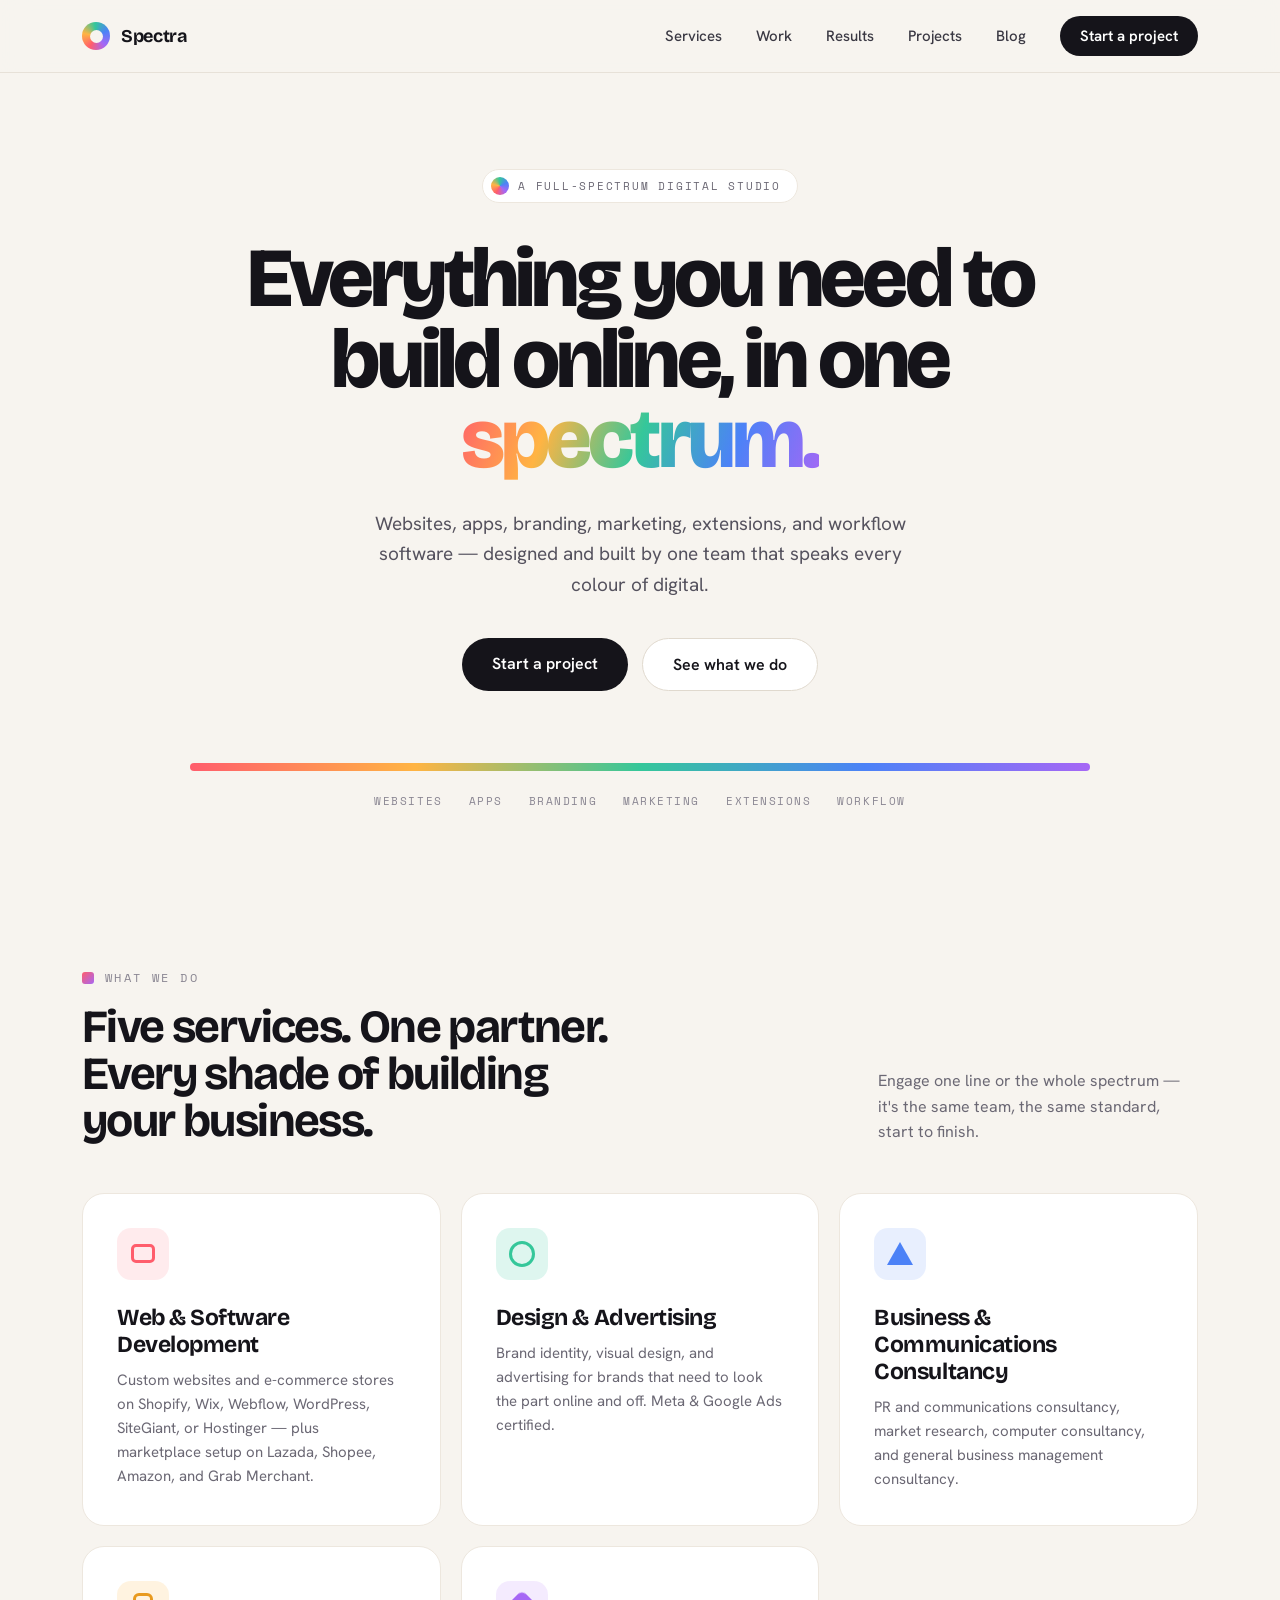
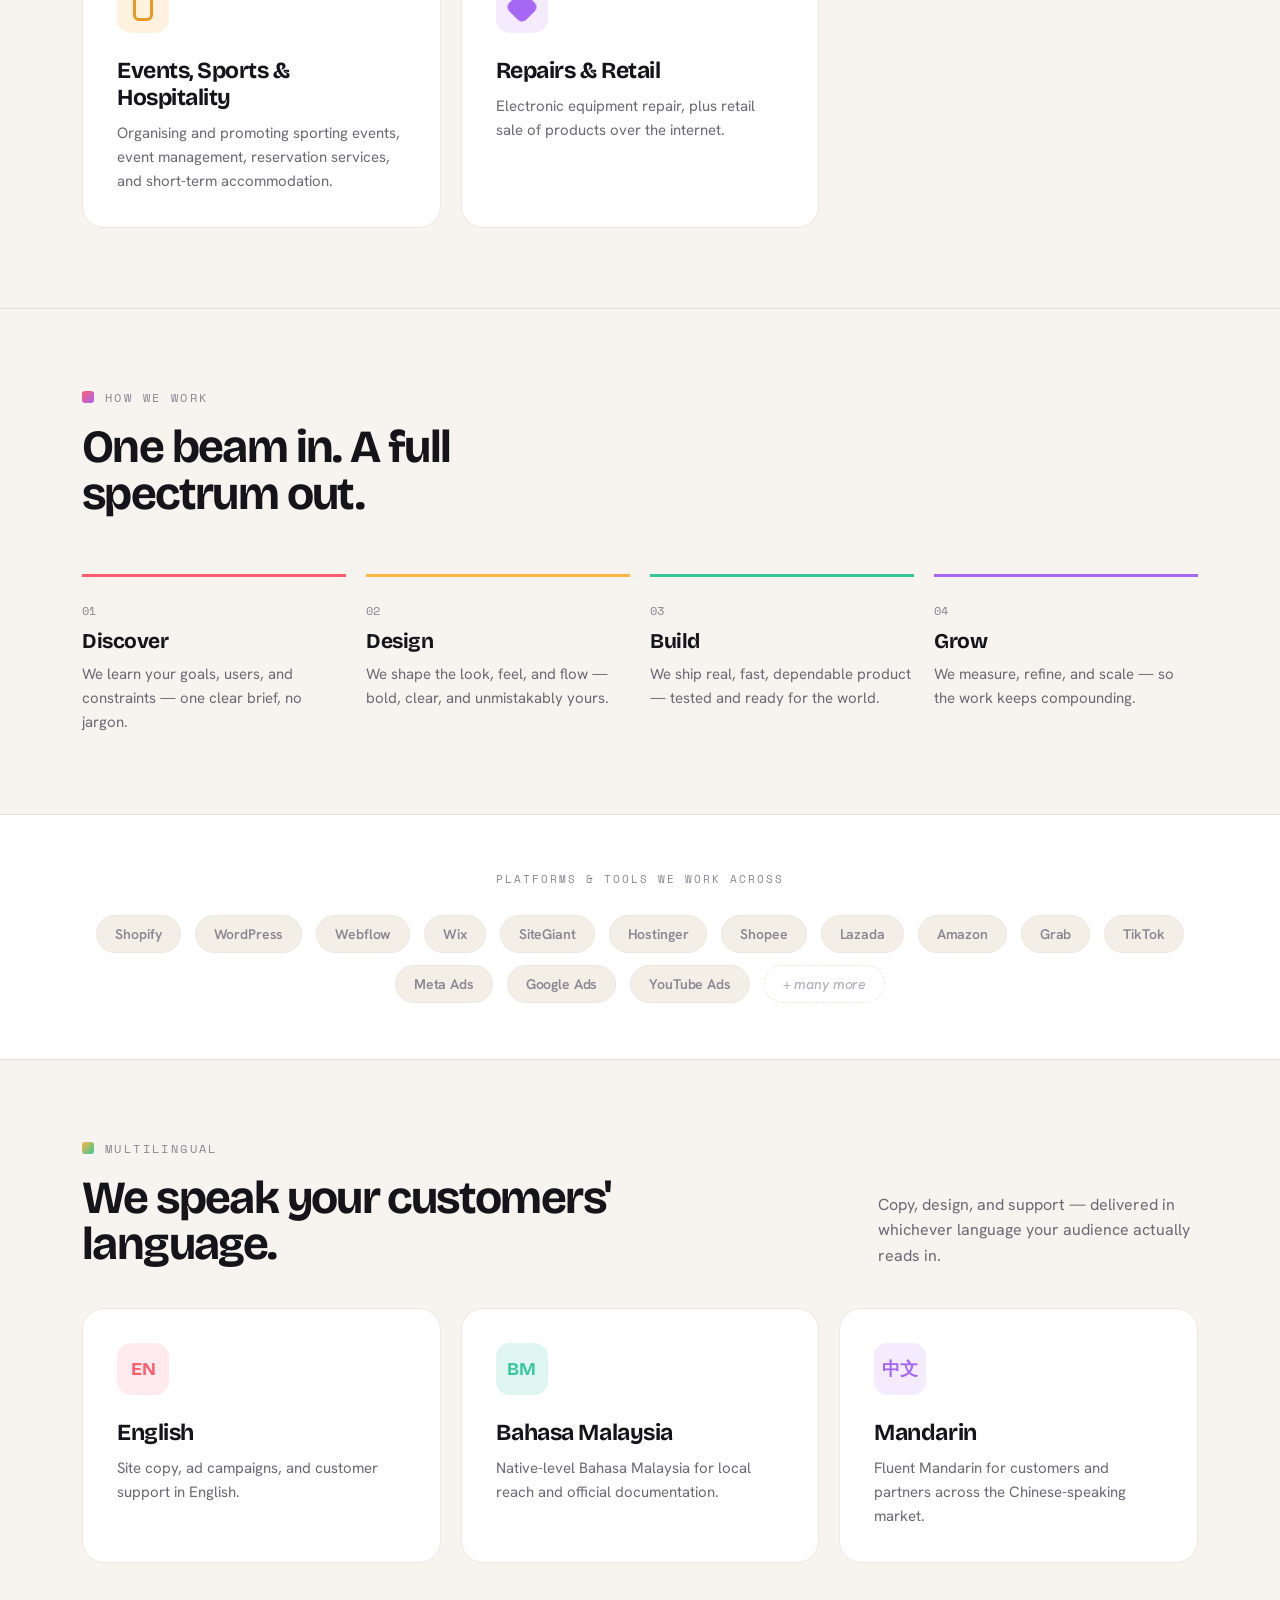
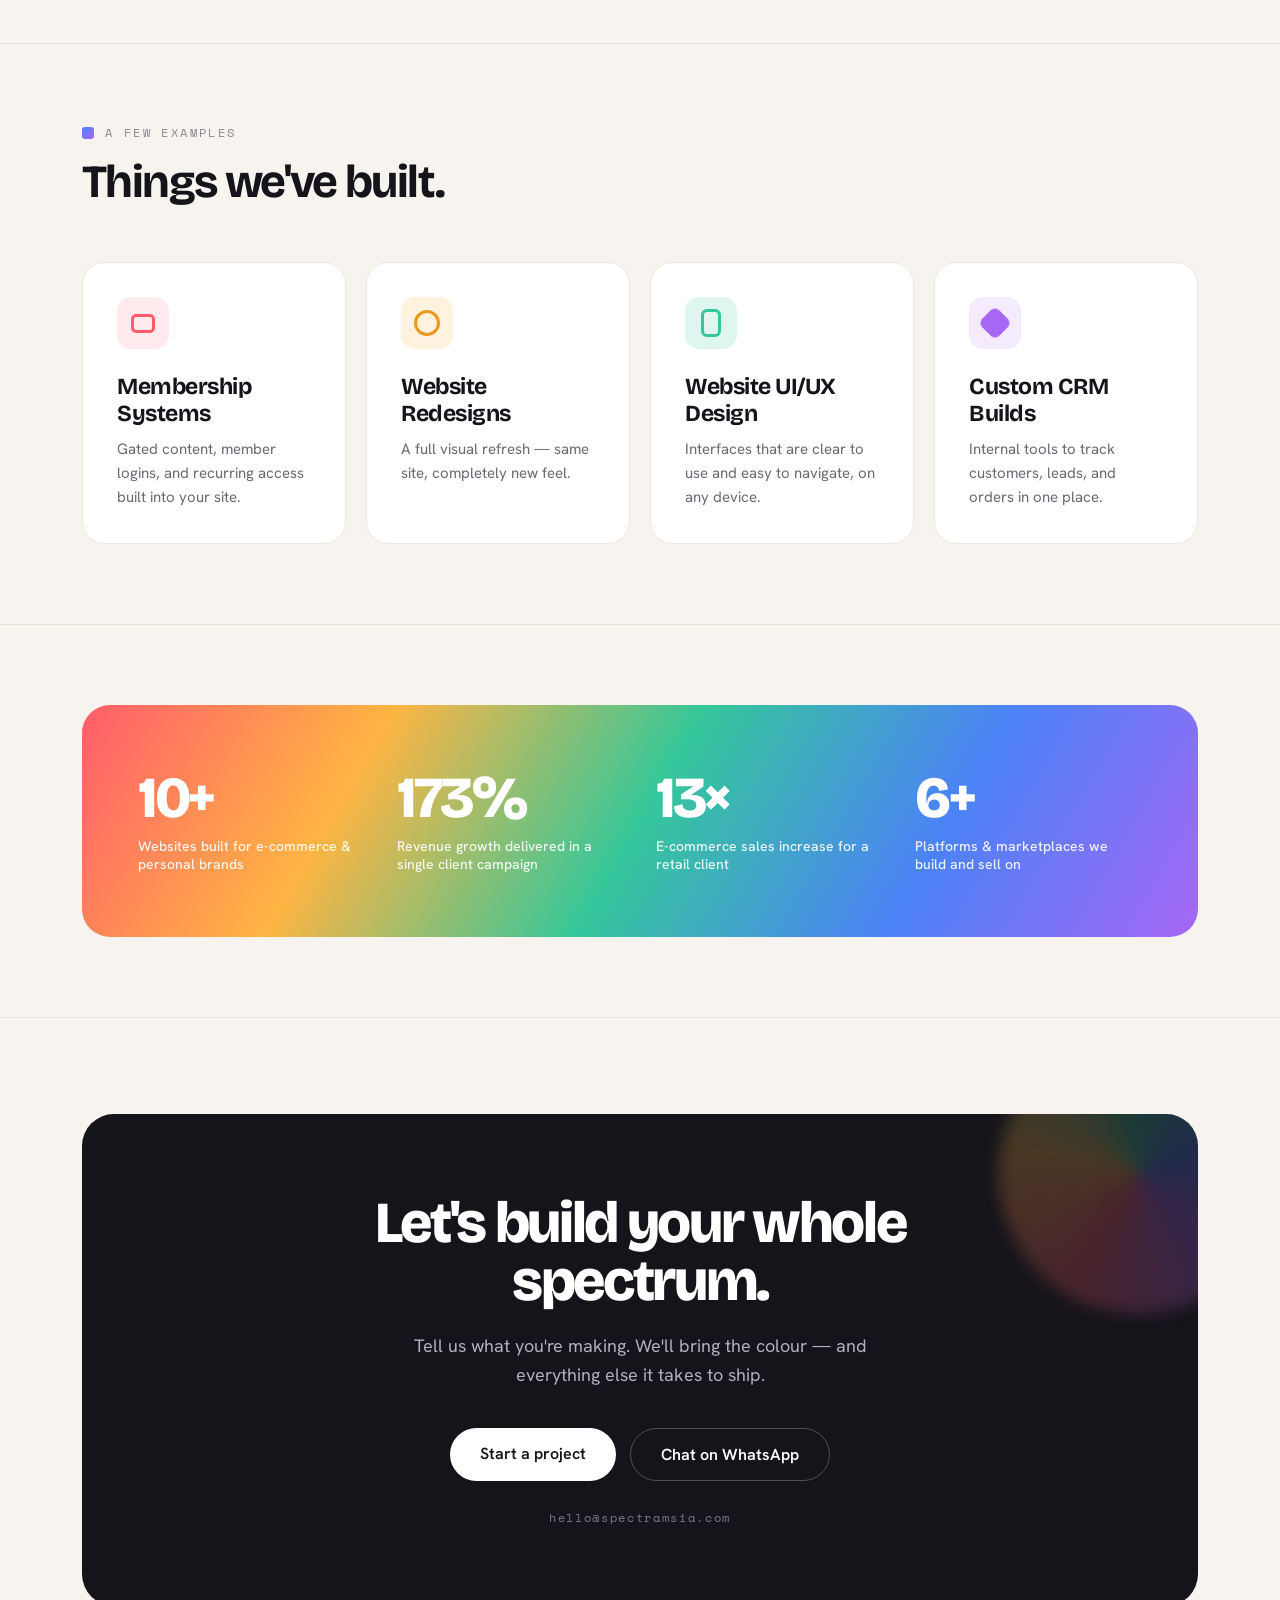
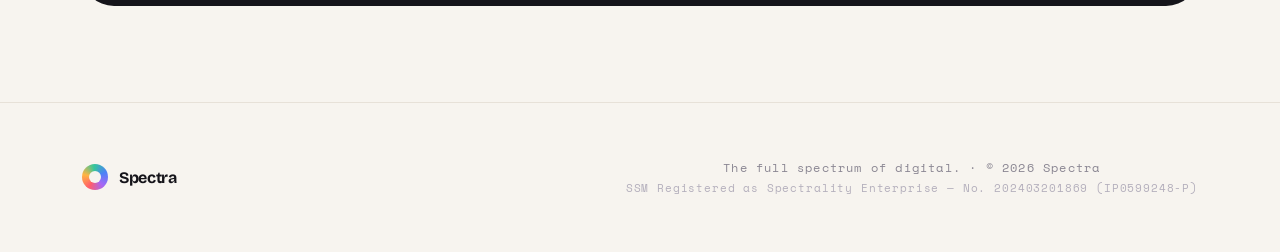
<file: index.html>
<!DOCTYPE html>
<html lang="en">
<head>
<meta charset="UTF-8">
<meta name="viewport" content="width=device-width, initial-scale=1.0">
<title>Spectra | Web Design, Branding &amp; Advertising Studio, Selangor</title>
<meta name="description" content="Spectra builds websites, apps, branding, and marketing for e-commerce and personal brands across Malaysia — Shopify, Wix, Webflow, WordPress, and more.">
<meta name="robots" content="index, follow">
<link rel="canonical" href="https://www.spectramsia.com/">
<meta name="theme-color" content="#15141A">

<!-- Favicon -->
<link rel="icon" href="/favicon.ico" sizes="32x32">
<link rel="icon" type="image/png" sizes="16x16" href="/favicon-16x16.png">
<link rel="icon" type="image/png" sizes="32x32" href="/favicon-32x32.png">
<link rel="icon" type="image/png" sizes="48x48" href="/favicon-48x48.png">
<link rel="apple-touch-icon" sizes="180x180" href="/apple-touch-icon.png">

<!-- Open Graph -->
<meta property="og:type" content="website">
<meta property="og:site_name" content="Spectra">
<meta property="og:title" content="Spectra | Web Design, Branding &amp; Advertising Studio">
<meta property="og:description" content="Websites, apps, branding, and marketing for e-commerce and personal brands across Malaysia — one team, every colour of digital.">
<meta property="og:url" content="https://www.spectramsia.com/">
<meta property="og:locale" content="en_US">

<!-- Twitter Card -->
<meta name="twitter:card" content="summary">
<meta name="twitter:title" content="Spectra | Web Design, Branding &amp; Advertising Studio">
<meta name="twitter:description" content="Websites, apps, branding, and marketing for e-commerce and personal brands across Malaysia — one team, every colour of digital.">

<link rel="preconnect" href="https://fonts.googleapis.com">
<link rel="preconnect" href="https://fonts.gstatic.com" crossorigin>
<link href="https://fonts.googleapis.com/css2?family=Bricolage+Grotesque:wght@400;500;700;800&family=Hanken+Grotesk:wght@500;600;700&family=Space+Mono:wght@400;700&display=swap" rel="stylesheet">

<script type="application/ld+json">
{
  "@context": "https://schema.org",
  "@type": "ProfessionalService",
  "name": "Spectra",
  "legalName": "Spectrality Enterprise",
  "description": "Web design, branding and advertising studio building websites, apps, and marketing for e-commerce and personal brands, plus event and sports facilitation as a secondary service.",
  "url": "https://www.spectramsia.com/",
  "address": {
    "@type": "PostalAddress",
    "streetAddress": "C-11-06 The Zest, Bandara Kinrara 9",
    "addressLocality": "Puchong",
    "addressRegion": "Selangor",
    "postalCode": "47180",
    "addressCountry": "MY"
  },
  "areaServed": "MY",
  "priceRange": "$$",
  "sameAs": [],
  "hasOfferCatalog": {
    "@type": "OfferCatalog",
    "name": "Services",
    "itemListElement": [
      { "@type": "Offer", "itemOffered": { "@type": "Service", "name": "Web & Software Development", "description": "Custom websites and e-commerce stores on Shopify, Wix, Webflow, WordPress, SiteGiant, or Hostinger." } },
      { "@type": "Offer", "itemOffered": { "@type": "Service", "name": "Design & Advertising", "description": "Brand identity, design, and Meta/Google Ads campaigns." } },
      { "@type": "Offer", "itemOffered": { "@type": "Service", "name": "Business & Communications Consultancy", "description": "PR, market research, and business management consultancy." } },
      { "@type": "Offer", "itemOffered": { "@type": "Service", "name": "Events, Sports & Hospitality", "description": "Organising and promoting sporting events, event management, and short-term accommodation." } },
      { "@type": "Offer", "itemOffered": { "@type": "Service", "name": "Repairs & Retail", "description": "Electronic equipment repair and retail sale of products online." } }
    ]
  }
}
</script>

<style>
  * { margin:0; padding:0; box-sizing:border-box; }
  html { scroll-behavior:smooth; }
  html, body { overflow-x:hidden; max-width:100%; }
  body { background:#F7F4EF; font-family:'Hanken Grotesk',sans-serif; color:#15141A; -webkit-font-smoothing:antialiased; -webkit-text-size-adjust:100%; }
  ::selection { background:#A667F5; color:#fff; }
  a { text-decoration:none; color:inherit; }
  .rise { animation: rise 0.7s ease-out both; }
  @keyframes rise { from{opacity:0; transform:translateY(10px);} to{opacity:1; transform:translateY(0);} }
  @media (prefers-reduced-motion: reduce) { .rise { animation:none; } }

  .btn-dark:hover { background:#2B2933; }
  .btn-light:hover { border-color:#15141A; }
  .service-card:hover { border-color: var(--hover-color, #15141A); }

  /* ---------- NAV / MOBILE MENU ---------- */
  .nav-toggle-input{ display:none; }
  .nav-toggle-label{
    display:none; width:36px; height:36px; align-items:center; justify-content:center;
    cursor:pointer; border-radius:8px; flex-shrink:0;
  }
  .nav-toggle-label span, .nav-toggle-label span::before, .nav-toggle-label span::after{
    content:""; display:block; width:20px; height:2px; background:#15141A; border-radius:2px;
    position:relative; transition:transform 0.2s ease, opacity 0.2s ease;
  }
  .nav-toggle-label span::before{ position:absolute; top:-6px; }
  .nav-toggle-label span::after{ position:absolute; top:6px; }
  .mobile-menu{ display:none; }

  @media (max-width:860px){
    .nav-links{ display:none !important; }
    .nav-toggle-label{ display:flex !important; }
    .nav-cta-desktop{ display:none !important; }

    .mobile-menu{
      display:block; max-height:0; overflow:hidden; list-style:none;
      background:#fff; border-top:1px solid #E7E1D8; transition:max-height 0.25s ease;
    }
    .mobile-menu li{ border-bottom:1px solid #EDE7DE; }
    .mobile-menu a{ display:block; padding:14px 32px; font-size:15px; font-weight:500; }
    .mobile-menu .mm-cta{ font-weight:600; color:#A667F5; }
    .nav-toggle-input:checked ~ .mobile-menu{ max-height:280px; }
    .nav-toggle-input:checked ~ .nav-bar .nav-toggle-label span{ background:transparent; }
    .nav-toggle-input:checked ~ .nav-bar .nav-toggle-label span::before{ transform:translateY(6px) rotate(45deg); }
    .nav-toggle-input:checked ~ .nav-bar .nav-toggle-label span::after{ transform:translateY(-6px) rotate(-45deg); }
  }

  /* ---------- HERO ---------- */
  .hero-wrap{ max-width:1180px; margin:0 auto; padding:96px 32px 80px; text-align:center; display:flex; flex-direction:column; align-items:center; }
  .hero-title{ font-family:'Bricolage Grotesque',sans-serif; font-weight:800; font-size:84px; line-height:0.96; letter-spacing:-0.045em; max-width:960px; }
  .hero-lead{ font-size:19px; line-height:1.6; color:#55525E; max-width:560px; margin-top:28px; }
  .hero-ctas{ display:flex; gap:14px; margin-top:38px; flex-wrap:wrap; justify-content:center; }
  .hero-ticker{ display:flex; flex-wrap:wrap; justify-content:center; gap:10px 26px; margin-top:22px; }
  .hero-ticker span{ font-family:'Space Mono',monospace; font-size:11px; letter-spacing:0.14em; text-transform:uppercase; color:#8A8692; }

  @media (max-width:760px){
    .hero-wrap{ padding:56px 24px 56px; }
    .hero-title{ font-size:40px !important; line-height:1.04 !important; letter-spacing:-0.03em !important; }
    .hero-lead{ font-size:16px !important; }
    .hero-ctas{ flex-direction:column; align-items:stretch; width:100%; margin-top:28px; }
    .hero-ctas a{ text-align:center; width:100%; }
    .spectrum-beam{ margin-top:44px !important; }
  }
  @media (max-width:420px){
    .hero-ticker{ gap:8px 16px; }
    .hero-ticker span{ font-size:10px; }
  }

  /* ---------- PLATFORM ROW ---------- */
  .platform-row{ display:flex; flex-wrap:wrap; justify-content:center; gap:12px 14px; }
  .platform-row span{
    font-family:'Hanken Grotesk',sans-serif; font-weight:600; font-size:14px;
    color:#8A8692; background:#F3EFE7; border:1px solid #EDE7DE;
    padding:9px 18px; border-radius:999px; letter-spacing:-0.01em;
    transition:color 0.2s ease, border-color 0.2s ease;
  }
  .platform-row span:hover{ color:#15141A; border-color:#D8D0C2; }
  .platform-row .platform-more{ color:#B4AFBC; font-style:italic; font-weight:500; background:transparent; border-style:dashed; }
  @media (max-width:600px){
    .platform-row{ gap:8px 10px; }
    .platform-row span{ font-size:12.5px; padding:7px 14px; }
  }

  /* ---------- SECTION HEAD ---------- */
  .sec-head{ display:flex; align-items:flex-end; justify-content:space-between; flex-wrap:wrap; gap:20px; margin-bottom:48px; }
  .sec-title{ font-family:'Bricolage Grotesque',sans-serif; font-weight:700; font-size:46px; line-height:1.02; letter-spacing:-0.035em; max-width:560px; }
  .sec-sub{ font-size:16px; line-height:1.6; color:#6B6874; max-width:320px; }
  @media (max-width:760px){
    .sec-title{ font-size:28px !important; }
    section{ padding-left:24px; padding-right:24px; }
  }

  /* ---------- GRIDS ---------- */
  .grid-3{ display:grid; grid-template-columns:repeat(3,1fr); gap:20px; }
  .grid-4{ display:grid; grid-template-columns:repeat(4,1fr); gap:20px; }
  @media (max-width:860px){
    .grid-3{ grid-template-columns:repeat(2,1fr) !important; }
    .grid-4{ grid-template-columns:repeat(2,1fr) !important; }
  }
  @media (max-width:560px){
    .grid-3{ grid-template-columns:1fr !important; }
    .grid-4{ grid-template-columns:1fr !important; }
  }

  .service-card{ background:#fff; border:1px solid #EDE7DE; border-radius:22px; padding:34px; display:block; }
  .service-card h3{ font-family:'Bricolage Grotesque',sans-serif; font-weight:700; font-size:23px; letter-spacing:-0.02em; margin-bottom:10px; }
  .service-card p{ font-size:15px; line-height:1.6; color:#6B6874; }
  .icon-box{ width:52px; height:52px; border-radius:14px; display:flex; align-items:center; justify-content:center; margin-bottom:24px; }
  @media (max-width:760px){ .service-card{ padding:26px; } }

  /* ---------- PROCESS ---------- */
  .process-step{ padding-top:22px; border-top:3px solid; }
  .process-step h3{ font-family:'Bricolage Grotesque',sans-serif; font-weight:700; font-size:21px; letter-spacing:-0.02em; margin:8px 0 8px; }
  .process-step p{ font-size:15px; line-height:1.6; color:#6B6874; }

  /* ---------- PROOF / STATS ---------- */
  .proof-box{ border-radius:28px; background:linear-gradient(120deg,#FF5D6C,#FFB443,#35C79A,#4C82F7,#A667F5); padding:64px 56px; }
  .proof-grid{ display:grid; grid-template-columns:repeat(4,1fr); gap:32px; }
  .proof-num{ font-family:'Bricolage Grotesque',sans-serif; font-weight:800; font-size:58px; line-height:1; letter-spacing:-0.04em; color:#fff; }
  .proof-label{ font-size:14px; color:rgba(255,255,255,0.9); margin-top:10px; font-weight:500; }
  @media (max-width:860px){
    .proof-box{ padding:44px 28px; }
    .proof-grid{ grid-template-columns:repeat(2,1fr) !important; row-gap:36px; }
    .proof-num{ font-size:42px !important; }
  }
  @media (max-width:480px){
    .proof-grid{ grid-template-columns:1fr !important; }
  }

  /* ---------- CTA ---------- */
  .cta-box{ background:#15141A; border-radius:32px; padding:80px 56px; text-align:center; position:relative; overflow:hidden; }
  .cta-title{ font-family:'Bricolage Grotesque',sans-serif; font-weight:800; font-size:58px; line-height:1; letter-spacing:-0.04em; color:#fff; max-width:640px; margin:0 auto; }
  .cta-sub{ font-size:18px; line-height:1.6; color:#B4AFBC; max-width:480px; margin:22px auto 0; }
  @media (max-width:760px){
    .cta-box{ padding:52px 28px; border-radius:24px; }
    .cta-title{ font-size:34px !important; }
    .cta-sub{ font-size:15px !important; }
    .cta-box div[style*="display:flex"]{ flex-direction:column; align-items:stretch; }
    .cta-box a{ text-align:center; }
  }

  /* ---------- FOOTER ---------- */
  .footer-inner{ max-width:1180px; margin:0 auto; padding:56px 32px; display:flex; align-items:center; justify-content:space-between; flex-wrap:wrap; gap:12px; }
  @media (max-width:560px){
    .footer-inner{ flex-direction:column; text-align:center; padding:40px 24px; }
  }
</style>
</head>
<body>

<div style="overflow-x:hidden;">

  <!-- ===== NAV ===== -->
  <input type="checkbox" id="nav-toggle" class="nav-toggle-input">
  <nav class="nav-bar" style="position:sticky;top:0;z-index:50;backdrop-filter:blur(14px);background:rgba(247,244,239,0.9);border-bottom:1px solid #E7E1D8;">
    <div style="max-width:1180px;margin:0 auto;padding:16px 32px;display:flex;align-items:center;justify-content:space-between;">
      <a href="#top" style="display:flex;align-items:center;gap:11px;">
        <div style="width:28px;height:28px;border-radius:50%;background:conic-gradient(from 210deg,#FF5D6C,#FFB443,#35C79A,#4C82F7,#A667F5,#FF5D6C);display:flex;align-items:center;justify-content:center;" aria-hidden="true">
          <div style="width:13px;height:13px;border-radius:50%;background:#F7F4EF;"></div>
        </div>
        <span style="font-family:'Bricolage Grotesque',sans-serif;font-weight:700;font-size:18px;letter-spacing:-0.02em;">Spectra</span>
      </a>
      <div class="nav-links" style="display:flex;align-items:center;gap:34px;">
        <a href="#services" style="font-size:15px;font-weight:500;color:#3A3843;">Services</a>
        <a href="#work" style="font-size:15px;font-weight:500;color:#3A3843;">Work</a>
        <a href="#proof" style="font-size:15px;font-weight:500;color:#3A3843;">Results</a>
        <a href="/projects/" style="font-size:15px;font-weight:500;color:#3A3843;">Projects</a>
        <a href="/blog/" style="font-size:15px;font-weight:500;color:#3A3843;">Blog</a>
        <a href="#contact" class="btn-dark" style="font-family:'Hanken Grotesk',sans-serif;font-weight:600;font-size:15px;color:#fff;background:#15141A;padding:10px 20px;border-radius:999px;">Start a project</a>
      </div>
      <label for="nav-toggle" class="nav-toggle-label" aria-label="Toggle menu"><span></span></label>
    </div>
  </nav>
  <ul class="mobile-menu">
    <li><a href="#services">Services</a></li>
    <li><a href="#work">Work</a></li>
    <li><a href="#proof">Results</a></li>
    <li><a href="/projects/">Projects</a></li>
    <li><a href="/blog/">Blog</a></li>
    <li><a href="#contact" class="mm-cta">Start a project →</a></li>
  </ul>

  <!-- ===== HERO ===== -->
  <header id="top" class="hero-wrap">
    <div class="rise" style="display:inline-flex;align-items:center;gap:9px;background:#fff;border:1px solid #EDE7DE;border-radius:999px;padding:7px 16px 7px 8px;margin-bottom:36px;">
      <span style="width:18px;height:18px;border-radius:50%;background:conic-gradient(from 210deg,#FF5D6C,#FFB443,#35C79A,#4C82F7,#A667F5,#FF5D6C);" aria-hidden="true"></span>
      <span style="font-family:'Space Mono',monospace;font-size:11px;letter-spacing:0.16em;text-transform:uppercase;color:#6B6874;">A full-spectrum digital studio</span>
    </div>

    <h1 class="rise hero-title">
      Everything you need to<br>build online, in one<br>
      <span style="position:relative;display:inline-block;">
        <span style="background:linear-gradient(110deg,#FF5D6C,#FFB443,#35C79A,#4C82F7,#A667F5);-webkit-background-clip:text;background-clip:text;color:transparent;">spectrum.</span>
      </span>
    </h1>

    <p class="rise hero-lead">
      Websites, apps, branding, marketing, extensions, and workflow software — designed and built by one team that speaks every colour of digital.
    </p>

    <div class="rise hero-ctas">
      <a href="#contact" class="btn-dark" style="font-family:'Hanken Grotesk',sans-serif;font-weight:600;font-size:16px;color:#fff;background:#15141A;padding:15px 30px;border-radius:999px;">Start a project</a>
      <a href="#services" class="btn-light" style="font-family:'Hanken Grotesk',sans-serif;font-weight:600;font-size:16px;color:#15141A;background:#fff;border:1px solid #E0D9CE;padding:15px 30px;border-radius:999px;">See what we do</a>
    </div>

    <!-- spectrum beam -->
    <div class="rise spectrum-beam" style="width:100%;max-width:900px;height:8px;border-radius:8px;margin-top:72px;background:linear-gradient(90deg,#FF5D6C,#FFB443,#35C79A,#4C82F7,#A667F5);opacity:0.95;" aria-hidden="true"></div>
    <div class="hero-ticker">
      <span>Websites</span><span>Apps</span><span>Branding</span><span>Marketing</span><span>Extensions</span><span>Workflow</span>
    </div>
  </header>

  <!-- ===== SERVICES ===== -->
  <section id="services" style="max-width:1180px;margin:0 auto;padding:80px 32px;">
    <div class="sec-head">
      <div>
        <div style="display:flex;align-items:center;gap:11px;margin-bottom:18px;">
          <div style="height:12px;width:12px;border-radius:3px;background:linear-gradient(135deg,#FF5D6C,#A667F5);" aria-hidden="true"></div>
          <span style="font-family:'Space Mono',monospace;font-size:12px;letter-spacing:0.2em;text-transform:uppercase;color:#8A8692;">What we do</span>
        </div>
        <h2 class="sec-title">Five services. One partner. Every shade of building your business.</h2>
      </div>
      <p class="sec-sub">Engage one line or the whole spectrum — it's the same team, the same standard, start to finish.</p>
    </div>

    <div class="grid-3">
      <!-- Web & Software Development - Coral -->
      <a href="#contact" class="service-card" style="--hover-color:#FF5D6C;">
        <div class="icon-box" style="background:rgba(255,93,108,0.12);"><div style="width:24px;height:19px;border-radius:5px;border:3px solid #FF5D6C;"></div></div>
        <h3>Web &amp; Software Development</h3>
        <p>Custom websites and e-commerce stores on Shopify, Wix, Webflow, WordPress, SiteGiant, or Hostinger — plus marketplace setup on Lazada, Shopee, Amazon, and Grab Merchant.</p>
      </a>
      <!-- Design & Advertising - Jade -->
      <a href="#contact" class="service-card" style="--hover-color:#35C79A;">
        <div class="icon-box" style="background:rgba(53,199,154,0.16);"><div style="width:26px;height:26px;border-radius:50%;border:3px solid #35C79A;"></div></div>
        <h3>Design &amp; Advertising</h3>
        <p>Brand identity, visual design, and advertising for brands that need to look the part online and off. Meta &amp; Google Ads certified.</p>
      </a>
      <!-- Business Consultancy - Azure -->
      <a href="#contact" class="service-card" style="--hover-color:#4C82F7;">
        <div class="icon-box" style="background:rgba(76,130,247,0.13);"><div style="width:0;height:0;border-left:13px solid transparent;border-right:13px solid transparent;border-bottom:23px solid #4C82F7;"></div></div>
        <h3>Business &amp; Communications Consultancy</h3>
        <p>PR and communications consultancy, market research, computer consultancy, and general business management consultancy.</p>
      </a>
      <!-- Events, Sports & Hospitality - Amber -->
      <a href="#contact" class="service-card" style="--hover-color:#E89A20;">
        <div class="icon-box" style="background:rgba(255,180,67,0.16);"><div style="width:20px;height:28px;border-radius:6px;border:3px solid #E89A20;"></div></div>
        <h3>Events, Sports &amp; Hospitality</h3>
        <p>Organising and promoting sporting events, event management, reservation services, and short-term accommodation.</p>
      </a>
      <!-- Repairs & Retail - Violet -->
      <a href="#contact" class="service-card" style="--hover-color:#A667F5;">
        <div class="icon-box" style="background:rgba(166,103,245,0.13);"><div style="width:24px;height:24px;background:#A667F5;transform:rotate(45deg);border-radius:6px;"></div></div>
        <h3>Repairs &amp; Retail</h3>
        <p>Electronic equipment repair, plus retail sale of products over the internet.</p>
      </a>
    </div>
  </section>

  <!-- ===== HOW WE WORK ===== -->
  <section id="process" style="border-top:1px solid #E7E1D8;">
    <div style="max-width:1180px;margin:0 auto;padding:80px 32px;">
      <div style="display:flex;align-items:center;gap:11px;margin-bottom:18px;">
        <div style="height:12px;width:12px;border-radius:3px;background:linear-gradient(135deg,#FF5D6C,#A667F5);" aria-hidden="true"></div>
        <span style="font-family:'Space Mono',monospace;font-size:12px;letter-spacing:0.2em;text-transform:uppercase;color:#8A8692;">How we work</span>
      </div>
      <h2 class="sec-title" style="margin-bottom:56px;">One beam in. A full spectrum out.</h2>

      <div class="grid-4">
        <div class="process-step" style="border-color:#FF5D6C;">
          <span style="font-family:'Space Mono',monospace;font-size:12px;color:#8A8692;">01</span>
          <h3>Discover</h3>
          <p>We learn your goals, users, and constraints — one clear brief, no jargon.</p>
        </div>
        <div class="process-step" style="border-color:#FFB443;">
          <span style="font-family:'Space Mono',monospace;font-size:12px;color:#8A8692;">02</span>
          <h3>Design</h3>
          <p>We shape the look, feel, and flow — bold, clear, and unmistakably yours.</p>
        </div>
        <div class="process-step" style="border-color:#35C79A;">
          <span style="font-family:'Space Mono',monospace;font-size:12px;color:#8A8692;">03</span>
          <h3>Build</h3>
          <p>We ship real, fast, dependable product — tested and ready for the world.</p>
        </div>
        <div class="process-step" style="border-color:#A667F5;">
          <span style="font-family:'Space Mono',monospace;font-size:12px;color:#8A8692;">04</span>
          <h3>Grow</h3>
          <p>We measure, refine, and scale — so the work keeps compounding.</p>
        </div>
      </div>
    </div>
  </section>

  <!-- ===== PLATFORMS STRIP ===== -->
  <section id="platforms" style="border-top:1px solid #E7E1D8;background:#fff;">
    <div style="max-width:1180px;margin:0 auto;padding:56px 32px;">
      <span style="display:block;text-align:center;font-family:'Space Mono',monospace;font-size:11px;letter-spacing:0.18em;text-transform:uppercase;color:#8A8692;margin-bottom:28px;">Platforms &amp; tools we work across</span>
      <div class="platform-row">
        <span>Shopify</span><span>WordPress</span><span>Webflow</span><span>Wix</span><span>SiteGiant</span>
        <span>Hostinger</span><span>Shopee</span><span>Lazada</span><span>Amazon</span><span>Grab</span>
        <span>TikTok</span><span>Meta Ads</span><span>Google Ads</span><span>YouTube Ads</span>
        <span class="platform-more">+ many more</span>
      </div>
    </div>
  </section>

  <!-- ===== LANGUAGES ===== -->
  <section id="languages" style="border-top:1px solid #E7E1D8;">
    <div style="max-width:1180px;margin:0 auto;padding:80px 32px;">
      <div class="sec-head" style="margin-bottom:40px;">
        <div>
          <div style="display:flex;align-items:center;gap:11px;margin-bottom:18px;">
            <div style="height:12px;width:12px;border-radius:3px;background:linear-gradient(135deg,#FFB443,#35C79A);" aria-hidden="true"></div>
            <span style="font-family:'Space Mono',monospace;font-size:12px;letter-spacing:0.2em;text-transform:uppercase;color:#8A8692;">Multilingual</span>
          </div>
          <h2 class="sec-title">We speak your customers' language.</h2>
        </div>
        <p class="sec-sub">Copy, design, and support — delivered in whichever language your audience actually reads in.</p>
      </div>

      <div class="grid-3">
        <div class="service-card" style="--hover-color:#FF5D6C;">
          <div class="icon-box" style="background:rgba(255,93,108,0.12);"><span style="font-family:'Bricolage Grotesque',sans-serif;font-weight:700;font-size:18px;color:#FF5D6C;">EN</span></div>
          <h3>English</h3>
          <p>Site copy, ad campaigns, and customer support in English.</p>
        </div>
        <div class="service-card" style="--hover-color:#35C79A;">
          <div class="icon-box" style="background:rgba(53,199,154,0.16);"><span style="font-family:'Bricolage Grotesque',sans-serif;font-weight:700;font-size:18px;color:#35C79A;">BM</span></div>
          <h3>Bahasa Malaysia</h3>
          <p>Native-level Bahasa Malaysia for local reach and official documentation.</p>
        </div>
        <div class="service-card" style="--hover-color:#A667F5;">
          <div class="icon-box" style="background:rgba(166,103,245,0.13);"><span style="font-family:'Bricolage Grotesque',sans-serif;font-weight:700;font-size:18px;color:#A667F5;">中文</span></div>
          <h3>Mandarin</h3>
          <p>Fluent Mandarin for customers and partners across the Chinese-speaking market.</p>
        </div>
      </div>
    </div>
  </section>

  <!-- ===== CAPABILITIES ===== -->
  <section id="work" style="border-top:1px solid #E7E1D8;">
    <div style="max-width:1180px;margin:0 auto;padding:80px 32px;">
      <div style="display:flex;align-items:center;gap:11px;margin-bottom:18px;">
        <div style="height:12px;width:12px;border-radius:3px;background:linear-gradient(135deg,#4C82F7,#A667F5);" aria-hidden="true"></div>
        <span style="font-family:'Space Mono',monospace;font-size:12px;letter-spacing:0.2em;text-transform:uppercase;color:#8A8692;">A few examples</span>
      </div>
      <h2 class="sec-title" style="margin-bottom:56px;">Things we've built.</h2>

      <div class="grid-4">
        <a href="#contact" class="service-card" style="--hover-color:#FF5D6C;">
          <div class="icon-box" style="background:rgba(255,93,108,0.12);"><div style="width:24px;height:19px;border-radius:5px;border:3px solid #FF5D6C;"></div></div>
          <h3>Membership Systems</h3>
          <p>Gated content, member logins, and recurring access built into your site.</p>
        </a>
        <a href="#contact" class="service-card" style="--hover-color:#FFB443;">
          <div class="icon-box" style="background:rgba(255,180,67,0.16);"><div style="width:26px;height:26px;border-radius:50%;border:3px solid #E89A20;"></div></div>
          <h3>Website Redesigns</h3>
          <p>A full visual refresh — same site, completely new feel.</p>
        </a>
        <a href="#contact" class="service-card" style="--hover-color:#35C79A;">
          <div class="icon-box" style="background:rgba(53,199,154,0.16);"><div style="width:20px;height:28px;border-radius:6px;border:3px solid #35C79A;"></div></div>
          <h3>Website UI/UX Design</h3>
          <p>Interfaces that are clear to use and easy to navigate, on any device.</p>
        </a>
        <a href="#contact" class="service-card" style="--hover-color:#A667F5;">
          <div class="icon-box" style="background:rgba(166,103,245,0.13);"><div style="width:24px;height:24px;background:#A667F5;transform:rotate(45deg);border-radius:6px;"></div></div>
          <h3>Custom CRM Builds</h3>
          <p>Internal tools to track customers, leads, and orders in one place.</p>
        </a>
      </div>
    </div>
  </section>


  <!-- ===== PROOF / STATS ===== -->
  <section id="proof" style="border-top:1px solid #E7E1D8;">
    <div style="max-width:1180px;margin:0 auto;padding:80px 32px;">
      <div class="proof-box">
        <div class="proof-grid">
          <div>
            <div class="proof-num">10+</div>
            <p class="proof-label">Websites built for e-commerce &amp; personal brands</p>
          </div>
          <div>
            <div class="proof-num">173%</div>
            <p class="proof-label">Revenue growth delivered in a single client campaign</p>
          </div>
          <div>
            <div class="proof-num">13×</div>
            <p class="proof-label">E-commerce sales increase for a retail client</p>
          </div>
          <div>
            <div class="proof-num">6+</div>
            <p class="proof-label">Platforms &amp; marketplaces we build and sell on</p>
          </div>
        </div>
      </div>
    </div>
  </section>

  <!-- ===== CTA ===== -->
  <section id="contact" style="border-top:1px solid #E7E1D8;">
    <div style="max-width:1180px;margin:0 auto;padding:96px 32px;">
      <div class="cta-box">
        <div style="position:absolute;top:-80px;right:-80px;width:280px;height:280px;border-radius:50%;background:conic-gradient(from 210deg,#FF5D6C,#FFB443,#35C79A,#4C82F7,#A667F5,#FF5D6C);opacity:0.22;filter:blur(8px);" aria-hidden="true"></div>
        <div style="position:relative;">
          <h2 class="cta-title">Let's build your whole spectrum.</h2>
          <p class="cta-sub">Tell us what you're making. We'll bring the colour — and everything else it takes to ship.</p>
          <div style="display:flex;gap:14px;margin-top:38px;justify-content:center;flex-wrap:wrap;">
            <a href="mailto:hello@spectramsia.com" style="font-family:'Hanken Grotesk',sans-serif;font-weight:600;font-size:16px;color:#15141A;background:#fff;padding:15px 30px;border-radius:999px;">Start a project</a>
            <a href="https://wa.me/601151725789" target="_blank" rel="noopener" style="font-family:'Hanken Grotesk',sans-serif;font-weight:600;font-size:16px;color:#fff;border:1px solid rgba(255,255,255,0.25);padding:15px 30px;border-radius:999px;">Chat on WhatsApp</a>
          </div>
          <p style="font-family:'Space Mono',monospace;font-size:12px;letter-spacing:0.14em;color:#7C7986;margin-top:28px;">hello@spectramsia.com</p>
        </div>
      </div>
    </div>
  </section>

  <!-- ===== FOOTER ===== -->
  <footer style="border-top:1px solid #E7E1D8;">
    <div class="footer-inner">
      <div style="display:flex;align-items:center;gap:11px;">
        <div style="width:26px;height:26px;border-radius:50%;background:conic-gradient(from 210deg,#FF5D6C,#FFB443,#35C79A,#4C82F7,#A667F5,#FF5D6C);display:flex;align-items:center;justify-content:center;" aria-hidden="true"><div style="width:12px;height:12px;border-radius:50%;background:#F7F4EF;"></div></div>
        <span style="font-family:'Bricolage Grotesque',sans-serif;font-weight:700;font-size:16px;letter-spacing:-0.02em;">Spectra</span>
      </div>
      <div style="text-align:center;">
        <div style="font-family:'Space Mono',monospace;font-size:12px;letter-spacing:0.1em;color:#8A8692;">The full spectrum of digital. · © 2026 Spectra</div>
        <div style="font-family:'Space Mono',monospace;font-size:10.5px;letter-spacing:0.08em;color:#B4AFBC;margin-top:4px;">SSM Registered as Spectrality Enterprise — No. 202403201869 (IP0599248-P)</div>
      </div>
    </div>
  </footer>

</div>
</body>
</html>
</file>
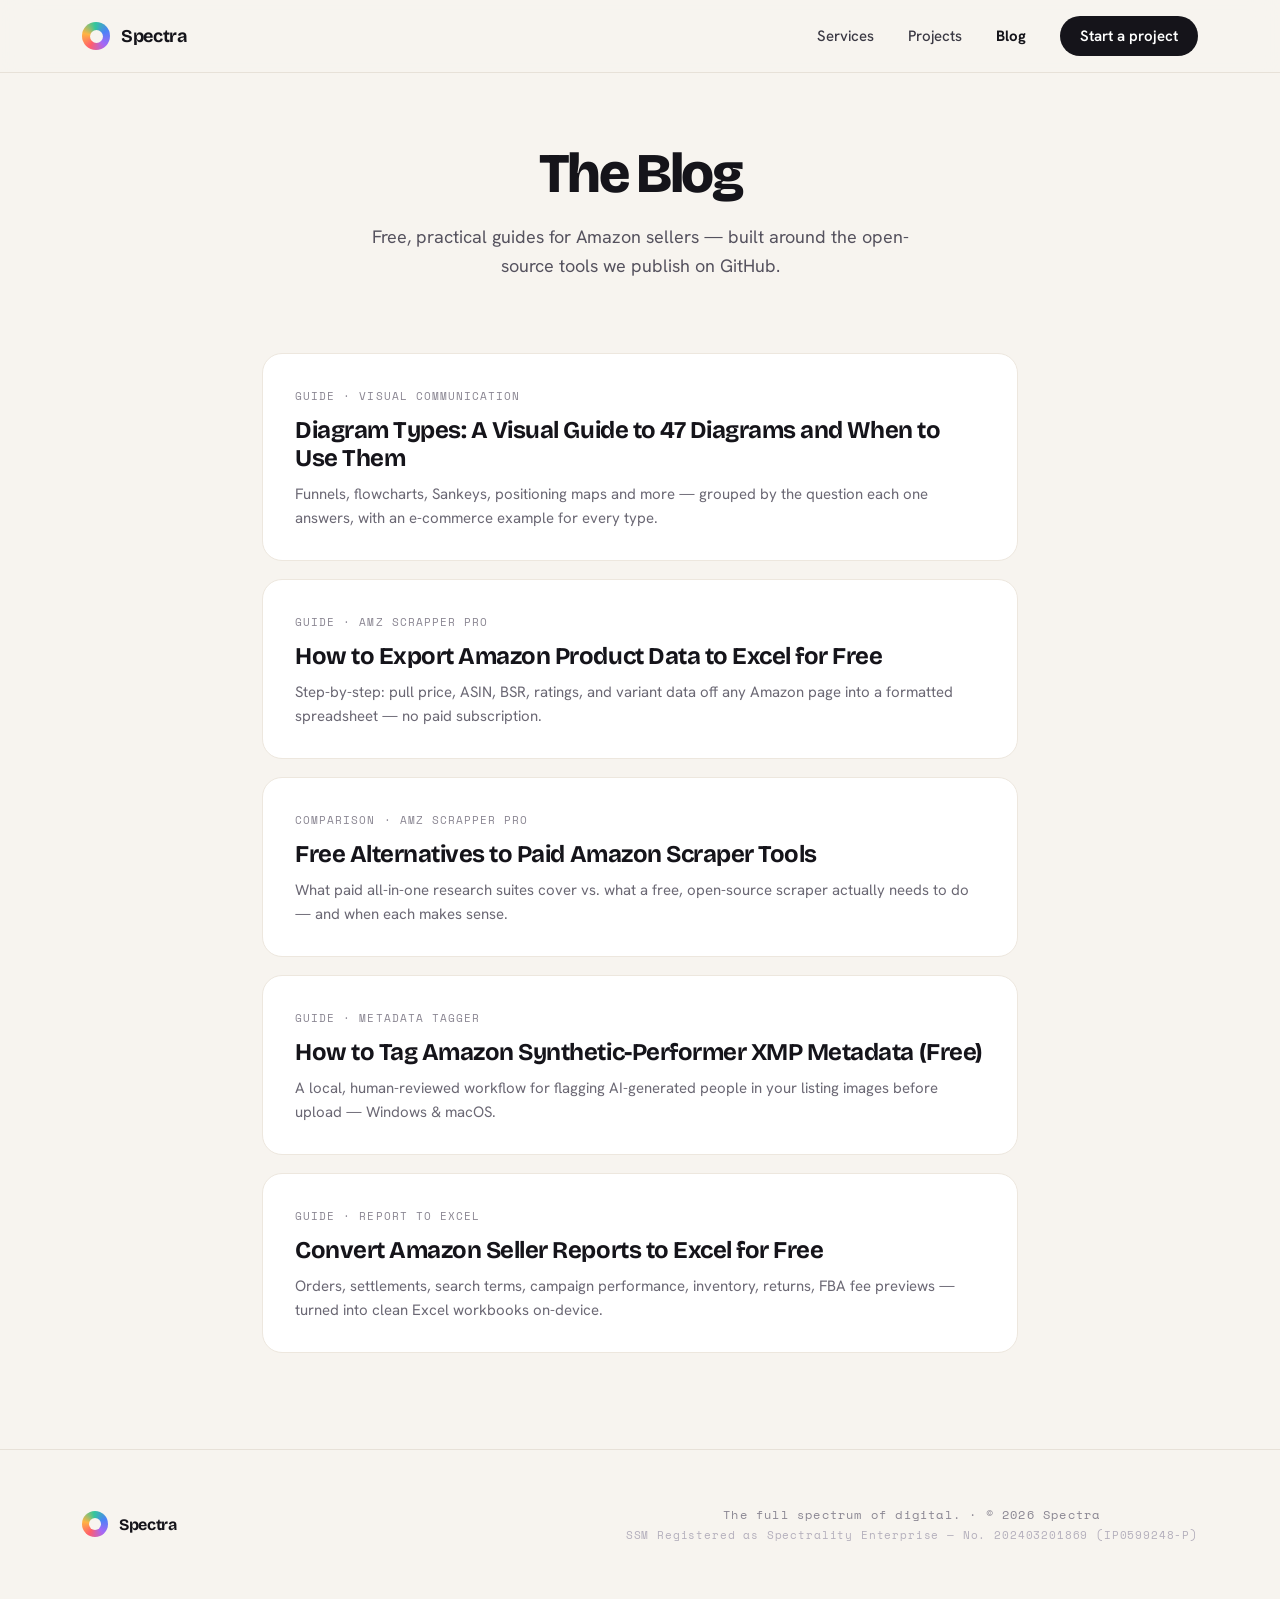
<file: blog/index.html>
<!DOCTYPE html>
<html lang="en">
<head>
<meta charset="UTF-8">
<meta name="viewport" content="width=device-width, initial-scale=1.0">
<title>Blog | Spectra</title>
<meta name="description" content="Free how-to guides for Amazon sellers: exporting product data to Excel, tagging AI-generated listing images, and converting seller reports — using Spectra's open-source tools.">
<meta name="robots" content="index, follow">
<link rel="canonical" href="https://www.spectramsia.com/blog/">
<meta name="theme-color" content="#15141A">

<meta property="og:type" content="website">
<meta property="og:site_name" content="Spectra">
<meta property="og:title" content="Blog | Spectra">
<meta property="og:description" content="Free how-to guides for Amazon sellers, built around Spectra's open-source tools.">
<meta property="og:url" content="https://www.spectramsia.com/blog/">
<meta property="og:locale" content="en_US">

<link rel="preconnect" href="https://fonts.googleapis.com">
<link rel="preconnect" href="https://fonts.gstatic.com" crossorigin>
<link href="https://fonts.googleapis.com/css2?family=Bricolage+Grotesque:wght@400;500;700;800&family=Hanken+Grotesk:wght@500;600;700&family=Space+Mono:wght@400;700&display=swap" rel="stylesheet">

<link rel="icon" href="/favicon.ico" sizes="32x32">
<link rel="icon" type="image/png" sizes="16x16" href="/favicon-16x16.png">
<link rel="icon" type="image/png" sizes="32x32" href="/favicon-32x32.png">
<link rel="icon" type="image/png" sizes="48x48" href="/favicon-48x48.png">
<link rel="apple-touch-icon" sizes="180x180" href="/apple-touch-icon.png">

<script type="application/ld+json">
{
  "@context": "https://schema.org",
  "@type": "Blog",
  "name": "Spectra Blog",
  "url": "https://www.spectramsia.com/blog/",
  "publisher": { "@type": "Organization", "name": "Spectra", "url": "https://www.spectramsia.com/" }
}
</script>

<style>
  * { margin:0; padding:0; box-sizing:border-box; }
  html { scroll-behavior:smooth; }
  html, body { overflow-x:hidden; max-width:100%; }
  body { background:#F7F4EF; font-family:'Hanken Grotesk',sans-serif; color:#15141A; -webkit-font-smoothing:antialiased; -webkit-text-size-adjust:100%; }
  ::selection { background:#A667F5; color:#fff; }
  a { text-decoration:none; color:inherit; }

  .btn-dark:hover { background:#2B2933; }
  .post-card:hover { border-color:#15141A; }

  .nav-toggle-input{ display:none; }
  .nav-toggle-label{ display:none; width:36px; height:36px; align-items:center; justify-content:center; cursor:pointer; border-radius:8px; flex-shrink:0; }
  .nav-toggle-label span, .nav-toggle-label span::before, .nav-toggle-label span::after{
    content:""; display:block; width:20px; height:2px; background:#15141A; border-radius:2px;
    position:relative; transition:transform 0.2s ease, opacity 0.2s ease;
  }
  .nav-toggle-label span::before{ position:absolute; top:-6px; }
  .nav-toggle-label span::after{ position:absolute; top:6px; }
  .mobile-menu{ display:none; }
  @media (max-width:860px){
    .nav-links{ display:none !important; }
    .nav-toggle-label{ display:flex !important; }
    .mobile-menu{ display:block; max-height:0; overflow:hidden; list-style:none; background:#fff; border-top:1px solid #E7E1D8; transition:max-height 0.25s ease; }
    .mobile-menu li{ border-bottom:1px solid #EDE7DE; }
    .mobile-menu a{ display:block; padding:14px 32px; font-size:15px; font-weight:500; }
    .mobile-menu .mm-cta{ font-weight:600; color:#A667F5; }
    .nav-toggle-input:checked ~ .mobile-menu{ max-height:320px; }
    .nav-toggle-input:checked ~ .nav-bar .nav-toggle-label span{ background:transparent; }
    .nav-toggle-input:checked ~ .nav-bar .nav-toggle-label span::before{ transform:translateY(6px) rotate(45deg); }
    .nav-toggle-input:checked ~ .nav-bar .nav-toggle-label span::after{ transform:translateY(-6px) rotate(-45deg); }
  }

  .hero-wrap{ max-width:900px; margin:0 auto; padding:72px 32px 48px; text-align:center; }
  .hero-title{ font-family:'Bricolage Grotesque',sans-serif; font-weight:800; font-size:56px; line-height:1.04; letter-spacing:-0.045em; }
  .hero-lead{ font-size:18px; line-height:1.6; color:#55525E; max-width:560px; margin:20px auto 0; }
  @media (max-width:760px){
    .hero-wrap{ padding:48px 24px 32px; }
    .hero-title{ font-size:34px !important; }
    .hero-lead{ font-size:16px !important; }
  }

  .post-list{ max-width:820px; margin:0 auto; padding:24px 32px 96px; display:flex; flex-direction:column; gap:18px; }
  .post-card{ background:#fff; border:1px solid #EDE7DE; border-radius:20px; padding:30px 32px; display:block; }
  .post-tag{ display:inline-block; font-family:'Space Mono',monospace; font-size:10.5px; letter-spacing:0.1em; text-transform:uppercase; color:#8A8692; margin-bottom:12px; }
  .post-card h2{ font-family:'Bricolage Grotesque',sans-serif; font-weight:700; font-size:24px; letter-spacing:-0.02em; margin-bottom:10px; }
  .post-card p{ font-size:15px; line-height:1.6; color:#6B6874; }
  @media (max-width:600px){ .post-card{ padding:24px; } }

  .footer-inner{ max-width:1180px; margin:0 auto; padding:56px 32px; display:flex; align-items:center; justify-content:space-between; flex-wrap:wrap; gap:12px; }
  @media (max-width:560px){ .footer-inner{ flex-direction:column; text-align:center; padding:40px 24px; } }
</style>
</head>
<body>

<div style="overflow-x:hidden;">

  <input type="checkbox" id="nav-toggle" class="nav-toggle-input">
  <nav class="nav-bar" style="position:sticky;top:0;z-index:50;backdrop-filter:blur(14px);background:rgba(247,244,239,0.9);border-bottom:1px solid #E7E1D8;">
    <div style="max-width:1180px;margin:0 auto;padding:16px 32px;display:flex;align-items:center;justify-content:space-between;">
      <a href="/" style="display:flex;align-items:center;gap:11px;">
        <div style="width:28px;height:28px;border-radius:50%;background:conic-gradient(from 210deg,#FF5D6C,#FFB443,#35C79A,#4C82F7,#A667F5,#FF5D6C);display:flex;align-items:center;justify-content:center;" aria-hidden="true">
          <div style="width:13px;height:13px;border-radius:50%;background:#F7F4EF;"></div>
        </div>
        <span style="font-family:'Bricolage Grotesque',sans-serif;font-weight:700;font-size:18px;letter-spacing:-0.02em;">Spectra</span>
      </a>
      <div class="nav-links" style="display:flex;align-items:center;gap:34px;">
        <a href="/#services" style="font-size:15px;font-weight:500;color:#3A3843;">Services</a>
        <a href="/projects/" style="font-size:15px;font-weight:500;color:#3A3843;">Projects</a>
        <a href="/blog/" style="font-size:15px;font-weight:700;color:#15141A;">Blog</a>
        <a href="/#contact" class="btn-dark" style="font-family:'Hanken Grotesk',sans-serif;font-weight:600;font-size:15px;color:#fff;background:#15141A;padding:10px 20px;border-radius:999px;">Start a project</a>
      </div>
      <label for="nav-toggle" class="nav-toggle-label" aria-label="Toggle menu"><span></span></label>
    </div>
  </nav>
  <ul class="mobile-menu">
    <li><a href="/#services">Services</a></li>
    <li><a href="/projects/">Projects</a></li>
    <li><a href="/blog/">Blog</a></li>
    <li><a href="/#contact" class="mm-cta">Start a project →</a></li>
  </ul>

  <header class="hero-wrap">
    <h1 class="hero-title">The Blog</h1>
    <p class="hero-lead">Free, practical guides for Amazon sellers — built around the open-source tools we publish on GitHub.</p>
  </header>

  <main class="post-list">
    <a href="/blog/diagram-types-visual-guide/" class="post-card">
      <span class="post-tag">Guide · Visual communication</span>
      <h2>Diagram Types: A Visual Guide to 47 Diagrams and When to Use Them</h2>
      <p>Funnels, flowcharts, Sankeys, positioning maps and more — grouped by the question each one answers, with an e-commerce example for every type.</p>
    </a>
    <a href="/blog/free-amazon-product-data-export-excel/" class="post-card">
      <span class="post-tag">Guide · AMZ Scrapper Pro</span>
      <h2>How to Export Amazon Product Data to Excel for Free</h2>
      <p>Step-by-step: pull price, ASIN, BSR, ratings, and variant data off any Amazon page into a formatted spreadsheet — no paid subscription.</p>
    </a>
    <a href="/blog/free-alternative-amazon-scraper-tools/" class="post-card">
      <span class="post-tag">Comparison · AMZ Scrapper Pro</span>
      <h2>Free Alternatives to Paid Amazon Scraper Tools</h2>
      <p>What paid all-in-one research suites cover vs. what a free, open-source scraper actually needs to do — and when each makes sense.</p>
    </a>
    <a href="/blog/tag-amazon-synthetic-performer-metadata/" class="post-card">
      <span class="post-tag">Guide · Metadata Tagger</span>
      <h2>How to Tag Amazon Synthetic-Performer XMP Metadata (Free)</h2>
      <p>A local, human-reviewed workflow for flagging AI-generated people in your listing images before upload — Windows &amp; macOS.</p>
    </a>
    <a href="/blog/amazon-report-to-excel-converter/" class="post-card">
      <span class="post-tag">Guide · Report to Excel</span>
      <h2>Convert Amazon Seller Reports to Excel for Free</h2>
      <p>Orders, settlements, search terms, campaign performance, inventory, returns, FBA fee previews — turned into clean Excel workbooks on-device.</p>
    </a>
  </main>

  <footer style="border-top:1px solid #E7E1D8;">
    <div class="footer-inner">
      <a href="/" style="display:flex;align-items:center;gap:11px;">
        <div style="width:26px;height:26px;border-radius:50%;background:conic-gradient(from 210deg,#FF5D6C,#FFB443,#35C79A,#4C82F7,#A667F5,#FF5D6C);display:flex;align-items:center;justify-content:center;" aria-hidden="true"><div style="width:12px;height:12px;border-radius:50%;background:#F7F4EF;"></div></div>
        <span style="font-family:'Bricolage Grotesque',sans-serif;font-weight:700;font-size:16px;letter-spacing:-0.02em;">Spectra</span>
      </a>
      <div style="text-align:center;">
        <div style="font-family:'Space Mono',monospace;font-size:12px;letter-spacing:0.1em;color:#8A8692;">The full spectrum of digital. · © 2026 Spectra</div>
        <div style="font-family:'Space Mono',monospace;font-size:10.5px;letter-spacing:0.08em;color:#B4AFBC;margin-top:4px;">SSM Registered as Spectrality Enterprise — No. 202403201869 (IP0599248-P)</div>
      </div>
    </div>
  </footer>

</div>
</body>
</html>
</file>
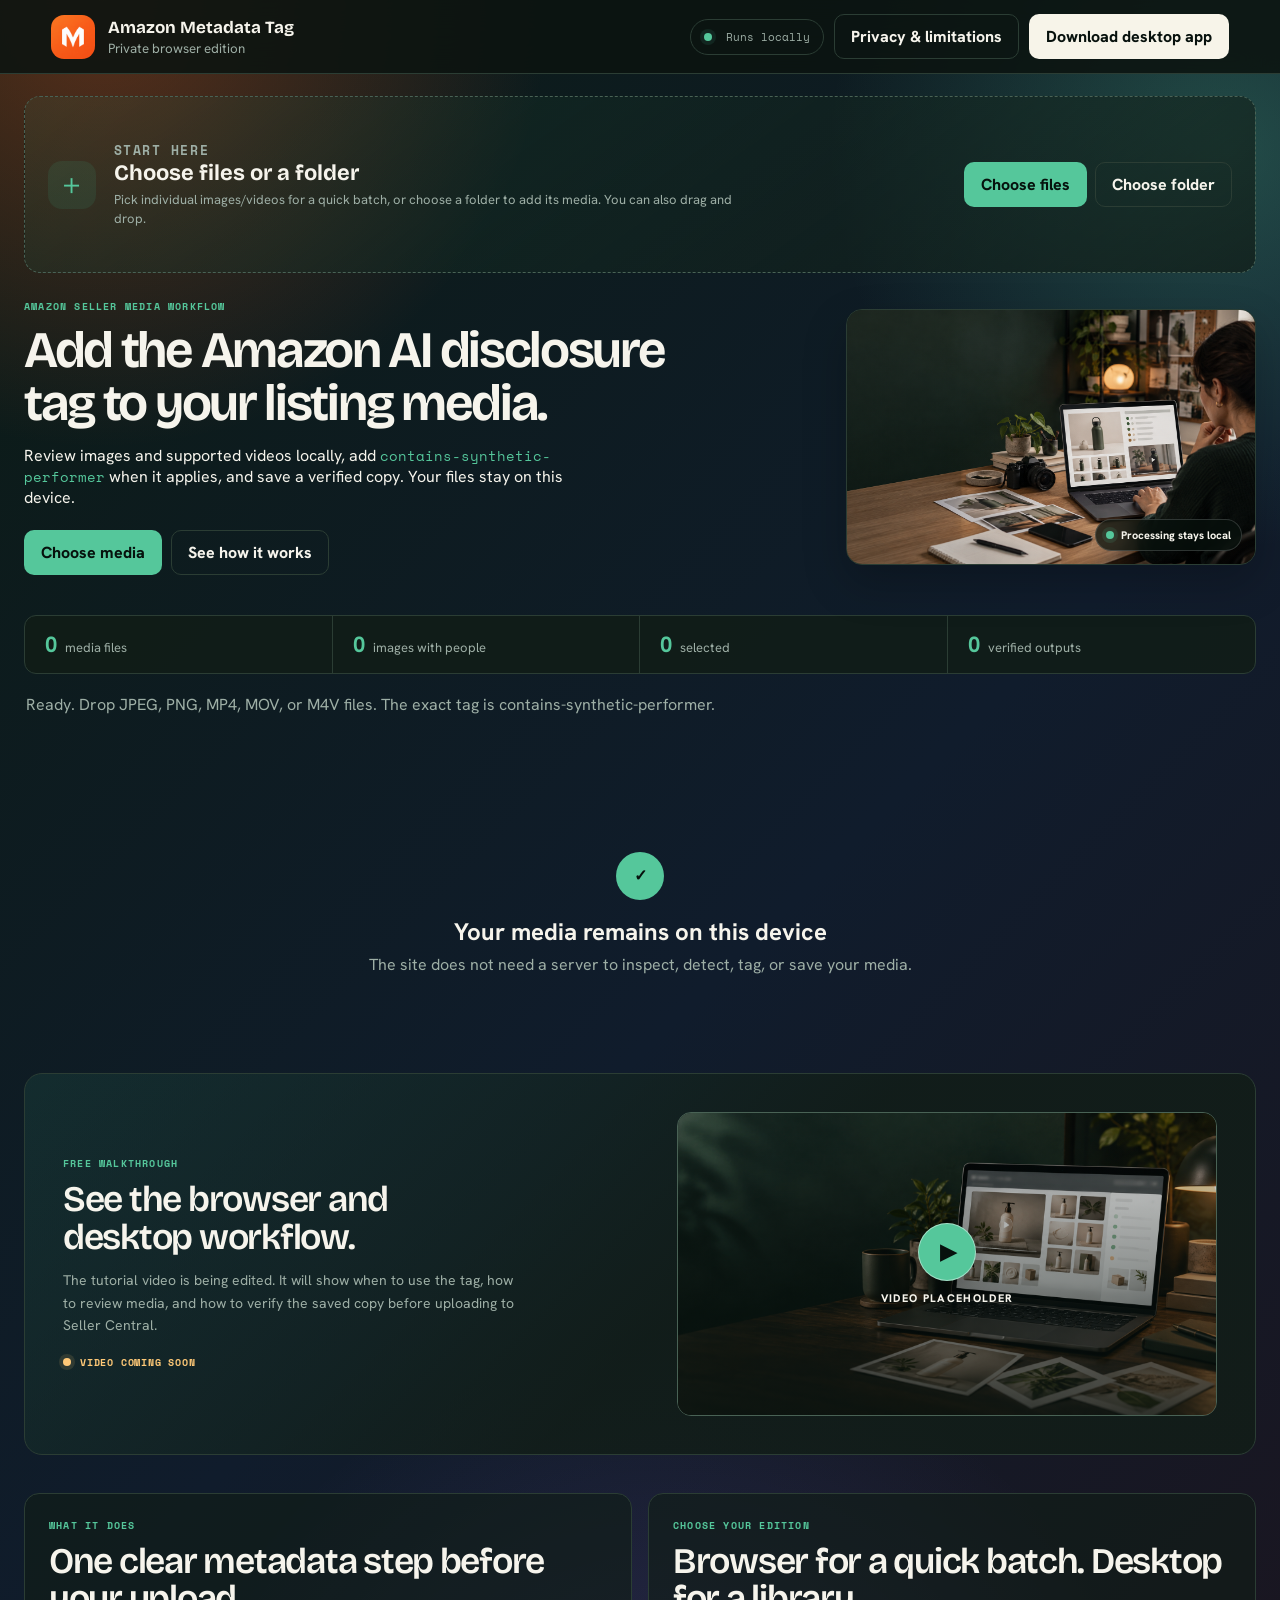
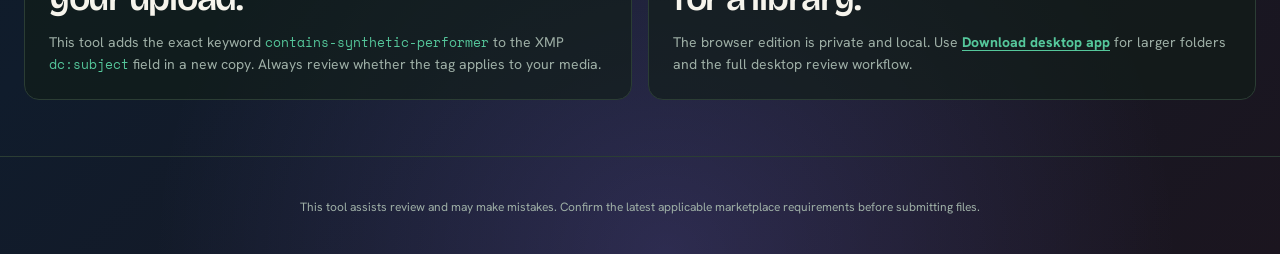
<file: apps/amazon-metadata-tag/index.html>
<!doctype html>
<html lang="en">
  <head>
    <meta charset="UTF-8">
    <meta name="viewport" content="width=device-width, initial-scale=1">
    <meta name="theme-color" content="#12221b">
    <meta name="description" content="Review images and videos locally, add the Amazon synthetic performer XMP tag, verify it, and save processed copies.">
    <meta name="robots" content="index,follow,max-image-preview:large">
    <meta property="og:type" content="website">
    <meta property="og:title" content="Free Amazon AI Metadata Tag Tool | Browser &amp; Desktop">
    <meta property="og:description" content="Review listing media locally, add the exact contains-synthetic-performer XMP keyword when it applies, and save verified copies.">
    <meta property="og:url" content="https://www.spectramsia.com/apps/amazon-metadata-tag/">
    <meta property="og:image" content="https://www.spectramsia.com/apps/amazon-metadata-tag/assets/hero-seller-review.png">
    <meta name="twitter:card" content="summary_large_image">
    <meta name="twitter:title" content="Free Amazon AI Metadata Tag Tool | Browser &amp; Desktop">
    <meta name="twitter:description" content="Review listing media locally, add the exact contains-synthetic-performer XMP keyword when it applies, and save verified copies.">
    <meta name="twitter:image" content="https://www.spectramsia.com/apps/amazon-metadata-tag/assets/hero-seller-review.png">
    <meta http-equiv="Content-Security-Policy" content="default-src 'self'; img-src 'self' blob: data:; media-src 'self' blob:; script-src 'self' 'wasm-unsafe-eval'; style-src 'self'; worker-src 'self' blob:; connect-src 'self'; object-src 'none'; base-uri 'self'; form-action 'none'">
    <title>Free Amazon AI Metadata Tag Tool | Browser &amp; Desktop</title>
    <link rel="canonical" href="https://www.spectramsia.com/apps/amazon-metadata-tag/">
    <link rel="icon" href="assets/logo.png">
    <link rel="manifest" href="manifest.webmanifest">
    <link rel="stylesheet" href="styles.css">
  </head>
  <body>
    <header class="topbar">
      <a class="brand" href="./" aria-label="Amazon Metadata Tag home">
        <img src="assets/logo.png" alt="">
        <span><strong>Amazon Metadata Tag</strong><small>Private browser edition</small></span>
      </a>
      <div class="top-actions">
        <span class="local-chip"><i></i> Runs locally</span>
        <button id="privacy-open" class="button ghost" type="button">Privacy &amp; limitations</button>
        <button id="install-app" class="button secondary" type="button" aria-haspopup="dialog" aria-controls="desktop-dialog">Download desktop app</button>
      </div>
    </header>

    <main>
      <section id="drop-zone" class="drop-zone" aria-labelledby="drop-title">
        <div class="drop-icon" aria-hidden="true">＋</div>
        <div class="drop-copy">
          <p class="eyebrow">Start here</p>
          <h2 id="drop-title">Choose files or a folder</h2>
          <p>Pick individual images/videos for a quick batch, or choose a folder to add its media. You can also drag and drop.</p>
        </div>
        <div class="drop-actions">
          <button id="browse-files" class="button primary" type="button">Choose files</button>
          <button id="browse-folder" class="button ghost" type="button">Choose folder</button>
        </div>
        <input id="file-input" type="file" accept="image/jpeg,image/png,video/mp4,video/quicktime,.jpg,.jpeg,.png,.mp4,.mov,.m4v" multiple hidden>
        <input id="folder-input" type="file" accept="image/jpeg,image/png,video/mp4,video/quicktime,.jpg,.jpeg,.png,.mp4,.mov,.m4v" webkitdirectory directory multiple hidden>
      </section>

      <section class="hero hero-shell">
        <div class="hero-copy">
          <p class="eyebrow">Amazon seller media workflow</p>
          <h1>Add the Amazon AI disclosure tag to your listing media.</h1>
          <p>Review images and supported videos locally, add <code>contains-synthetic-performer</code> when it applies, and save a verified copy. Your files stay on this device.</p>
          <div class="hero-actions">
            <a class="button primary" href="#drop-zone">Choose media</a>
            <a class="button ghost" href="#tutorial">See how it works</a>
          </div>
        </div>
        <figure class="hero-art">
          <img src="assets/hero-seller-review.png" alt="Seller reviewing product images and a video on a laptop">
          <figcaption><span class="hero-status-dot"></span> Processing stays local</figcaption>
        </figure>
      </section>

      <section class="stats" aria-label="Media processing summary">
        <div><strong id="count-images">0</strong><span>media files</span></div>
        <div><strong id="count-people">0</strong><span>images with people</span></div>
        <div><strong id="count-selected">0</strong><span>selected</span></div>
        <div><strong id="count-ready">0</strong><span>verified outputs</span></div>
      </section>

      <section id="actions" class="action-panel" hidden>
        <div class="action-copy">
          <p>Detection is available for images. Videos must be watched in full before they can be selected. You make every tagging decision.</p>
        </div>
        <div class="action-buttons">
          <button id="detect-people" class="button secondary" type="button">Detect people in images</button>
          <button id="select-people" class="button ghost" type="button">Select detected</button>
          <button id="select-all" class="button ghost" type="button">Select review-ready</button>
          <button id="clear-selection" class="button ghost" type="button">Clear</button>
        </div>
        <div class="save-row">
          <label>Save method
            <select id="save-mode">
              <option value="download">Download tagged copies</option>
              <option value="folder">Choose output folder (Chrome/Edge)</option>
            </select>
          </label>
          <button id="process-save" class="button primary" type="button">Tag, verify &amp; save selected</button>
        </div>
        <p class="save-note">Every output adds <code>-tagged</code>; existing names receive a number. Originals are never changed.</p>
      </section>

      <section id="progress-wrap" class="progress-wrap" hidden aria-live="polite">
        <div class="progress-track"><div id="progress-fill"></div></div>
        <span id="progress-label"></span>
      </section>

      <p id="status-message" class="status-message" role="status" aria-live="polite"></p>
      <section id="gallery" class="gallery" aria-label="Selected media"></section>
      <section id="empty-state" class="empty-state">
        <div>✓</div>
        <h2>Your media remains on this device</h2>
        <p>The site does not need a server to inspect, detect, tag, or save your media.</p>
      </section>

      <section id="tutorial" class="tutorial-card" aria-labelledby="tutorial-title">
        <div class="tutorial-copy">
          <p class="eyebrow">Free walkthrough</p>
          <h2 id="tutorial-title">See the browser and desktop workflow.</h2>
          <p>The tutorial video is being edited. It will show when to use the tag, how to review media, and how to verify the saved copy before uploading to Seller Central.</p>
          <p class="tutorial-note"><span class="coming-dot"></span> Video coming soon</p>
        </div>
        <div class="tutorial-frame" aria-label="Tutorial video placeholder">
          <img src="assets/tutorial-video-placeholder.png" alt="Laptop showing a product media review workspace">
          <div class="tutorial-overlay">
            <span class="play-placeholder" aria-hidden="true">▶</span>
            <span>Video placeholder</span>
          </div>
        </div>
      </section>

      <section class="answer-grid" aria-label="About this tool">
        <article>
          <p class="eyebrow">What it does</p>
          <h2>One clear metadata step before your upload.</h2>
          <p>This tool adds the exact keyword <code>contains-synthetic-performer</code> to the XMP <code>dc:subject</code> field in a new copy. Always review whether the tag applies to your media.</p>
        </article>
        <article>
          <p class="eyebrow">Choose your edition</p>
          <h2>Browser for a quick batch. Desktop for a library.</h2>
          <p>The browser edition is private and local. Use <button class="inline-link" type="button" data-open-desktop>Download desktop app</button> for larger folders and the full desktop review workflow.</p>
        </article>
      </section>
    </main>

    <footer>
      <p>This tool assists review and may make mistakes. Confirm the latest applicable marketplace requirements before submitting files.</p>
    </footer>

    <dialog id="desktop-dialog" aria-labelledby="desktop-title" aria-describedby="desktop-description">
      <div class="dialog-content">
        <p class="eyebrow">Desktop edition</p>
        <h2 id="desktop-title">Download for your computer</h2>
        <p id="desktop-description" class="desktop-description">Choose your version, then open the downloaded installer to install the desktop app.</p>
        <div class="desktop-downloads">
          <a class="button primary desktop-download" href="https://github.com/khooyc/amazon-adding-metadata-tag/releases/latest/download/Amazon-Adding-Metadata-Tag-Windows-Setup.exe" target="_blank" rel="noopener noreferrer">
            <strong>Windows</strong><span>Download installer (.exe)</span>
          </a>
          <a class="button ghost desktop-download" href="https://github.com/khooyc/amazon-adding-metadata-tag/releases/latest/download/Amazon-Adding-Metadata-Tag-mac-arm64.dmg" target="_blank" rel="noopener noreferrer">
            <strong>Mac · Apple silicon</strong><span>M1 or newer · Download .dmg</span>
          </a>
          <a class="button ghost desktop-download" href="https://github.com/khooyc/amazon-adding-metadata-tag/releases/latest/download/Amazon-Adding-Metadata-Tag-mac-x64.dmg" target="_blank" rel="noopener noreferrer">
            <strong>Mac · Intel</strong><span>Intel processor · Download .dmg</span>
          </a>
        </div>
        <p class="desktop-help">On a Mac, check Apple menu → About This Mac to find your chip or processor.</p>
        <a class="desktop-release-link" href="https://github.com/khooyc/amazon-adding-metadata-tag/releases/latest" target="_blank" rel="noopener noreferrer">Release notes and all downloads</a>
        <form method="dialog"><button class="button secondary" type="submit">Back to browser tool</button></form>
      </div>
    </dialog>

    <dialog id="privacy-dialog">
      <div class="dialog-content">
        <p class="eyebrow">Privacy &amp; limitations</p>
        <h2>Processing stays in your browser</h2>
        <ul>
          <li>Images and videos are not uploaded by this website.</li>
          <li>Face and body models are served with the site and run locally on images only.</li>
          <li>JPEG, PNG, MP4, MOV, and M4V metadata is supported. Videos must be watched in full before selection.</li>
          <li>Person detection is a recommendation, not proof that a person is AI-generated.</li>
          <li>Always inspect downloaded files before submitting them.</li>
        </ul>
        <button id="dialog-close" class="button primary" type="button">Understood</button>
      </div>
    </dialog>

    <script src="vendor/human.js"></script>
    <script src="people-detector.js"></script>
    <script src="platform-adapter.js"></script>
    <script type="module" src="app.mjs"></script>
  </body>
</html>
</file>
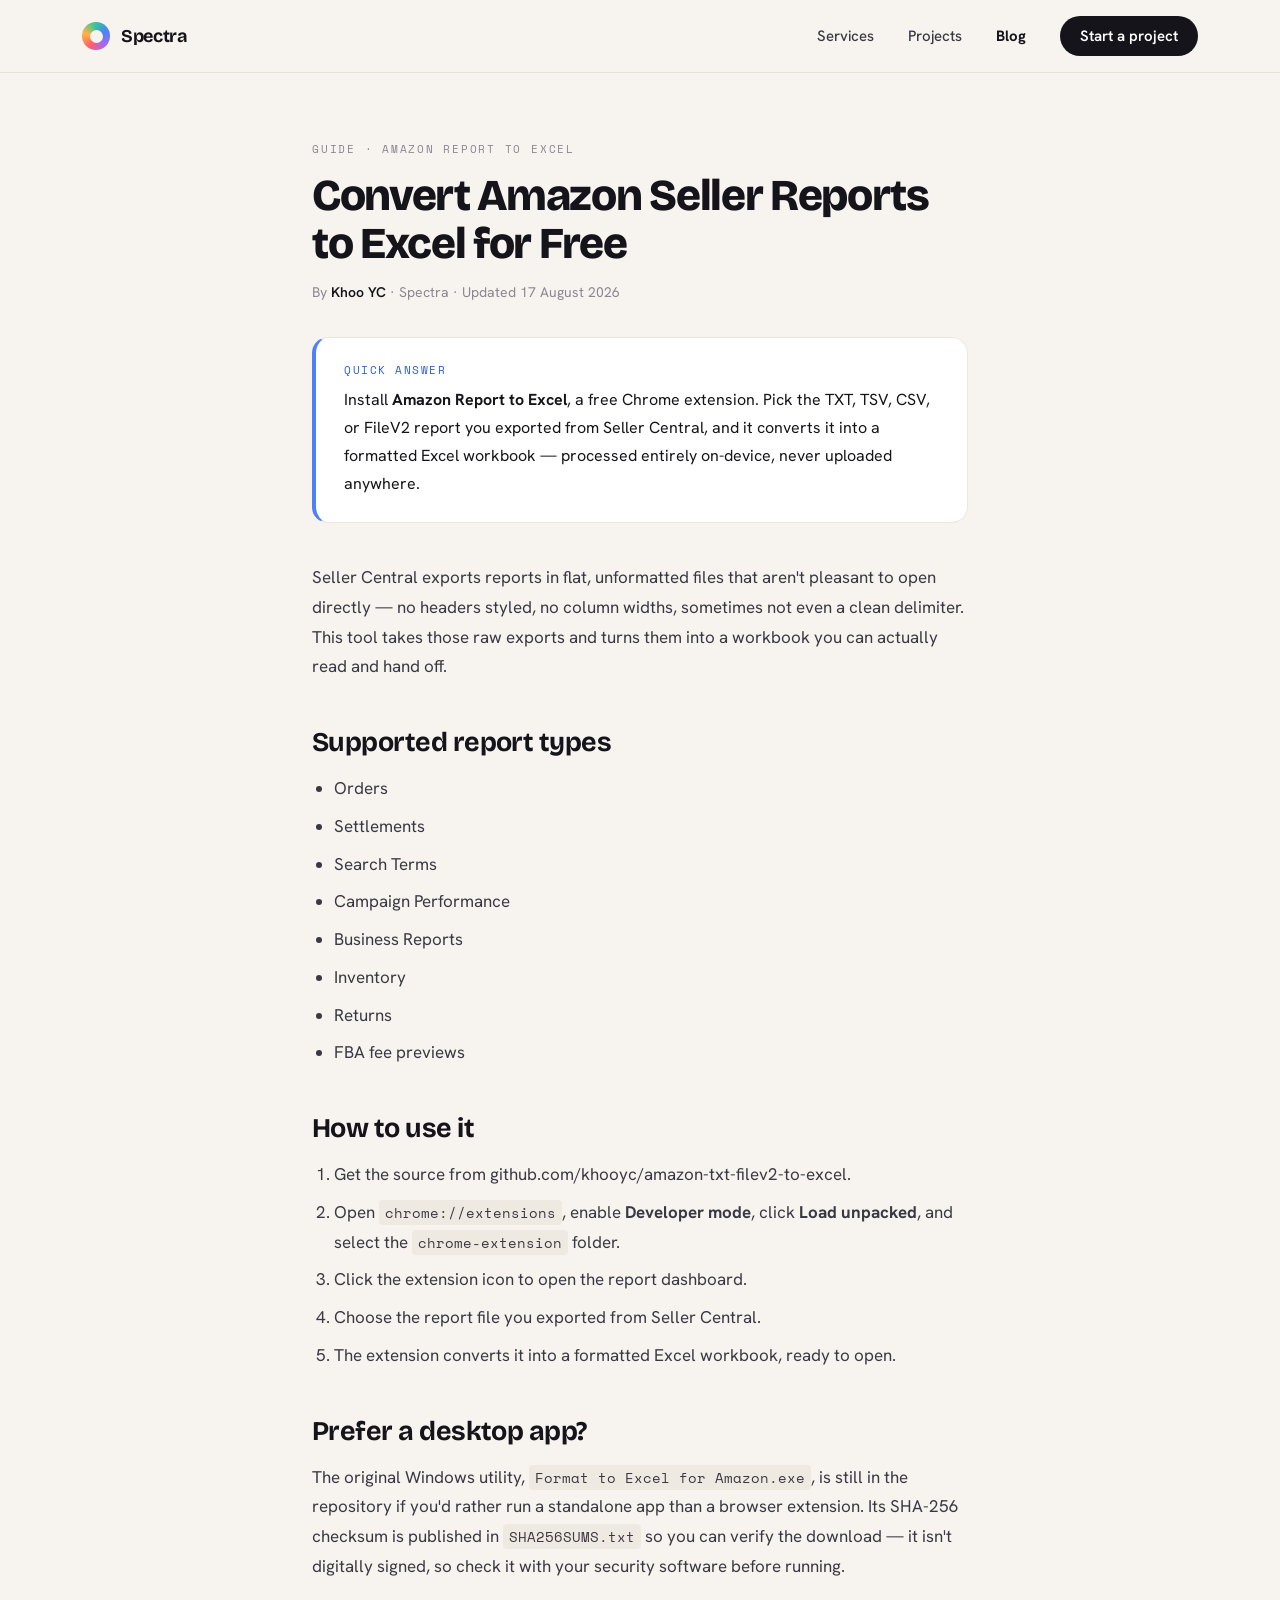
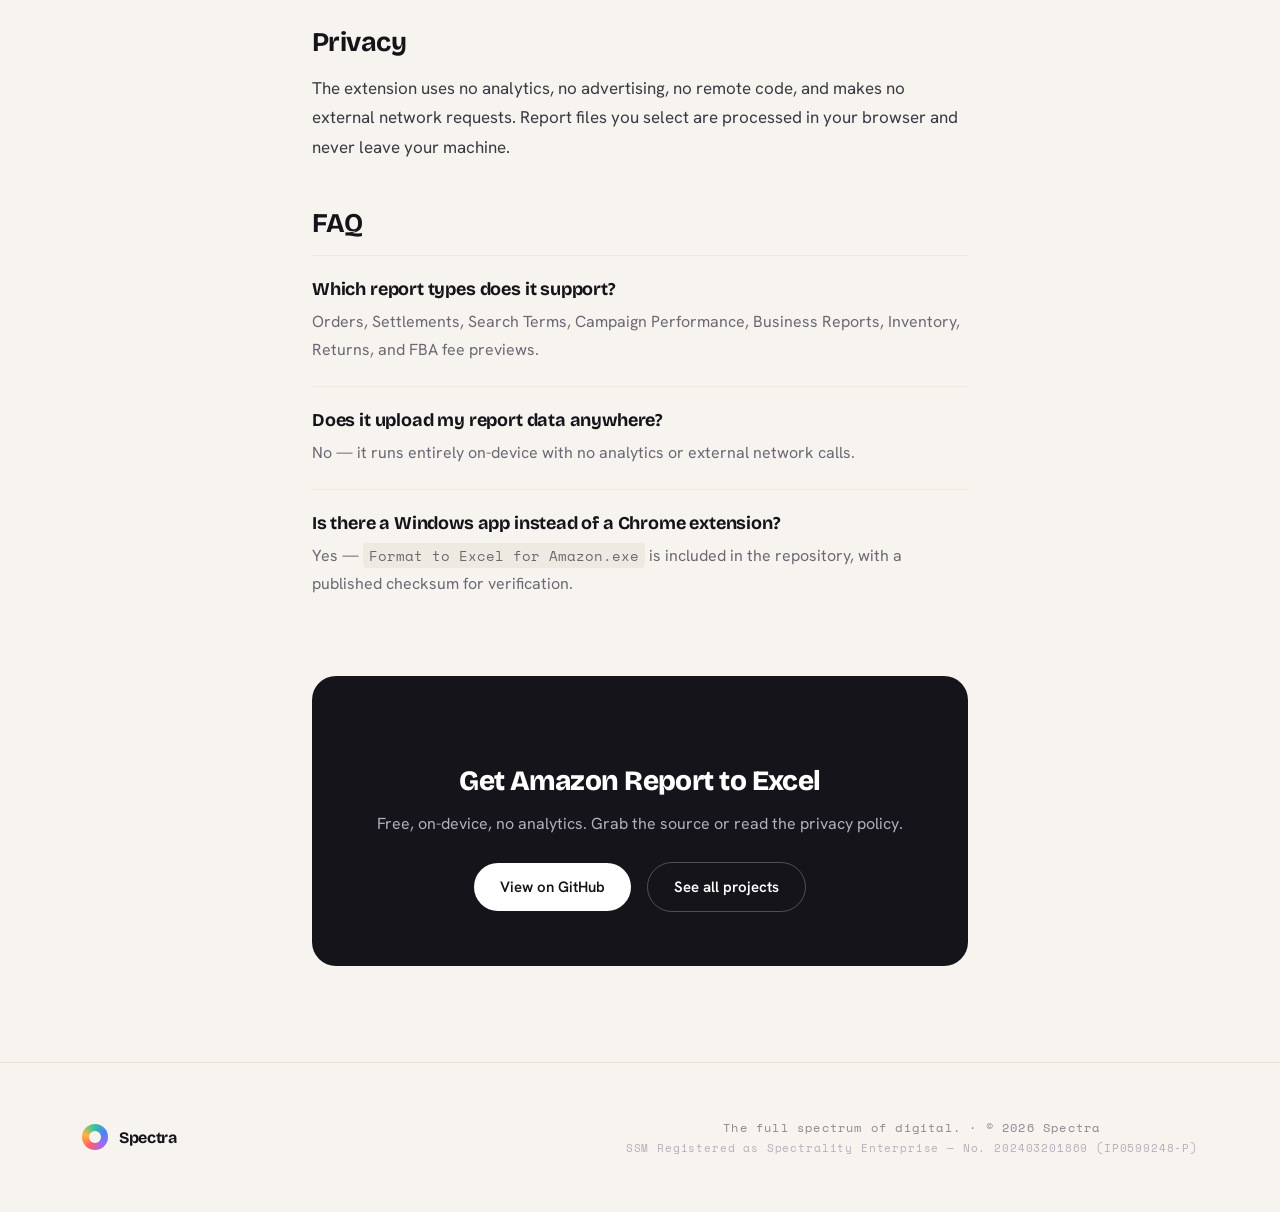
<file: blog/amazon-report-to-excel-converter/index.html>
<!DOCTYPE html>
<html lang="en">
<head>
<meta charset="UTF-8">
<meta name="viewport" content="width=device-width, initial-scale=1.0">
<title>Convert Amazon Seller Reports to Excel for Free | Spectra</title>
<meta name="description" content="Turn Amazon Orders, Settlements, Search Terms, Campaign Performance, Inventory, Returns, and FBA fee reports (TXT/TSV/CSV/FileV2) into clean Excel workbooks — free, on-device, no upload.">
<meta name="robots" content="index, follow">
<link rel="canonical" href="https://www.spectramsia.com/blog/amazon-report-to-excel-converter/">
<meta name="theme-color" content="#15141A">

<meta property="og:type" content="article">
<meta property="og:site_name" content="Spectra">
<meta property="og:title" content="Convert Amazon Seller Reports to Excel for Free">
<meta property="og:description" content="Orders, settlements, search terms, campaign performance, inventory, returns, FBA fee previews — converted to Excel entirely on-device.">
<meta property="og:url" content="https://www.spectramsia.com/blog/amazon-report-to-excel-converter/">
<meta property="og:locale" content="en_US">
<meta name="twitter:card" content="summary">

<link rel="preconnect" href="https://fonts.googleapis.com">
<link rel="preconnect" href="https://fonts.gstatic.com" crossorigin>
<link href="https://fonts.googleapis.com/css2?family=Bricolage+Grotesque:wght@400;500;700;800&family=Hanken+Grotesk:wght@500;600;700&family=Space+Mono:wght@400;700&display=swap" rel="stylesheet">

<link rel="icon" href="/favicon.ico" sizes="32x32">
<link rel="icon" type="image/png" sizes="16x16" href="/favicon-16x16.png">
<link rel="icon" type="image/png" sizes="32x32" href="/favicon-32x32.png">
<link rel="icon" type="image/png" sizes="48x48" href="/favicon-48x48.png">
<link rel="apple-touch-icon" sizes="180x180" href="/apple-touch-icon.png">

<script type="application/ld+json">
{
  "@context": "https://schema.org",
  "@graph": [
    {
      "@type": "Article",
      "headline": "Convert Amazon Seller Reports to Excel for Free",
      "description": "Turn Amazon Orders, Settlements, Search Terms, Campaign Performance, Inventory, Returns, and FBA fee reports into clean Excel workbooks, free and on-device.",
      "author": { "@type": "Person", "name": "Khoo YC", "url": "https://github.com/khooyc" },
      "publisher": { "@type": "Organization", "name": "Spectra", "url": "https://www.spectramsia.com/" },
      "datePublished": "2026-08-17",
      "dateModified": "2026-08-17",
      "mainEntityOfPage": "https://www.spectramsia.com/blog/amazon-report-to-excel-converter/"
    },
    {
      "@type": "HowTo",
      "name": "How to convert an Amazon seller report to Excel",
      "step": [
        { "@type": "HowToStep", "name": "Install the extension", "text": "Download the source from GitHub, open chrome://extensions, enable Developer mode, click Load unpacked, and select the chrome-extension folder." },
        { "@type": "HowToStep", "name": "Open the dashboard", "text": "Click the extension icon to open the report dashboard." },
        { "@type": "HowToStep", "name": "Choose a report file", "text": "Select the TXT, TSV, CSV, or FileV2 report you exported from Seller Central." },
        { "@type": "HowToStep", "name": "Export to Excel", "text": "The extension converts the report into a formatted Excel workbook on-device." }
      ]
    },
    {
      "@type": "FAQPage",
      "mainEntity": [
        {
          "@type": "Question",
          "name": "Which Amazon report types does it support?",
          "acceptedAnswer": { "@type": "Answer", "text": "Orders, Settlements, Search Terms, Campaign Performance, Business Reports, Inventory, Returns, and FBA fee previews." }
        },
        {
          "@type": "Question",
          "name": "Does it upload my report data anywhere?",
          "acceptedAnswer": { "@type": "Answer", "text": "No. The Chrome extension runs entirely on-device — report files are chosen explicitly by you, processed in the browser, and never uploaded to a server. It uses no analytics, advertising, or external network requests." }
        },
        {
          "@type": "Question",
          "name": "Is there a Windows version?",
          "acceptedAnswer": { "@type": "Answer", "text": "Yes, the original Windows utility (Format to Excel for Amazon.exe) is still available in the repository, with its SHA-256 checksum published for verification." }
        }
      ]
    }
  ]
}
</script>

<style>
  * { margin:0; padding:0; box-sizing:border-box; }
  html { scroll-behavior:smooth; }
  html, body { overflow-x:hidden; max-width:100%; }
  body { background:#F7F4EF; font-family:'Hanken Grotesk',sans-serif; color:#15141A; -webkit-font-smoothing:antialiased; -webkit-text-size-adjust:100%; }
  ::selection { background:#A667F5; color:#fff; }
  a { text-decoration:none; color:inherit; }
  .btn-dark:hover { background:#2B2933; }

  .nav-toggle-input{ display:none; }
  .nav-toggle-label{ display:none; width:36px; height:36px; align-items:center; justify-content:center; cursor:pointer; border-radius:8px; flex-shrink:0; }
  .nav-toggle-label span, .nav-toggle-label span::before, .nav-toggle-label span::after{
    content:""; display:block; width:20px; height:2px; background:#15141A; border-radius:2px;
    position:relative; transition:transform 0.2s ease, opacity 0.2s ease;
  }
  .nav-toggle-label span::before{ position:absolute; top:-6px; }
  .nav-toggle-label span::after{ position:absolute; top:6px; }
  .mobile-menu{ display:none; }
  @media (max-width:860px){
    .nav-links{ display:none !important; }
    .nav-toggle-label{ display:flex !important; }
    .mobile-menu{ display:block; max-height:0; overflow:hidden; list-style:none; background:#fff; border-top:1px solid #E7E1D8; transition:max-height 0.25s ease; }
    .mobile-menu li{ border-bottom:1px solid #EDE7DE; }
    .mobile-menu a{ display:block; padding:14px 32px; font-size:15px; font-weight:500; }
    .mobile-menu .mm-cta{ font-weight:600; color:#A667F5; }
    .nav-toggle-input:checked ~ .mobile-menu{ max-height:320px; }
    .nav-toggle-input:checked ~ .nav-bar .nav-toggle-label span{ background:transparent; }
    .nav-toggle-input:checked ~ .nav-bar .nav-toggle-label span::before{ transform:translateY(6px) rotate(45deg); }
    .nav-toggle-input:checked ~ .nav-bar .nav-toggle-label span::after{ transform:translateY(-6px) rotate(-45deg); }
  }

  .article{ max-width:720px; margin:0 auto; padding:64px 32px 96px; }
  .article-tag{ font-family:'Space Mono',monospace; font-size:11px; letter-spacing:0.16em; text-transform:uppercase; color:#8A8692; }
  .article h1{ font-family:'Bricolage Grotesque',sans-serif; font-weight:800; font-size:44px; line-height:1.08; letter-spacing:-0.03em; margin:14px 0 16px; }
  .byline{ font-size:14px; color:#8A8692; margin-bottom:36px; }
  .byline a{ color:#15141A; font-weight:600; }
  .article p{ font-size:17px; line-height:1.75; color:#3A3843; margin-bottom:20px; }
  .article h2{ font-family:'Bricolage Grotesque',sans-serif; font-weight:700; font-size:27px; letter-spacing:-0.02em; margin:44px 0 16px; }
  .article h3{ font-family:'Bricolage Grotesque',sans-serif; font-weight:700; font-size:20px; letter-spacing:-0.01em; margin:28px 0 10px; }
  .article ul, .article ol{ margin:0 0 20px 22px; }
  .article li{ font-size:17px; line-height:1.75; color:#3A3843; margin-bottom:8px; }
  .article code{ font-family:'Space Mono',monospace; font-size:14px; background:#EFEAE1; padding:2px 6px; border-radius:4px; }

  .quick-answer{ background:#fff; border:1px solid #EDE7DE; border-left:4px solid #4C82F7; border-radius:16px; padding:24px 28px; margin:28px 0 40px; }
  .quick-answer .qa-label{ font-family:'Space Mono',monospace; font-size:11px; letter-spacing:0.14em; text-transform:uppercase; color:#2E5FCC; margin-bottom:8px; display:block; }
  .quick-answer p{ font-size:16px; margin:0; color:#15141A; }

  .faq-item{ border-top:1px solid #EDE7DE; padding:22px 0; }
  .faq-item:last-child{ border-bottom:1px solid #EDE7DE; }
  .faq-item h3{ margin:0 0 8px; font-size:18px; }
  .faq-item p{ font-size:16px; margin:0; color:#6B6874; }

  .cta-card{ background:#15141A; border-radius:24px; padding:44px; text-align:center; margin-top:56px; }
  .cta-card h2{ font-family:'Bricolage Grotesque',sans-serif; font-weight:800; font-size:28px; color:#fff; margin-bottom:12px; letter-spacing:-0.02em; }
  .cta-card p{ color:#B4AFBC; font-size:16px; margin-bottom:24px; }
  .cta-card a{ display:inline-block; font-weight:600; font-size:15px; color:#15141A; background:#fff; padding:14px 26px; border-radius:999px; margin:0 6px 10px; }
  .cta-card a.secondary{ background:transparent; color:#fff; border:1px solid rgba(255,255,255,0.25); }

  @media (max-width:760px){
    .article{ padding:48px 24px 64px; }
    .article h1{ font-size:32px !important; }
    .cta-card{ padding:32px 24px; }
  }

  .footer-inner{ max-width:1180px; margin:0 auto; padding:56px 32px; display:flex; align-items:center; justify-content:space-between; flex-wrap:wrap; gap:12px; }
  @media (max-width:560px){ .footer-inner{ flex-direction:column; text-align:center; padding:40px 24px; } }
</style>
</head>
<body>

<div style="overflow-x:hidden;">

  <input type="checkbox" id="nav-toggle" class="nav-toggle-input">
  <nav class="nav-bar" style="position:sticky;top:0;z-index:50;backdrop-filter:blur(14px);background:rgba(247,244,239,0.9);border-bottom:1px solid #E7E1D8;">
    <div style="max-width:1180px;margin:0 auto;padding:16px 32px;display:flex;align-items:center;justify-content:space-between;">
      <a href="/" style="display:flex;align-items:center;gap:11px;">
        <div style="width:28px;height:28px;border-radius:50%;background:conic-gradient(from 210deg,#FF5D6C,#FFB443,#35C79A,#4C82F7,#A667F5,#FF5D6C);display:flex;align-items:center;justify-content:center;" aria-hidden="true">
          <div style="width:13px;height:13px;border-radius:50%;background:#F7F4EF;"></div>
        </div>
        <span style="font-family:'Bricolage Grotesque',sans-serif;font-weight:700;font-size:18px;letter-spacing:-0.02em;">Spectra</span>
      </a>
      <div class="nav-links" style="display:flex;align-items:center;gap:34px;">
        <a href="/#services" style="font-size:15px;font-weight:500;color:#3A3843;">Services</a>
        <a href="/projects/" style="font-size:15px;font-weight:500;color:#3A3843;">Projects</a>
        <a href="/blog/" style="font-size:15px;font-weight:700;color:#15141A;">Blog</a>
        <a href="/#contact" class="btn-dark" style="font-family:'Hanken Grotesk',sans-serif;font-weight:600;font-size:15px;color:#fff;background:#15141A;padding:10px 20px;border-radius:999px;">Start a project</a>
      </div>
      <label for="nav-toggle" class="nav-toggle-label" aria-label="Toggle menu"><span></span></label>
    </div>
  </nav>
  <ul class="mobile-menu">
    <li><a href="/#services">Services</a></li>
    <li><a href="/projects/">Projects</a></li>
    <li><a href="/blog/">Blog</a></li>
    <li><a href="/#contact" class="mm-cta">Start a project →</a></li>
  </ul>

  <article class="article">
    <span class="article-tag">Guide · Amazon Report to Excel</span>
    <h1>Convert Amazon Seller Reports to Excel for Free</h1>
    <div class="byline">By <a href="https://github.com/khooyc" target="_blank" rel="noopener">Khoo YC</a> · Spectra · Updated 17 August 2026</div>

    <div class="quick-answer">
      <span class="qa-label">Quick answer</span>
      <p>Install <a href="https://github.com/khooyc/amazon-txt-filev2-to-excel" target="_blank" rel="noopener"><strong>Amazon Report to Excel</strong></a>, a free Chrome extension. Pick the TXT, TSV, CSV, or FileV2 report you exported from Seller Central, and it converts it into a formatted Excel workbook — processed entirely on-device, never uploaded anywhere.</p>
    </div>

    <p>Seller Central exports reports in flat, unformatted files that aren't pleasant to open directly — no headers styled, no column widths, sometimes not even a clean delimiter. This tool takes those raw exports and turns them into a workbook you can actually read and hand off.</p>

    <h2>Supported report types</h2>
    <ul>
      <li>Orders</li>
      <li>Settlements</li>
      <li>Search Terms</li>
      <li>Campaign Performance</li>
      <li>Business Reports</li>
      <li>Inventory</li>
      <li>Returns</li>
      <li>FBA fee previews</li>
    </ul>

    <h2>How to use it</h2>
    <ol>
      <li>Get the source from <a href="https://github.com/khooyc/amazon-txt-filev2-to-excel" target="_blank" rel="noopener">github.com/khooyc/amazon-txt-filev2-to-excel</a>.</li>
      <li>Open <code>chrome://extensions</code>, enable <strong>Developer mode</strong>, click <strong>Load unpacked</strong>, and select the <code>chrome-extension</code> folder.</li>
      <li>Click the extension icon to open the report dashboard.</li>
      <li>Choose the report file you exported from Seller Central.</li>
      <li>The extension converts it into a formatted Excel workbook, ready to open.</li>
    </ol>

    <h2>Prefer a desktop app?</h2>
    <p>The original Windows utility, <code>Format to Excel for Amazon.exe</code>, is still in the repository if you'd rather run a standalone app than a browser extension. Its SHA-256 checksum is published in <code>SHA256SUMS.txt</code> so you can verify the download — it isn't digitally signed, so check it with your security software before running.</p>

    <h2>Privacy</h2>
    <p>The extension uses no analytics, no advertising, no remote code, and makes no external network requests. Report files you select are processed in your browser and never leave your machine.</p>

    <h2>FAQ</h2>
    <div class="faq-item">
      <h3>Which report types does it support?</h3>
      <p>Orders, Settlements, Search Terms, Campaign Performance, Business Reports, Inventory, Returns, and FBA fee previews.</p>
    </div>
    <div class="faq-item">
      <h3>Does it upload my report data anywhere?</h3>
      <p>No — it runs entirely on-device with no analytics or external network calls.</p>
    </div>
    <div class="faq-item">
      <h3>Is there a Windows app instead of a Chrome extension?</h3>
      <p>Yes — <code>Format to Excel for Amazon.exe</code> is included in the repository, with a published checksum for verification.</p>
    </div>

    <div class="cta-card">
      <h2>Get Amazon Report to Excel</h2>
      <p>Free, on-device, no analytics. Grab the source or read the privacy policy.</p>
      <a href="https://github.com/khooyc/amazon-txt-filev2-to-excel" target="_blank" rel="noopener">View on GitHub</a>
      <a href="/projects/" class="secondary">See all projects</a>
    </div>
  </article>

  <footer style="border-top:1px solid #E7E1D8;">
    <div class="footer-inner">
      <a href="/" style="display:flex;align-items:center;gap:11px;">
        <div style="width:26px;height:26px;border-radius:50%;background:conic-gradient(from 210deg,#FF5D6C,#FFB443,#35C79A,#4C82F7,#A667F5,#FF5D6C);display:flex;align-items:center;justify-content:center;" aria-hidden="true"><div style="width:12px;height:12px;border-radius:50%;background:#F7F4EF;"></div></div>
        <span style="font-family:'Bricolage Grotesque',sans-serif;font-weight:700;font-size:16px;letter-spacing:-0.02em;">Spectra</span>
      </a>
      <div style="text-align:center;">
        <div style="font-family:'Space Mono',monospace;font-size:12px;letter-spacing:0.1em;color:#8A8692;">The full spectrum of digital. · © 2026 Spectra</div>
        <div style="font-family:'Space Mono',monospace;font-size:10.5px;letter-spacing:0.08em;color:#B4AFBC;margin-top:4px;">SSM Registered as Spectrality Enterprise — No. 202403201869 (IP0599248-P)</div>
      </div>
    </div>
  </footer>

</div>
</body>
</html>
</file>
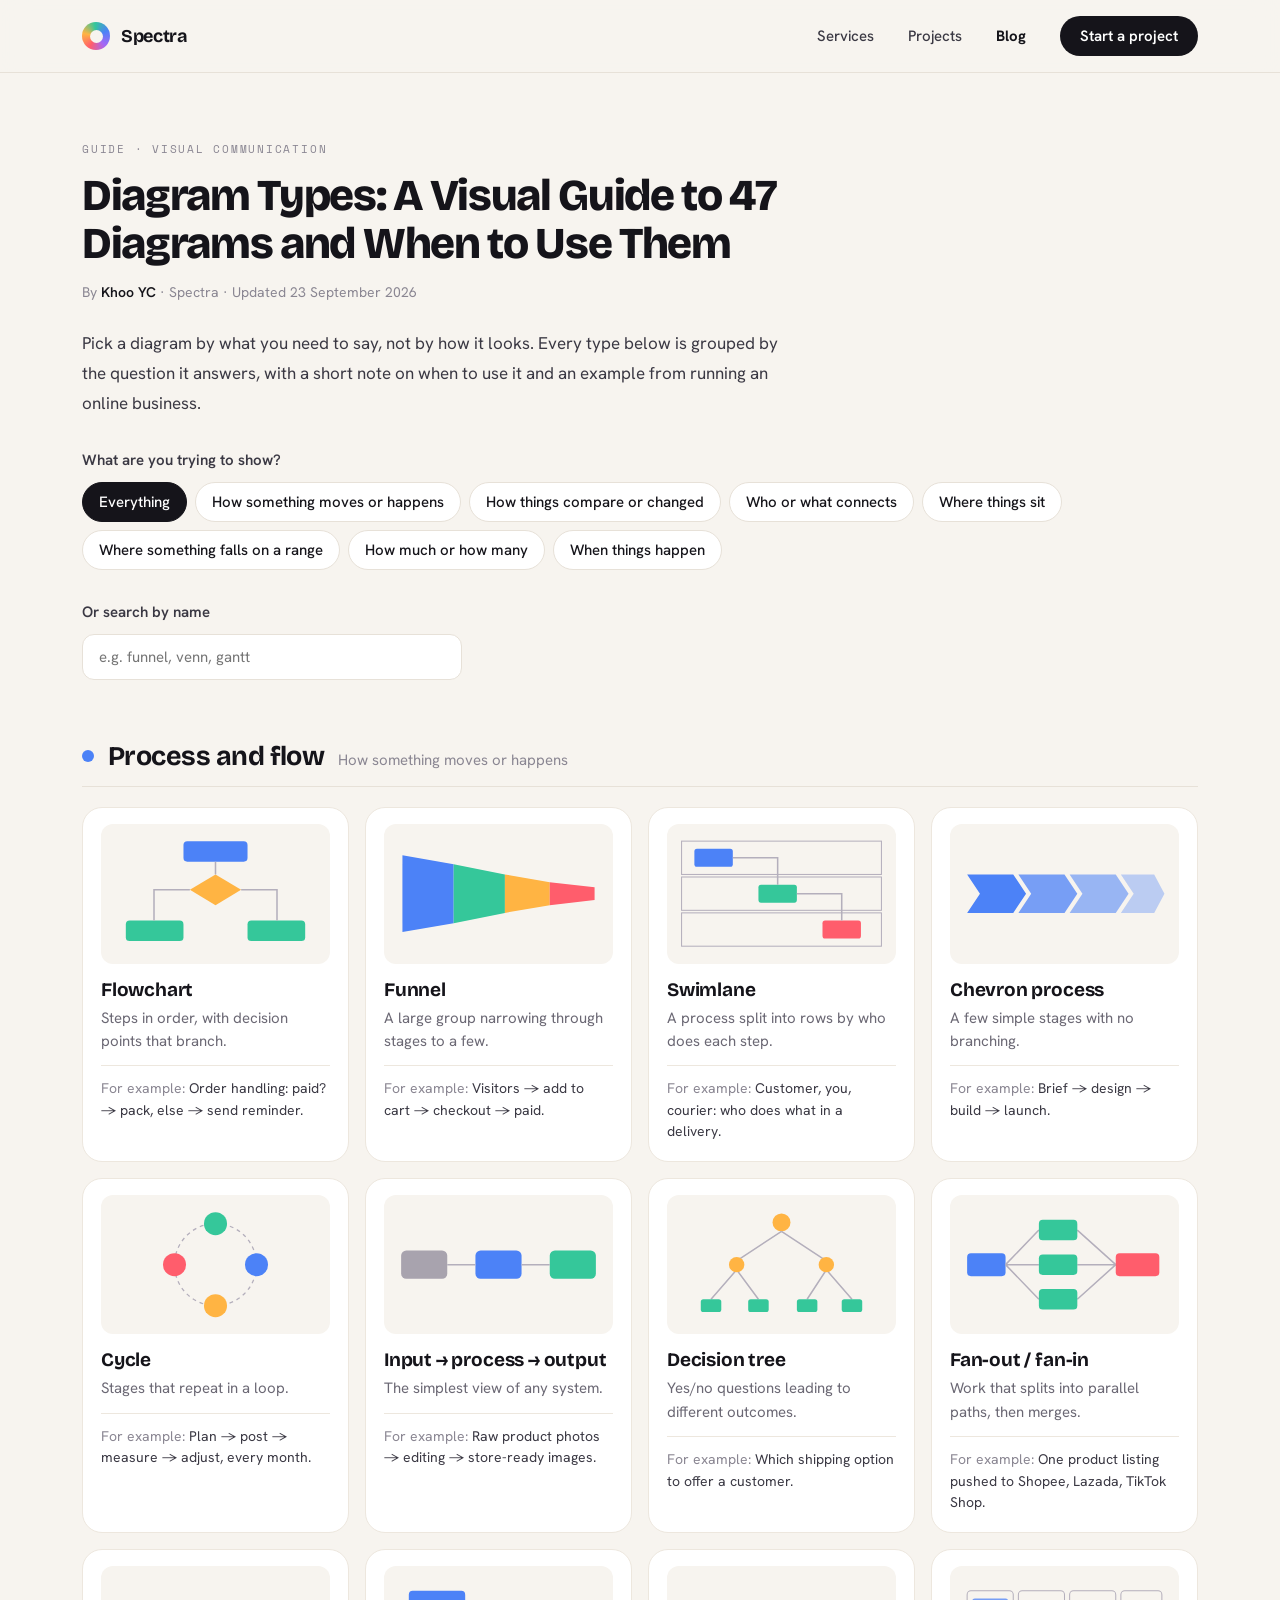
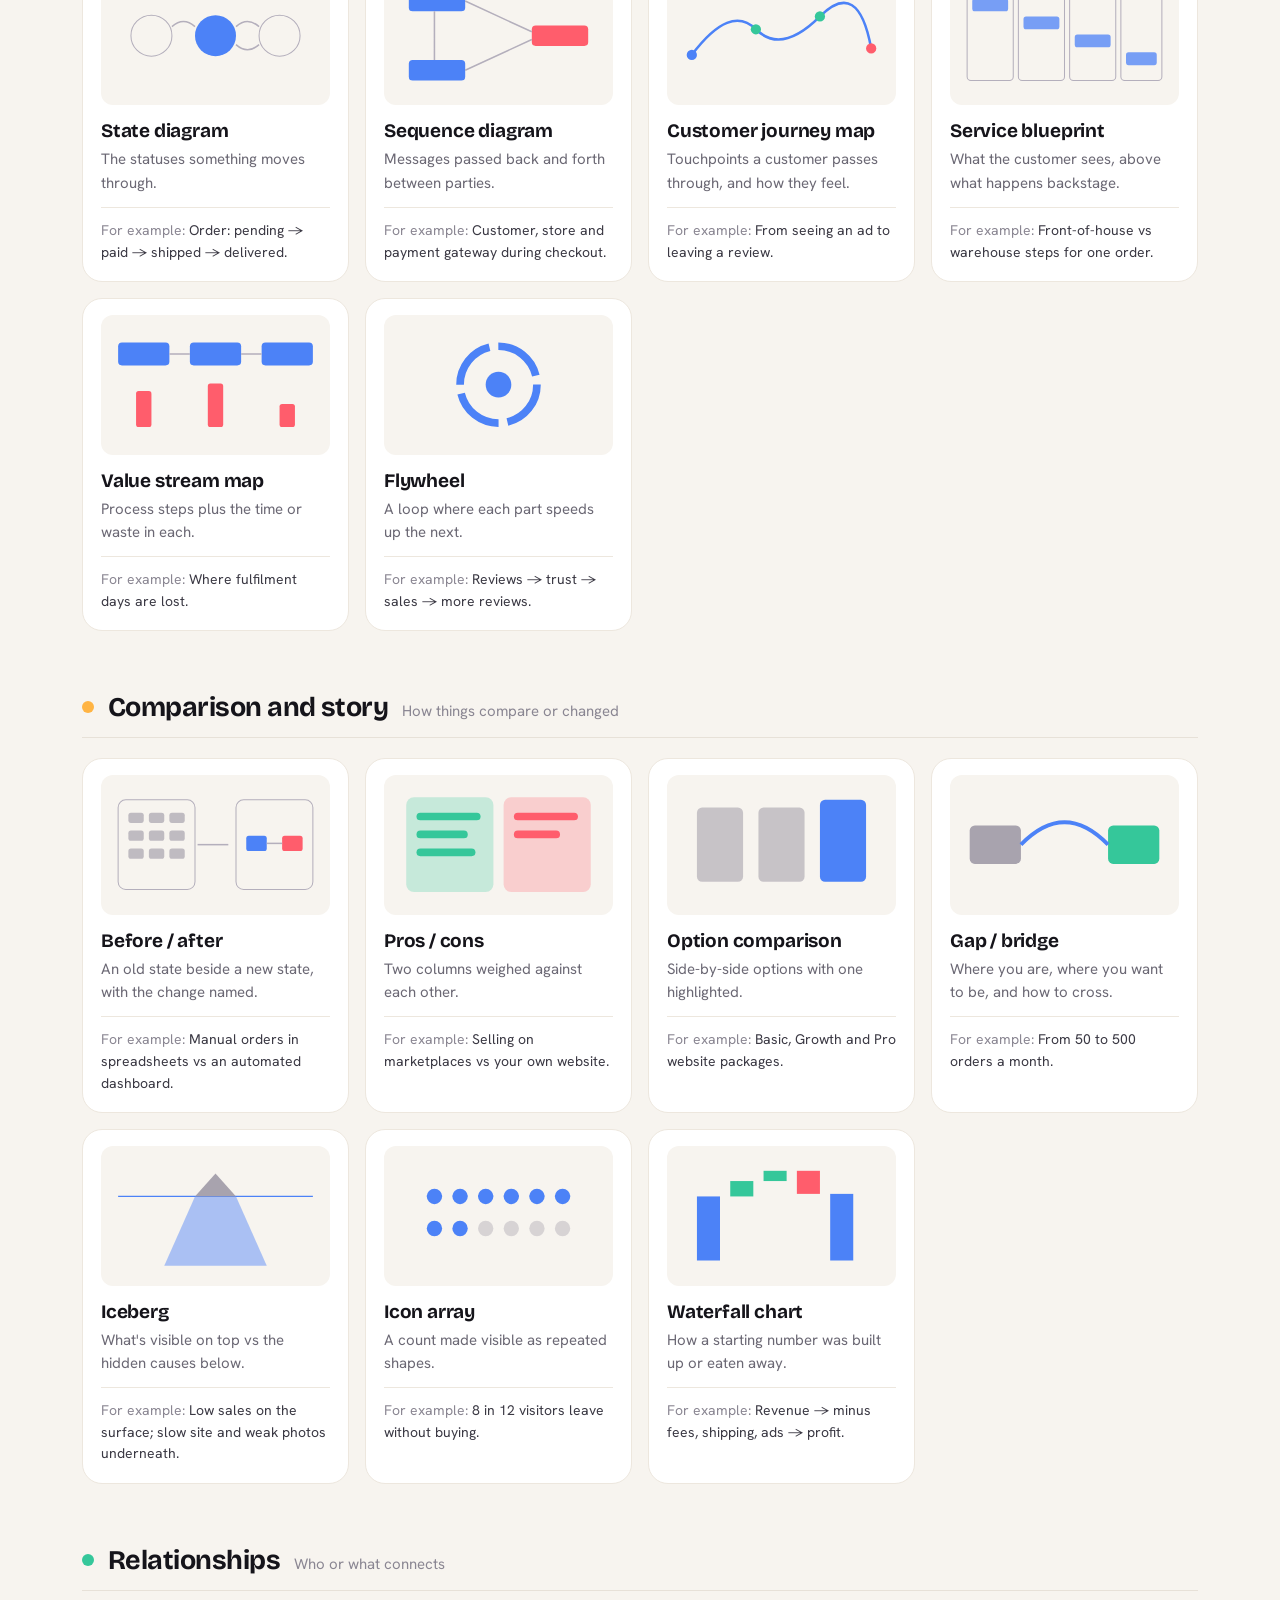
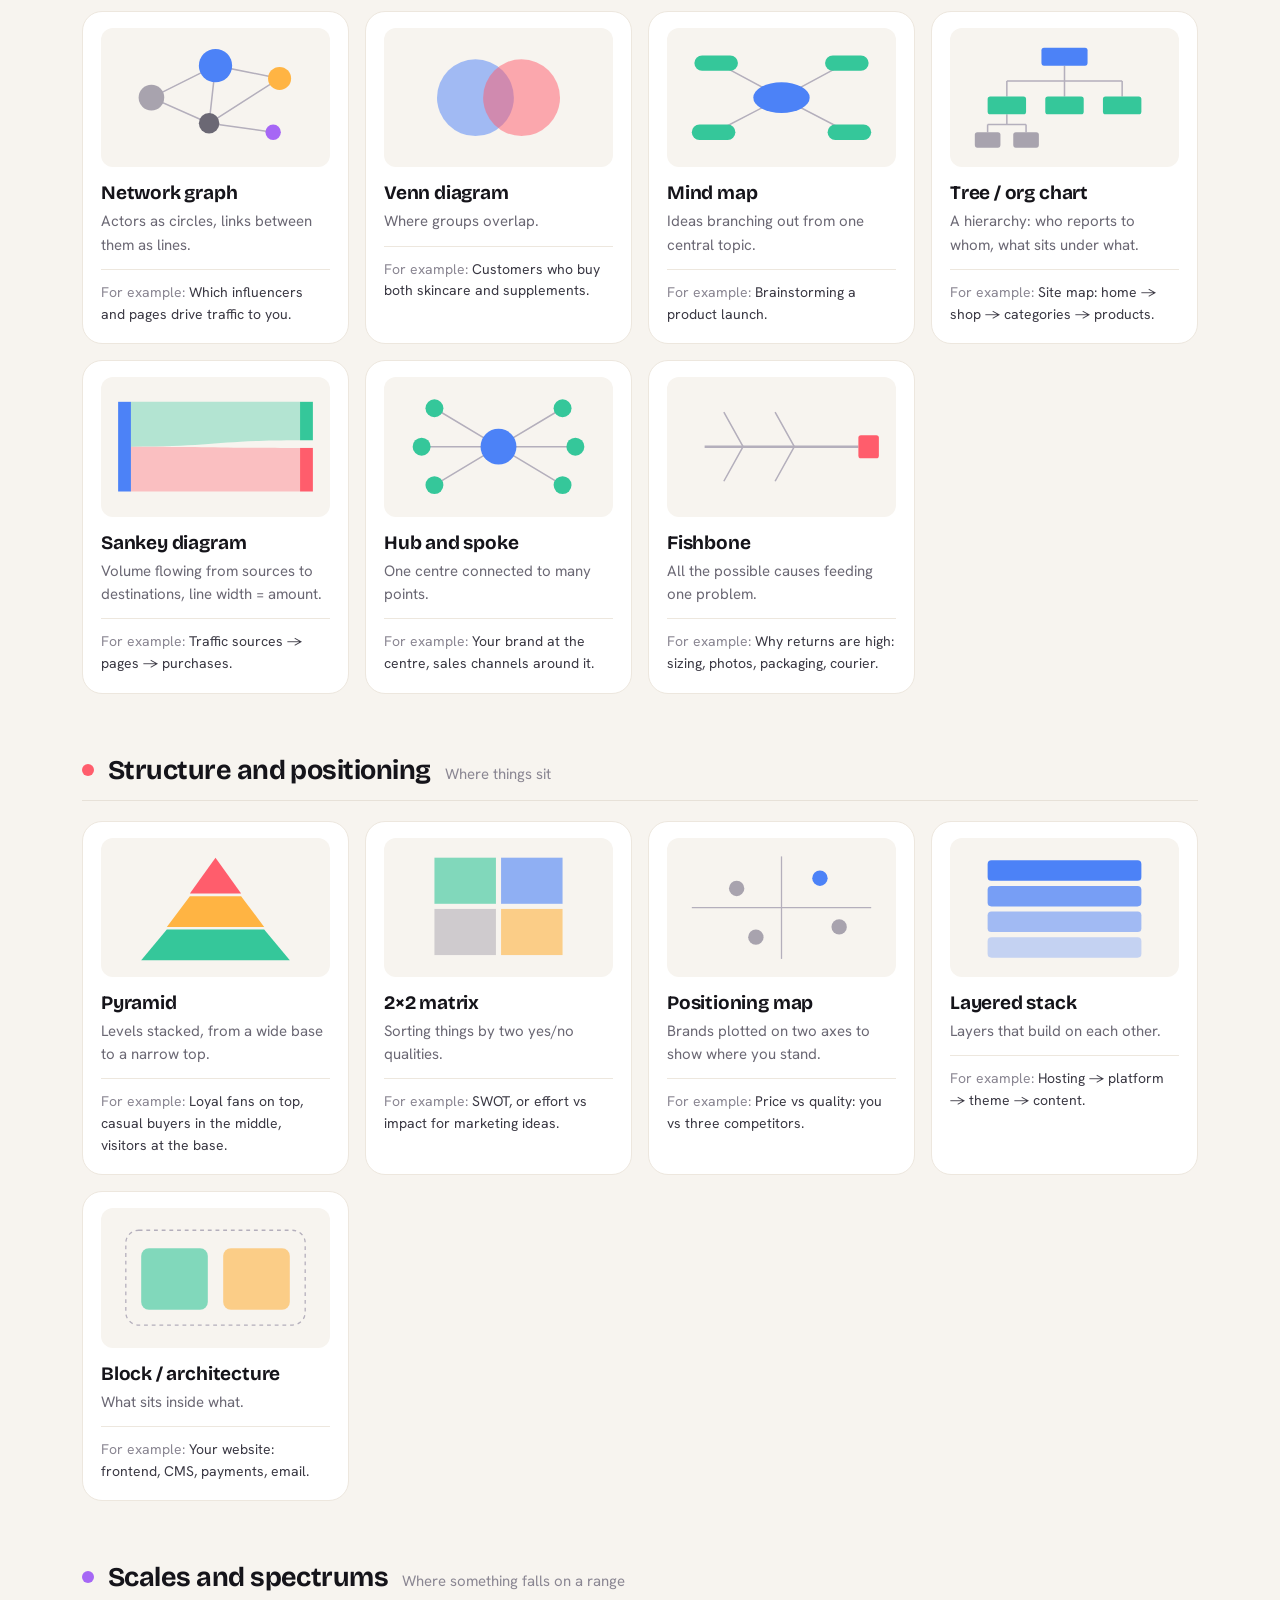
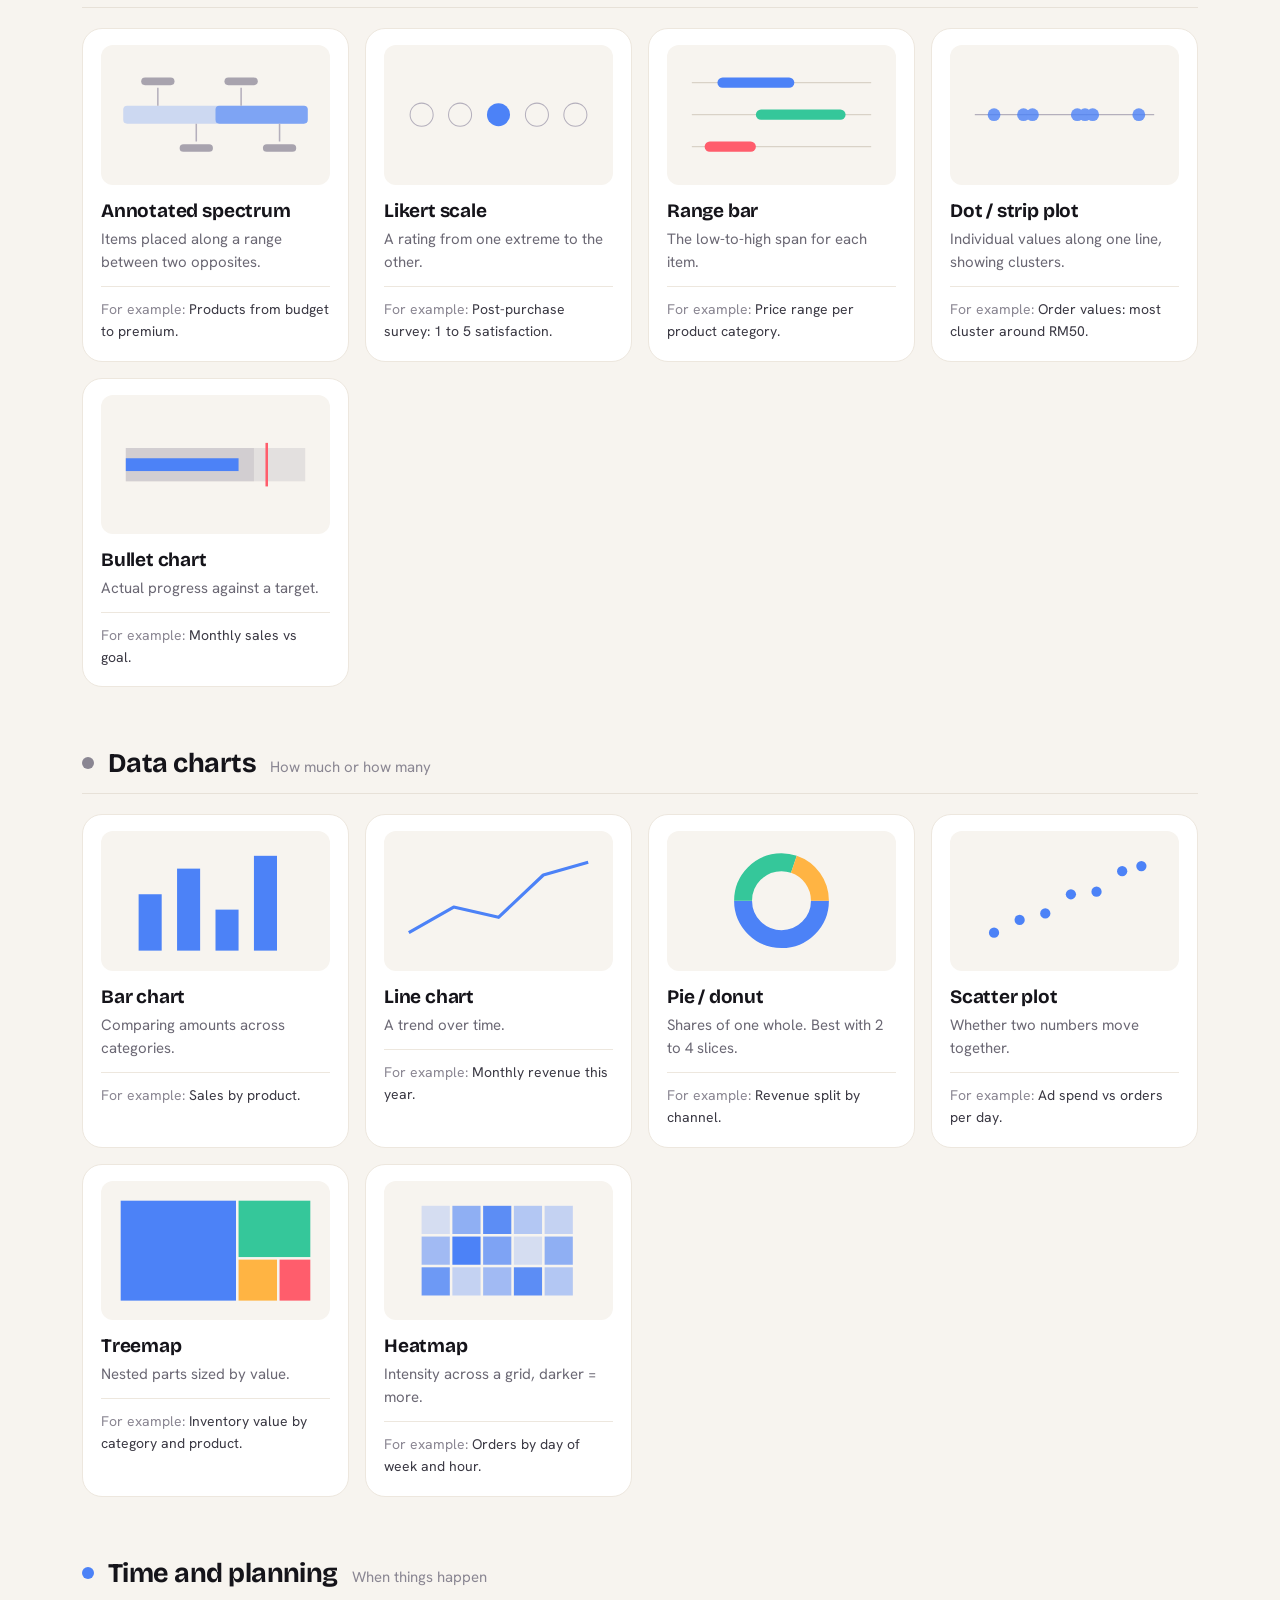
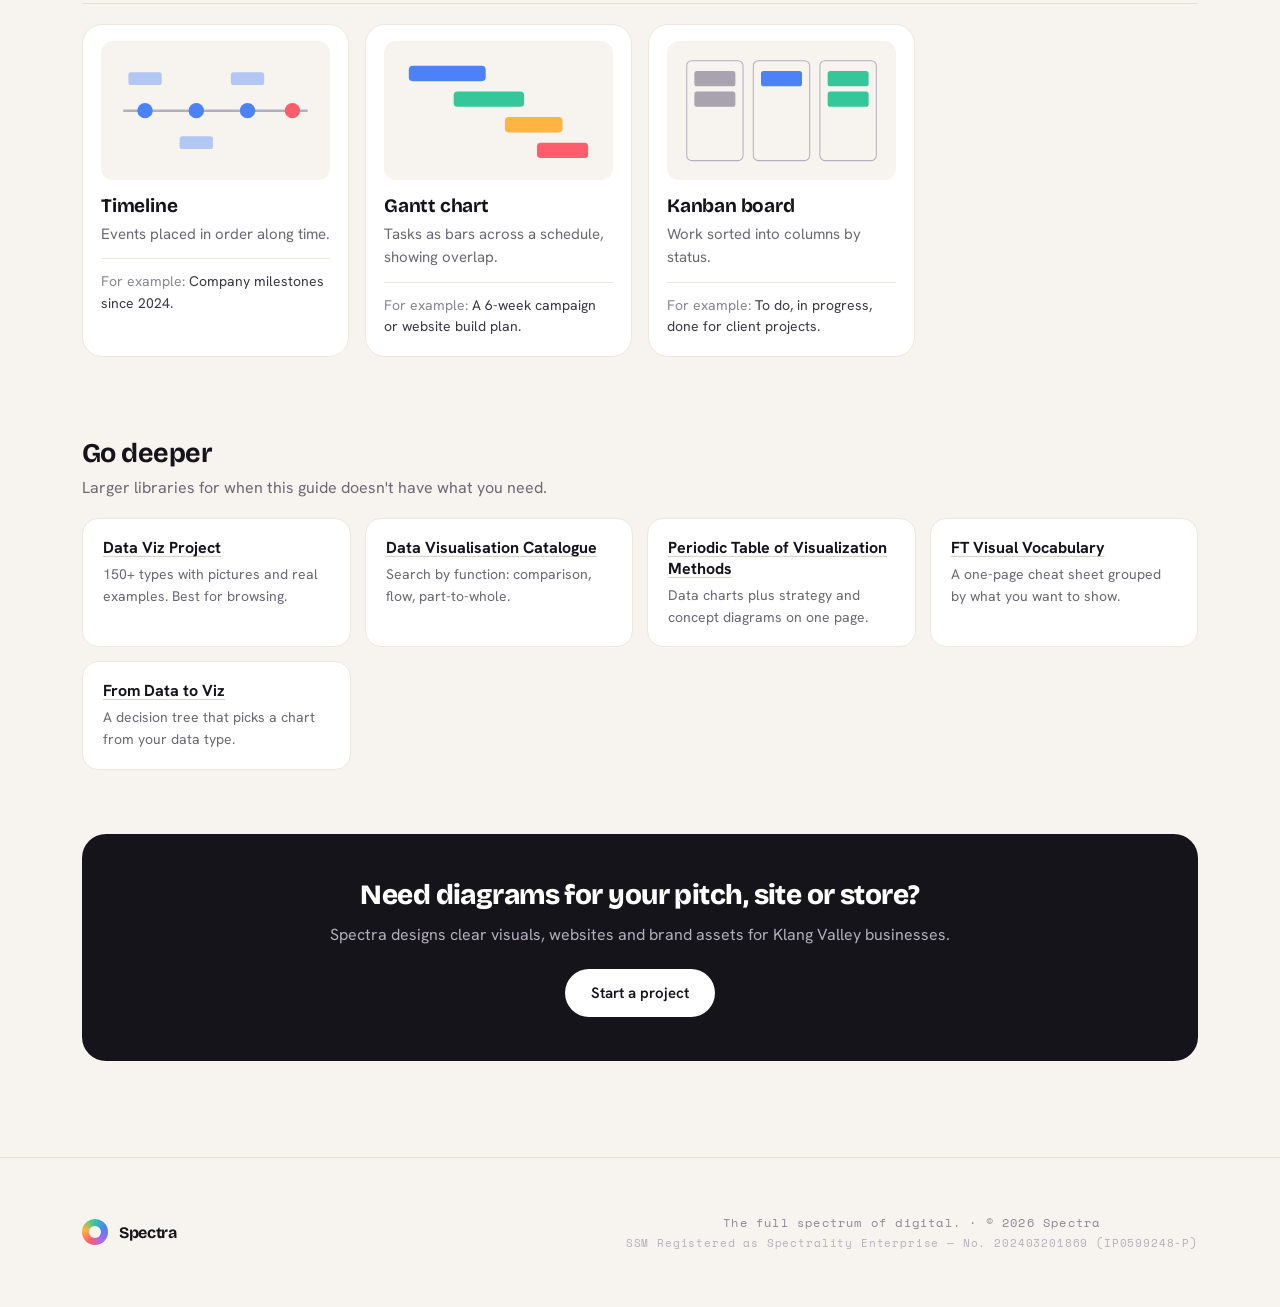
<file: blog/diagram-types-visual-guide/index.html>
<!DOCTYPE html>
<html lang="en">
<head>
<meta charset="UTF-8">
<meta name="viewport" content="width=device-width, initial-scale=1.0">
<title>Diagram Types: A Visual Guide to 47 Diagrams and When to Use Them | Spectra</title>
<meta name="description" content="A visual reference of 47 diagram types, grouped by what you want to show: process and flow, comparison, relationships, structure, scales, data charts and planning. Each with a sketch and a real e-commerce example.">
<meta name="robots" content="index, follow">
<link rel="canonical" href="https://www.spectramsia.com/blog/diagram-types-visual-guide/">
<meta name="theme-color" content="#15141A">

<meta property="og:type" content="article">
<meta property="og:site_name" content="Spectra">
<meta property="og:title" content="Diagram Types: A Visual Guide to 47 Diagrams and When to Use Them">
<meta property="og:description" content="Pick a diagram by what you need to say. 47 types, grouped by the question they answer.">
<meta property="og:url" content="https://www.spectramsia.com/blog/diagram-types-visual-guide/">
<meta property="og:locale" content="en_US">
<meta name="twitter:card" content="summary">

<link rel="preconnect" href="https://fonts.googleapis.com">
<link rel="preconnect" href="https://fonts.gstatic.com" crossorigin>
<link href="https://fonts.googleapis.com/css2?family=Bricolage+Grotesque:wght@400;500;700;800&family=Hanken+Grotesk:wght@500;600;700&family=Space+Mono:wght@400;700&display=swap" rel="stylesheet">

<link rel="icon" href="/favicon.ico" sizes="32x32">
<link rel="icon" type="image/png" sizes="16x16" href="/favicon-16x16.png">
<link rel="icon" type="image/png" sizes="32x32" href="/favicon-32x32.png">
<link rel="icon" type="image/png" sizes="48x48" href="/favicon-48x48.png">
<link rel="apple-touch-icon" sizes="180x180" href="/apple-touch-icon.png">

<script type="application/ld+json">
{
  "@context": "https://schema.org",
  "@type": "Article",
  "headline": "Diagram Types: A Visual Guide to 47 Diagrams and When to Use Them",
  "description": "A visual reference of 47 diagram types, grouped by what you want to show: process and flow, comparison, relationships, structure, scales, data charts and planning. Each with a sketch and a real e-commerce example.",
  "author": { "@type": "Person", "name": "Khoo YC", "url": "https://github.com/khooyc" },
  "publisher": { "@type": "Organization", "name": "Spectra", "url": "https://www.spectramsia.com/" },
  "datePublished": "2026-09-23",
  "dateModified": "2026-09-23",
  "mainEntityOfPage": "https://www.spectramsia.com/blog/diagram-types-visual-guide/"
}
</script>

<style>
  * { margin:0; padding:0; box-sizing:border-box; }
  html { scroll-behavior:smooth; }
  html, body { overflow-x:hidden; max-width:100%; }
  body { background:#F7F4EF; font-family:'Hanken Grotesk',sans-serif; color:#15141A; -webkit-font-smoothing:antialiased; -webkit-text-size-adjust:100%; }
  ::selection { background:#A667F5; color:#fff; }
  a { text-decoration:none; color:inherit; }
  .btn-dark:hover { background:#2B2933; }
  :focus-visible { outline:2px solid #A667F5; outline-offset:3px; border-radius:6px; }

  .nav-toggle-input{ display:none; }
  .nav-toggle-label{ display:none; width:36px; height:36px; align-items:center; justify-content:center; cursor:pointer; border-radius:8px; flex-shrink:0; }
  .nav-toggle-label span, .nav-toggle-label span::before, .nav-toggle-label span::after{
    content:""; display:block; width:20px; height:2px; background:#15141A; border-radius:2px;
    position:relative; transition:transform 0.2s ease, opacity 0.2s ease;
  }
  .nav-toggle-label span::before{ position:absolute; top:-6px; }
  .nav-toggle-label span::after{ position:absolute; top:6px; }
  .mobile-menu{ display:none; }
  @media (max-width:860px){
    .nav-links{ display:none !important; }
    .nav-toggle-label{ display:flex !important; }
    .mobile-menu{ display:block; max-height:0; overflow:hidden; list-style:none; background:#fff; border-top:1px solid #E7E1D8; transition:max-height 0.25s ease; }
    .mobile-menu li{ border-bottom:1px solid #EDE7DE; }
    .mobile-menu a{ display:block; padding:14px 32px; font-size:15px; font-weight:500; }
    .mobile-menu .mm-cta{ font-weight:600; color:#A667F5; }
    .nav-toggle-input:checked ~ .mobile-menu{ max-height:320px; }
    .nav-toggle-input:checked ~ .nav-bar .nav-toggle-label span{ background:transparent; }
    .nav-toggle-input:checked ~ .nav-bar .nav-toggle-label span::before{ transform:translateY(6px) rotate(45deg); }
    .nav-toggle-input:checked ~ .nav-bar .nav-toggle-label span::after{ transform:translateY(-6px) rotate(-45deg); }
  }

  .guide{ max-width:1180px; margin:0 auto; padding:64px 32px 96px; }
  .intro{ max-width:720px; }
  .article-tag{ font-family:'Space Mono',monospace; font-size:11px; letter-spacing:0.16em; text-transform:uppercase; color:#8A8692; }
  .guide h1{ font-family:'Bricolage Grotesque',sans-serif; font-weight:800; font-size:44px; line-height:1.08; letter-spacing:-0.03em; margin:14px 0 16px; }
  .byline{ font-size:14px; color:#8A8692; margin-bottom:28px; }
  .byline a{ color:#15141A; font-weight:600; }
  .intro p{ font-size:17px; line-height:1.75; color:#3A3843; margin-bottom:20px; }

  .ask{ font-size:15px; font-weight:600; color:#3A3843; margin:32px 0 12px; display:block; }
  .chips{ display:flex; flex-wrap:wrap; gap:8px; }
  .chip{ font:inherit; font-size:15px; font-weight:500; background:#fff; color:#15141A; border:1px solid #E7E1D8; padding:9px 16px; border-radius:999px; cursor:pointer; }
  .chip:hover{ border-color:#15141A; }
  .chip[aria-pressed="true"]{ background:#15141A; color:#fff; border-color:#15141A; }
  .search{ width:100%; max-width:380px; font:inherit; font-size:15px; background:#fff; color:#15141A; border:1px solid #E7E1D8; border-radius:12px; padding:12px 16px; }

  section.cat{ margin-top:60px; }
  .cat-head{ display:flex; align-items:baseline; gap:14px; flex-wrap:wrap; border-bottom:1px solid #E7E1D8; padding-bottom:14px; margin-bottom:20px; }
  .cat-head h2{ font-family:'Bricolage Grotesque',sans-serif; font-weight:700; font-size:27px; letter-spacing:-0.02em; }
  .cat-head p{ color:#8A8692; font-size:15px; }
  .cat-head .sw{ width:12px; height:12px; border-radius:50%; align-self:center; }
  .grid{ display:grid; grid-template-columns:repeat(auto-fill,minmax(240px,1fr)); gap:16px; }
  .item{ background:#fff; border:1px solid #EDE7DE; border-radius:20px; padding:16px 18px 18px; }
  .item svg{ display:block; width:100%; height:auto; background:#F7F4EF; border-radius:12px; padding:12px; margin-bottom:14px; }
  .item h3{ font-family:'Bricolage Grotesque',sans-serif; font-weight:700; font-size:19px; letter-spacing:-0.01em; margin-bottom:6px; }
  .item .use{ font-size:15px; line-height:1.55; color:#6B6874; }
  .item .eg{ margin-top:12px; padding-top:12px; border-top:1px solid #EDE7DE; font-size:14px; line-height:1.55; color:#3A3843; }
  .item .eg span{ color:#8A8692; }
  .empty{ color:#6B6874; margin-top:40px; font-size:16px; }

  .refs{ margin-top:80px; }
  .refs h2{ font-family:'Bricolage Grotesque',sans-serif; font-weight:700; font-size:27px; letter-spacing:-0.02em; margin-bottom:8px; }
  .refs > p{ color:#6B6874; font-size:16px; margin-bottom:20px; }
  .refs ul{ list-style:none; display:grid; grid-template-columns:repeat(auto-fill,minmax(260px,1fr)); gap:14px; }
  .refs li{ background:#fff; border:1px solid #EDE7DE; border-radius:16px; padding:18px 20px; }
  .refs a{ font-weight:700; text-decoration:underline; text-decoration-color:#D9D2C7; text-underline-offset:3px; }
  .refs li p{ margin-top:6px; color:#6B6874; font-size:14px; line-height:1.55; }

  .cta-card{ background:#15141A; border-radius:24px; padding:44px; text-align:center; margin-top:64px; }
  .cta-card h2{ font-family:'Bricolage Grotesque',sans-serif; font-weight:800; font-size:28px; color:#fff; margin-bottom:12px; letter-spacing:-0.02em; }
  .cta-card p{ color:#B4AFBC; font-size:16px; margin-bottom:24px; }
  .cta-card a{ display:inline-block; font-weight:600; font-size:15px; color:#15141A; background:#fff; padding:14px 26px; border-radius:999px; }

  .b{fill:#4C82F7}.t{fill:#35C79A}.a{fill:#FFB443}.c{fill:#FF5D6C}.g{fill:#A8A3AE}.r{fill:#A667F5}
  .s{stroke:#B4AFBC;fill:none;stroke-width:1.2}.sd{stroke:#B4AFBC;fill:none;stroke-dasharray:3 3}.o{fill:none;stroke:#B4AFBC;stroke-width:.8}

  @media (max-width:760px){
    .guide{ padding:48px 24px 64px; }
    .guide h1{ font-size:32px !important; }
    .cta-card{ padding:32px 24px; }
  }
  @media (prefers-reduced-motion:reduce){ html{ scroll-behavior:auto; } }

  .footer-inner{ max-width:1180px; margin:0 auto; padding:56px 32px; display:flex; align-items:center; justify-content:space-between; flex-wrap:wrap; gap:12px; }
  @media (max-width:560px){ .footer-inner{ flex-direction:column; text-align:center; padding:40px 24px; } }
</style>
</head>
<body>

<div style="overflow-x:hidden;">

  <input type="checkbox" id="nav-toggle" class="nav-toggle-input">
  <nav class="nav-bar" style="position:sticky;top:0;z-index:50;backdrop-filter:blur(14px);background:rgba(247,244,239,0.9);border-bottom:1px solid #E7E1D8;">
    <div style="max-width:1180px;margin:0 auto;padding:16px 32px;display:flex;align-items:center;justify-content:space-between;">
      <a href="/" style="display:flex;align-items:center;gap:11px;">
        <div style="width:28px;height:28px;border-radius:50%;background:conic-gradient(from 210deg,#FF5D6C,#FFB443,#35C79A,#4C82F7,#A667F5,#FF5D6C);display:flex;align-items:center;justify-content:center;" aria-hidden="true">
          <div style="width:13px;height:13px;border-radius:50%;background:#F7F4EF;"></div>
        </div>
        <span style="font-family:'Bricolage Grotesque',sans-serif;font-weight:700;font-size:18px;letter-spacing:-0.02em;">Spectra</span>
      </a>
      <div class="nav-links" style="display:flex;align-items:center;gap:34px;">
        <a href="/#services" style="font-size:15px;font-weight:500;color:#3A3843;">Services</a>
        <a href="/projects/" style="font-size:15px;font-weight:500;color:#3A3843;">Projects</a>
        <a href="/blog/" style="font-size:15px;font-weight:700;color:#15141A;">Blog</a>
        <a href="/#contact" class="btn-dark" style="font-family:'Hanken Grotesk',sans-serif;font-weight:600;font-size:15px;color:#fff;background:#15141A;padding:10px 20px;border-radius:999px;">Start a project</a>
      </div>
      <label for="nav-toggle" class="nav-toggle-label" aria-label="Toggle menu"><span></span></label>
    </div>
  </nav>
  <ul class="mobile-menu">
    <li><a href="/#services">Services</a></li>
    <li><a href="/projects/">Projects</a></li>
    <li><a href="/blog/">Blog</a></li>
    <li><a href="/#contact" class="mm-cta">Start a project →</a></li>
  </ul>

  <main class="guide">
    <div class="intro">
      <span class="article-tag">Guide · Visual communication</span>
      <h1>Diagram Types: A Visual Guide to 47 Diagrams and When to Use Them</h1>
      <div class="byline">By <a href="https://github.com/khooyc" target="_blank" rel="noopener">Khoo YC</a> · Spectra · Updated 23 September 2026</div>
      <p>Pick a diagram by what you need to say, not by how it looks. Every type below is grouped by the question it answers, with a short note on when to use it and an example from running an online business.</p>
    </div>

    <span class="ask" id="ask-label">What are you trying to show?</span>
    <div class="chips" role="group" aria-labelledby="ask-label" id="chips"></div>
    <label for="q" class="ask">Or search by name</label>
    <input class="search" id="q" type="search" placeholder="e.g. funnel, venn, gantt" autocomplete="off">

    <div id="list"></div>
    <p class="empty" id="empty" hidden>No diagram matches that search. Try a shorter word, or pick a question above.</p>

    <section class="refs" aria-labelledby="refs-h">
      <h2 id="refs-h">Go deeper</h2>
      <p>Larger libraries for when this guide doesn't have what you need.</p>
      <ul>
        <li><a href="https://datavizproject.com" target="_blank" rel="noopener">Data Viz Project</a><p>150+ types with pictures and real examples. Best for browsing.</p></li>
        <li><a href="https://datavizcatalogue.com" target="_blank" rel="noopener">Data Visualisation Catalogue</a><p>Search by function: comparison, flow, part-to-whole.</p></li>
        <li><a href="https://www.visual-literacy.org/periodic_table/periodic_table.html" target="_blank" rel="noopener">Periodic Table of Visualization Methods</a><p>Data charts plus strategy and concept diagrams on one page.</p></li>
        <li><a href="https://github.com/Financial-Times/chart-doctor/tree/main/visual-vocabulary" target="_blank" rel="noopener">FT Visual Vocabulary</a><p>A one-page cheat sheet grouped by what you want to show.</p></li>
        <li><a href="https://www.data-to-viz.com" target="_blank" rel="noopener">From Data to Viz</a><p>A decision tree that picks a chart from your data type.</p></li>
      </ul>
    </section>

    <div class="cta-card">
      <h2>Need diagrams for your pitch, site or store?</h2>
      <p>Spectra designs clear visuals, websites and brand assets for Klang Valley businesses.</p>
      <a href="/#contact">Start a project</a>
    </div>
  </main>

  <footer style="border-top:1px solid #E7E1D8;">
    <div class="footer-inner">
      <a href="/" style="display:flex;align-items:center;gap:11px;">
        <div style="width:26px;height:26px;border-radius:50%;background:conic-gradient(from 210deg,#FF5D6C,#FFB443,#35C79A,#4C82F7,#A667F5,#FF5D6C);display:flex;align-items:center;justify-content:center;" aria-hidden="true"><div style="width:12px;height:12px;border-radius:50%;background:#F7F4EF;"></div></div>
        <span style="font-family:'Bricolage Grotesque',sans-serif;font-weight:700;font-size:16px;letter-spacing:-0.02em;">Spectra</span>
      </a>
      <div style="text-align:center;">
        <div style="font-family:'Space Mono',monospace;font-size:12px;letter-spacing:0.1em;color:#8A8692;">The full spectrum of digital. · © 2026 Spectra</div>
        <div style="font-family:'Space Mono',monospace;font-size:10.5px;letter-spacing:0.08em;color:#B4AFBC;margin-top:4px;">SSM Registered as Spectrality Enterprise — No. 202403201869 (IP0599248-P)</div>
      </div>
    </div>
  </footer>

</div>
<script>
const CATS = [
  {id:"flow", q:"How something moves or happens", name:"Process and flow", sw:"#4C82F7"},
  {id:"compare", q:"How things compare or changed", name:"Comparison and story", sw:"#FFB443"},
  {id:"rel", q:"Who or what connects", name:"Relationships", sw:"#35C79A"},
  {id:"struct", q:"Where things sit", name:"Structure and positioning", sw:"#FF5D6C"},
  {id:"scale", q:"Where something falls on a range", name:"Scales and spectrums", sw:"#A667F5"},
  {id:"data", q:"How much or how many", name:"Data charts", sw:"#8A8692"},
  {id:"time", q:"When things happen", name:"Time and planning", sw:"#4C82F7"}
];

const D = [
/* Process and flow */
["flow","Flowchart","Steps in order, with decision points that branch.","Order handling: paid? → pack, else → send reminder.",
`<rect class="b" x="55" y="4" width="50" height="16" rx="3"/><polygon class="a" points="80,30 100,42 80,54 60,42"/><rect class="t" x="10" y="66" width="45" height="16" rx="3"/><rect class="t" x="105" y="66" width="45" height="16" rx="3"/><path class="s" d="M80 20V30M60 42H32V66M100 42H128V66"/>`],
["flow","Funnel","A large group narrowing through stages to a few.","Visitors → add to cart → checkout → paid.",
`<polygon class="b" points="5,15 45,22 45,68 5,75"/><polygon class="t" points="45,22 85,30 85,60 45,68"/><polygon class="a" points="85,30 120,36 120,54 85,60"/><polygon class="c" points="120,36 155,40 155,50 120,54"/>`],
["flow","Swimlane","A process split into rows by who does each step.","Customer, you, courier: who does what in a delivery.",
`<rect class="o" x="2" y="4" width="156" height="26"/><rect class="o" x="2" y="32" width="156" height="26"/><rect class="o" x="2" y="60" width="156" height="26"/><rect class="b" x="12" y="10" width="30" height="14" rx="2"/><rect class="t" x="62" y="38" width="30" height="14" rx="2"/><rect class="c" x="112" y="66" width="30" height="14" rx="2"/><path class="s" d="M42 17H77V38M92 45H127V66"/>`],
["flow","Chevron process","A few simple stages with no branching.","Brief → design → build → launch.",
`<polygon class="b" points="4,30 40,30 50,45 40,60 4,60 14,45"/><polygon class="b" opacity=".75" points="44,30 80,30 90,45 80,60 44,60 54,45"/><polygon class="b" opacity=".55" points="84,30 120,30 130,45 120,60 84,60 94,45"/><polygon class="b" opacity=".35" points="124,30 150,30 158,45 150,60 124,60 134,45"/>`],
["flow","Cycle","Stages that repeat in a loop.","Plan → post → measure → adjust, every month.",
`<circle class="sd" cx="80" cy="45" r="32"/><circle class="t" cx="80" cy="13" r="9"/><circle class="b" cx="112" cy="45" r="9"/><circle class="a" cx="80" cy="77" r="9"/><circle class="c" cx="48" cy="45" r="9"/>`],
["flow","Input → process → output","The simplest view of any system.","Raw product photos → editing → store-ready images.",
`<rect class="g" x="4" y="34" width="36" height="22" rx="4"/><rect class="b" x="62" y="34" width="36" height="22" rx="4"/><rect class="t" x="120" y="34" width="36" height="22" rx="4"/><path class="s" d="M40 45H62M98 45H120"/>`],
["flow","Decision tree","Yes/no questions leading to different outcomes.","Which shipping option to offer a customer.",
`<circle class="a" cx="80" cy="12" r="7"/><path class="s" d="M80 19L45 42M80 19L115 42M45 49L25 72M45 49L62 72M115 49L100 72M115 49L135 72"/><circle class="a" cx="45" cy="45" r="6"/><circle class="a" cx="115" cy="45" r="6"/><rect class="t" x="17" y="72" width="16" height="10" rx="2"/><rect class="t" x="54" y="72" width="16" height="10" rx="2"/><rect class="t" x="92" y="72" width="16" height="10" rx="2"/><rect class="t" x="127" y="72" width="16" height="10" rx="2"/>`],
["flow","Fan-out / fan-in","Work that splits into parallel paths, then merges.","One product listing pushed to Shopee, Lazada, TikTok Shop.",
`<rect class="b" x="4" y="36" width="30" height="18" rx="3"/><path class="s" d="M34 45L60 18M34 45L60 45M34 45L60 72M90 18L120 45M90 45L120 45M90 72L120 45"/><rect class="t" x="60" y="10" width="30" height="16" rx="3"/><rect class="t" x="60" y="37" width="30" height="16" rx="3"/><rect class="t" x="60" y="64" width="30" height="16" rx="3"/><rect class="c" x="120" y="36" width="34" height="18" rx="3"/>`],
["flow","State diagram","The statuses something moves through.","Order: pending → paid → shipped → delivered.",
`<circle class="o" cx="30" cy="45" r="16"/><circle class="b" cx="80" cy="45" r="16"/><circle class="o" cx="130" cy="45" r="16"/><path class="s" d="M46 38Q55 30 64 38M96 38Q105 30 114 38M114 52Q105 60 96 52"/>`],
["flow","Sequence diagram","Messages passed back and forth between parties.","Customer, store and payment gateway during checkout.",
`<rect class="b" x="10" y="10" width="44" height="16" rx="3"/><rect class="b" x="10" y="64" width="44" height="16" rx="3"/><rect class="c" x="106" y="37" width="44" height="16" rx="3"/><path class="s" d="M30 26V64M54 18L106 42M54 72L106 48"/>`],
["flow","Customer journey map","Touchpoints a customer passes through, and how they feel.","From seeing an ad to leaving a review.",
`<path d="M10 60Q40 20 60 40T110 30T150 55" stroke="#4C82F7" stroke-width="2" fill="none"/><circle class="b" cx="10" cy="60" r="4"/><circle class="t" cx="60" cy="40" r="4"/><circle class="t" cx="110" cy="30" r="4"/><circle class="c" cx="150" cy="55" r="4"/>`],
["flow","Service blueprint","What the customer sees, above what happens backstage.","Front-of-house vs warehouse steps for one order.",
`<rect class="o" x="4" y="10" width="36" height="70" rx="3"/><rect class="o" x="44" y="10" width="36" height="70" rx="3"/><rect class="o" x="84" y="10" width="36" height="70" rx="3"/><rect class="o" x="124" y="10" width="32" height="70" rx="3"/><rect class="b" opacity=".75" x="8" y="16" width="28" height="10" rx="2"/><rect class="b" opacity=".75" x="48" y="30" width="28" height="10" rx="2"/><rect class="b" opacity=".75" x="88" y="44" width="28" height="10" rx="2"/><rect class="b" opacity=".75" x="128" y="58" width="24" height="10" rx="2"/>`],
["flow","Value stream map","Process steps plus the time or waste in each.","Where fulfilment days are lost.",
`<rect class="b" x="4" y="12" width="40" height="18" rx="3"/><rect class="b" x="60" y="12" width="40" height="18" rx="3"/><rect class="b" x="116" y="12" width="40" height="18" rx="3"/><path class="s" d="M44 21H60M100 21H116"/><rect class="c" x="18" y="50" width="12" height="28" rx="2"/><rect class="c" x="74" y="44" width="12" height="34" rx="2"/><rect class="c" x="130" y="60" width="12" height="18" rx="2"/>`],
["flow","Flywheel","A loop where each part speeds up the next.","Reviews → trust → sales → more reviews.",
`<circle cx="80" cy="45" r="30" fill="none" stroke="#4C82F7" stroke-width="6" stroke-dasharray="40 7"/><circle class="b" cx="80" cy="45" r="10"/>`],

/* Comparison and story */
["compare","Before / after","An old state beside a new state, with the change named.","Manual orders in spreadsheets vs an automated dashboard.",
`<rect class="o" x="4" y="10" width="60" height="70" rx="6"/><g class="g" opacity=".7"><rect x="12" y="20" width="12" height="8" rx="2"/><rect x="28" y="20" width="12" height="8" rx="2"/><rect x="44" y="20" width="12" height="8" rx="2"/><rect x="12" y="34" width="12" height="8" rx="2"/><rect x="28" y="34" width="12" height="8" rx="2"/><rect x="44" y="34" width="12" height="8" rx="2"/><rect x="12" y="48" width="12" height="8" rx="2"/><rect x="28" y="48" width="12" height="8" rx="2"/><rect x="44" y="48" width="12" height="8" rx="2"/></g><path class="s" d="M66 45H90"/><rect class="o" x="96" y="10" width="60" height="70" rx="6"/><rect class="b" x="104" y="38" width="16" height="12" rx="2"/><rect class="c" x="132" y="38" width="16" height="12" rx="2"/><path class="s" d="M120 44H132"/>`],
["compare","Pros / cons","Two columns weighed against each other.","Selling on marketplaces vs your own website.",
`<rect class="t" opacity=".25" x="8" y="8" width="68" height="74" rx="6"/><rect class="c" opacity=".25" x="84" y="8" width="68" height="74" rx="6"/><rect class="t" x="16" y="20" width="50" height="6" rx="3"/><rect class="t" x="16" y="34" width="40" height="6" rx="3"/><rect class="t" x="16" y="48" width="46" height="6" rx="3"/><rect class="c" x="92" y="20" width="50" height="6" rx="3"/><rect class="c" x="92" y="34" width="36" height="6" rx="3"/>`],
["compare","Option comparison","Side-by-side options with one highlighted.","Basic, Growth and Pro website packages.",
`<rect class="g" opacity=".6" x="14" y="16" width="36" height="58" rx="4"/><rect class="g" opacity=".6" x="62" y="16" width="36" height="58" rx="4"/><rect class="b" x="110" y="10" width="36" height="64" rx="4"/>`],
["compare","Gap / bridge","Where you are, where you want to be, and how to cross.","From 50 to 500 orders a month.",
`<rect class="g" x="6" y="30" width="40" height="30" rx="4"/><rect class="t" x="114" y="30" width="40" height="30" rx="4"/><path d="M46 45Q80 10 114 45" stroke="#4C82F7" stroke-width="3" fill="none"/>`],
["compare","Iceberg","What's visible on top vs the hidden causes below.","Low sales on the surface; slow site and weak photos underneath.",
`<line x1="4" y1="30" x2="156" y2="30" stroke="#4C82F7"/><polygon class="g" points="80,12 96,30 64,30"/><polygon class="b" opacity=".45" points="64,30 96,30 120,84 40,84"/>`],
["compare","Icon array","A count made visible as repeated shapes.","8 in 12 visitors leave without buying.",
`<g class="b"><circle cx="30" cy="30" r="6"/><circle cx="50" cy="30" r="6"/><circle cx="70" cy="30" r="6"/><circle cx="90" cy="30" r="6"/><circle cx="110" cy="30" r="6"/><circle cx="130" cy="30" r="6"/><circle cx="30" cy="55" r="6"/><circle cx="50" cy="55" r="6"/></g><g class="g" opacity=".4"><circle cx="70" cy="55" r="6"/><circle cx="90" cy="55" r="6"/><circle cx="110" cy="55" r="6"/><circle cx="130" cy="55" r="6"/></g>`],
["compare","Waterfall chart","How a starting number was built up or eaten away.","Revenue → minus fees, shipping, ads → profit.",
`<rect class="b" x="14" y="30" width="18" height="50"/><rect class="t" x="40" y="18" width="18" height="12"/><rect class="t" x="66" y="10" width="18" height="8"/><rect class="c" x="92" y="10" width="18" height="18"/><rect class="b" x="118" y="28" width="18" height="52"/>`],

/* Relationships */
["rel","Network graph","Actors as circles, links between them as lines.","Which influencers and pages drive traffic to you.",
`<path class="s" stroke-width=".8" d="M30 45L80 20M30 45L75 65M80 20L130 30M75 65L130 30M75 65L125 72M80 20L75 65"/><circle class="g" cx="30" cy="45" r="10"/><circle class="b" cx="80" cy="20" r="13"/><circle cx="75" cy="65" r="8" fill="#6B6874"/><circle class="a" cx="130" cy="30" r="9"/><circle class="r" cx="125" cy="72" r="6"/>`],
["rel","Venn diagram","Where groups overlap.","Customers who buy both skincare and supplements.",
`<circle class="b" opacity=".5" cx="62" cy="45" r="30"/><circle class="c" opacity=".5" cx="98" cy="45" r="30"/>`],
["rel","Mind map","Ideas branching out from one central topic.","Brainstorming a product launch.",
`<path class="s" d="M80 45L30 18M80 45L130 18M80 45L28 72M80 45L132 72"/><ellipse class="b" cx="80" cy="45" rx="22" ry="12"/><rect class="t" x="12" y="12" width="34" height="12" rx="6"/><rect class="t" x="114" y="12" width="34" height="12" rx="6"/><rect class="t" x="10" y="66" width="34" height="12" rx="6"/><rect class="t" x="116" y="66" width="34" height="12" rx="6"/>`],
["rel","Tree / org chart","A hierarchy: who reports to whom, what sits under what.","Site map: home → shop → categories → products.",
`<path class="s" d="M80 20V32M35 32H125M35 32V44M80 32V44M125 32V44M35 58V66M20 66H50M20 66V72M50 66V72"/><rect class="b" x="62" y="6" width="36" height="14" rx="2"/><rect class="t" x="20" y="44" width="30" height="14" rx="2"/><rect class="t" x="65" y="44" width="30" height="14" rx="2"/><rect class="t" x="110" y="44" width="30" height="14" rx="2"/><rect class="g" x="10" y="72" width="20" height="12" rx="2"/><rect class="g" x="40" y="72" width="20" height="12" rx="2"/>`],
["rel","Sankey diagram","Volume flowing from sources to destinations, line width = amount.","Traffic sources → pages → purchases.",
`<rect class="b" x="4" y="10" width="10" height="70"/><rect class="t" x="146" y="10" width="10" height="30"/><rect class="c" x="146" y="46" width="10" height="34"/><path class="t" opacity=".35" d="M14 10C80 10 80 10 146 10V40C80 40 80 45 14 45Z"/><path class="c" opacity=".35" d="M14 45C80 45 80 46 146 46V80C80 80 80 80 14 80Z"/>`],
["rel","Hub and spoke","One centre connected to many points.","Your brand at the centre, sales channels around it.",
`<path class="s" d="M80 45L30 15M80 45L130 15M80 45L30 75M80 45L130 75M80 45L20 45M80 45L140 45"/><circle class="b" cx="80" cy="45" r="14"/><g class="t"><circle cx="30" cy="15" r="7"/><circle cx="130" cy="15" r="7"/><circle cx="30" cy="75" r="7"/><circle cx="130" cy="75" r="7"/><circle cx="20" cy="45" r="7"/><circle cx="140" cy="45" r="7"/></g>`],
["rel","Fishbone","All the possible causes feeding one problem.","Why returns are high: sizing, photos, packaging, courier.",
`<line x1="20" y1="45" x2="140" y2="45" stroke="#B4AFBC" stroke-width="2"/><path class="s" d="M50 45L35 18M50 45L35 72M90 45L75 18M90 45L75 72"/><rect class="c" x="140" y="36" width="16" height="18" rx="2"/>`],

/* Structure and positioning */
["struct","Pyramid","Levels stacked, from a wide base to a narrow top.","Loyal fans on top, casual buyers in the middle, visitors at the base.",
`<polygon class="c" points="80,6 100,34 60,34"/><polygon class="a" points="60,36 100,36 118,60 42,60"/><polygon class="t" points="42,62 118,62 138,86 22,86"/>`],
["struct","2×2 matrix","Sorting things by two yes/no qualities.","SWOT, or effort vs impact for marketing ideas.",
`<rect class="t" opacity=".6" x="30" y="6" width="48" height="36"/><rect class="b" opacity=".6" x="82" y="6" width="48" height="36"/><rect class="g" opacity=".5" x="30" y="46" width="48" height="36"/><rect class="a" opacity=".6" x="82" y="46" width="48" height="36"/>`],
["struct","Positioning map","Brands plotted on two axes to show where you stand.","Price vs quality: you vs three competitors.",
`<line x1="80" y1="5" x2="80" y2="85" stroke="#B4AFBC"/><line x1="10" y1="45" x2="150" y2="45" stroke="#B4AFBC"/><circle class="b" cx="110" cy="22" r="6"/><circle class="g" cx="45" cy="30" r="6"/><circle class="g" cx="60" cy="68" r="6"/><circle class="g" cx="125" cy="60" r="6"/>`],
["struct","Layered stack","Layers that build on each other.","Hosting → platform → theme → content.",
`<rect class="b" x="20" y="8" width="120" height="16" rx="3"/><rect class="b" opacity=".75" x="20" y="28" width="120" height="16" rx="3"/><rect class="b" opacity=".5" x="20" y="48" width="120" height="16" rx="3"/><rect class="b" opacity=".3" x="20" y="68" width="120" height="16" rx="3"/>`],
["struct","Block / architecture","What sits inside what.","Your website: frontend, CMS, payments, email.",
`<rect class="sd" x="10" y="8" width="140" height="74" rx="10"/><rect class="t" opacity=".6" x="22" y="22" width="52" height="48" rx="6"/><rect class="a" opacity=".6" x="86" y="22" width="52" height="48" rx="6"/>`],

/* Scales and spectrums */
["scale","Annotated spectrum","Items placed along a range between two opposites.","Products from budget to premium.",
`<rect class="b" opacity=".25" x="8" y="38" width="144" height="14" rx="3"/><rect class="b" opacity=".6" x="80" y="38" width="72" height="14" rx="3"/><path class="s" d="M35 38V24M100 38V24M65 52V66M130 52V66"/><g class="g"><rect x="22" y="16" width="26" height="6" rx="3"/><rect x="87" y="16" width="26" height="6" rx="3"/><rect x="52" y="68" width="26" height="6" rx="3"/><rect x="117" y="68" width="26" height="6" rx="3"/></g>`],
["scale","Likert scale","A rating from one extreme to the other.","Post-purchase survey: 1 to 5 satisfaction.",
`<g><circle class="o" cx="20" cy="45" r="9"/><circle class="o" cx="50" cy="45" r="9"/><circle class="o" cx="110" cy="45" r="9"/><circle class="o" cx="140" cy="45" r="9"/></g><circle class="b" cx="80" cy="45" r="9"/>`],
["scale","Range bar","The low-to-high span for each item.","Price range per product category.",
`<line x1="10" y1="20" x2="150" y2="20" stroke="#D9D2C7"/><rect class="b" x="30" y="16" width="60" height="8" rx="4"/><line x1="10" y1="45" x2="150" y2="45" stroke="#D9D2C7"/><rect class="t" x="60" y="41" width="70" height="8" rx="4"/><line x1="10" y1="70" x2="150" y2="70" stroke="#D9D2C7"/><rect class="c" x="20" y="66" width="40" height="8" rx="4"/>`],
["scale","Dot / strip plot","Individual values along one line, showing clusters.","Order values: most cluster around RM50.",
`<line x1="10" y1="45" x2="150" y2="45" stroke="#B4AFBC"/><g class="b" opacity=".8"><circle cx="25" cy="45" r="5"/><circle cx="48" cy="45" r="5"/><circle cx="55" cy="45" r="5"/><circle cx="90" cy="45" r="5"/><circle cx="96" cy="45" r="5"/><circle cx="102" cy="45" r="5"/><circle cx="138" cy="45" r="5"/></g>`],
["scale","Bullet chart","Actual progress against a target.","Monthly sales vs goal.",
`<rect class="g" opacity=".25" x="10" y="32" width="140" height="26"/><rect class="g" opacity=".3" x="10" y="32" width="100" height="26"/><rect class="b" x="10" y="40" width="88" height="10"/><line x1="120" y1="28" x2="120" y2="62" stroke="#FF5D6C" stroke-width="2"/>`],

/* Data charts */
["data","Bar chart","Comparing amounts across categories.","Sales by product.",
`<rect class="b" x="20" y="40" width="18" height="44"/><rect class="b" x="50" y="20" width="18" height="64"/><rect class="b" x="80" y="52" width="18" height="32"/><rect class="b" x="110" y="10" width="18" height="74"/>`],
["data","Line chart","A trend over time.","Monthly revenue this year.",
`<polyline points="10,70 45,50 80,58 115,25 150,15" stroke="#4C82F7" stroke-width="2.5" fill="none" stroke-linejoin="round"/>`],
["data","Pie / donut","Shares of one whole. Best with 2 to 4 slices.","Revenue split by channel.",
`<circle cx="80" cy="45" r="30" fill="none" stroke="#4C82F7" stroke-width="14" stroke-dasharray="94 189"/><circle cx="80" cy="45" r="30" fill="none" stroke="#35C79A" stroke-width="14" stroke-dasharray="57 189" stroke-dashoffset="-94"/><circle cx="80" cy="45" r="30" fill="none" stroke="#FFB443" stroke-width="14" stroke-dasharray="38 189" stroke-dashoffset="-151"/>`],
["data","Scatter plot","Whether two numbers move together.","Ad spend vs orders per day.",
`<g class="b"><circle cx="25" cy="70" r="4"/><circle cx="45" cy="60" r="4"/><circle cx="65" cy="55" r="4"/><circle cx="85" cy="40" r="4"/><circle cx="105" cy="38" r="4"/><circle cx="125" cy="22" r="4"/><circle cx="140" cy="18" r="4"/></g>`],
["data","Treemap","Nested parts sized by value.","Inventory value by category and product.",
`<rect class="b" x="6" y="6" width="90" height="78"/><rect class="t" x="98" y="6" width="56" height="44"/><rect class="a" x="98" y="52" width="30" height="32"/><rect class="c" x="130" y="52" width="24" height="32"/>`],
["data","Heatmap","Intensity across a grid, darker = more.","Orders by day of week and hour.",
(()=>{const o=[.2,.6,.9,.4,.3,.5,1,.7,.2,.6,.8,.3,.5,.9,.4];let s="";o.forEach((v,i)=>{s+=`<rect class="b" opacity="${v}" x="${20+(i%5)*24}" y="${10+Math.floor(i/5)*24}" width="22" height="22"/>`});return s})()],

/* Time and planning */
["time","Timeline","Events placed in order along time.","Company milestones since 2024.",
`<line x1="8" y1="45" x2="152" y2="45" stroke="#B4AFBC" stroke-width="2"/><circle class="b" cx="25" cy="45" r="6"/><circle class="b" cx="65" cy="45" r="6"/><circle class="b" cx="105" cy="45" r="6"/><circle class="c" cx="140" cy="45" r="6"/><rect class="b" opacity=".4" x="12" y="15" width="26" height="10" rx="2"/><rect class="b" opacity=".4" x="52" y="65" width="26" height="10" rx="2"/><rect class="b" opacity=".4" x="92" y="15" width="26" height="10" rx="2"/>`],
["time","Gantt chart","Tasks as bars across a schedule, showing overlap.","A 6-week campaign or website build plan.",
`<rect class="b" x="10" y="10" width="60" height="12" rx="3"/><rect class="t" x="45" y="30" width="55" height="12" rx="3"/><rect class="a" x="85" y="50" width="45" height="12" rx="3"/><rect class="c" x="110" y="70" width="40" height="12" rx="3"/>`],
["time","Kanban board","Work sorted into columns by status.","To do, in progress, done for client projects.",
`<rect class="o" x="6" y="6" width="44" height="78" rx="4"/><rect class="o" x="58" y="6" width="44" height="78" rx="4"/><rect class="o" x="110" y="6" width="44" height="78" rx="4"/><rect class="g" x="12" y="14" width="32" height="12" rx="2"/><rect class="g" x="12" y="30" width="32" height="12" rx="2"/><rect class="b" x="64" y="14" width="32" height="12" rx="2"/><rect class="t" x="116" y="14" width="32" height="12" rx="2"/><rect class="t" x="116" y="30" width="32" height="12" rx="2"/>`]
];

const list = document.getElementById("list");
const chipsEl = document.getElementById("chips");
const q = document.getElementById("q");
const empty = document.getElementById("empty");
let active = "all";

function esc(s){return s.replace(/[&<>"]/g,c=>({"&":"&amp;","<":"&lt;",">":"&gt;",'"':"&quot;"}[c]))}

const chipDefs = [{id:"all",q:"Everything"}].concat(CATS);
chipDefs.forEach(c=>{
  const b=document.createElement("button");
  b.className="chip";b.type="button";b.textContent=c.q;b.dataset.id=c.id;
  b.setAttribute("aria-pressed",c.id==="all");
  b.addEventListener("click",()=>{active=c.id;render()});
  chipsEl.appendChild(b);
});

function render(){
  const term=q.value.trim().toLowerCase();
  chipsEl.querySelectorAll(".chip").forEach(b=>b.setAttribute("aria-pressed",b.dataset.id===active));
  let html="",count=0;
  CATS.forEach(cat=>{
    if(active!=="all"&&active!==cat.id)return;
    const items=D.filter(d=>d[0]===cat.id&&(!term||(d[1]+" "+d[2]+" "+d[3]).toLowerCase().includes(term)));
    if(!items.length)return;
    count+=items.length;
    html+=`<section class="cat" aria-labelledby="h-${cat.id}"><div class="cat-head"><span class="sw" style="background:${cat.sw}" aria-hidden="true"></span><h2 id="h-${cat.id}">${cat.name}</h2><p>${cat.q}</p></div><div class="grid">`;
    items.forEach(d=>{
      html+=`<article class="item"><svg viewBox="0 0 160 90" role="img" aria-label="Sketch of a ${esc(d[1].toLowerCase())}">${d[4]}</svg><h3>${esc(d[1])}</h3><p class="use">${esc(d[2])}</p><p class="eg"><span>For example:</span> ${esc(d[3])}</p></article>`;
    });
    html+=`</div></section>`;
  });
  list.innerHTML=html;
  empty.hidden=count>0;
}
q.addEventListener("input",render);
render();
</script>
</body>
</html>
</file>
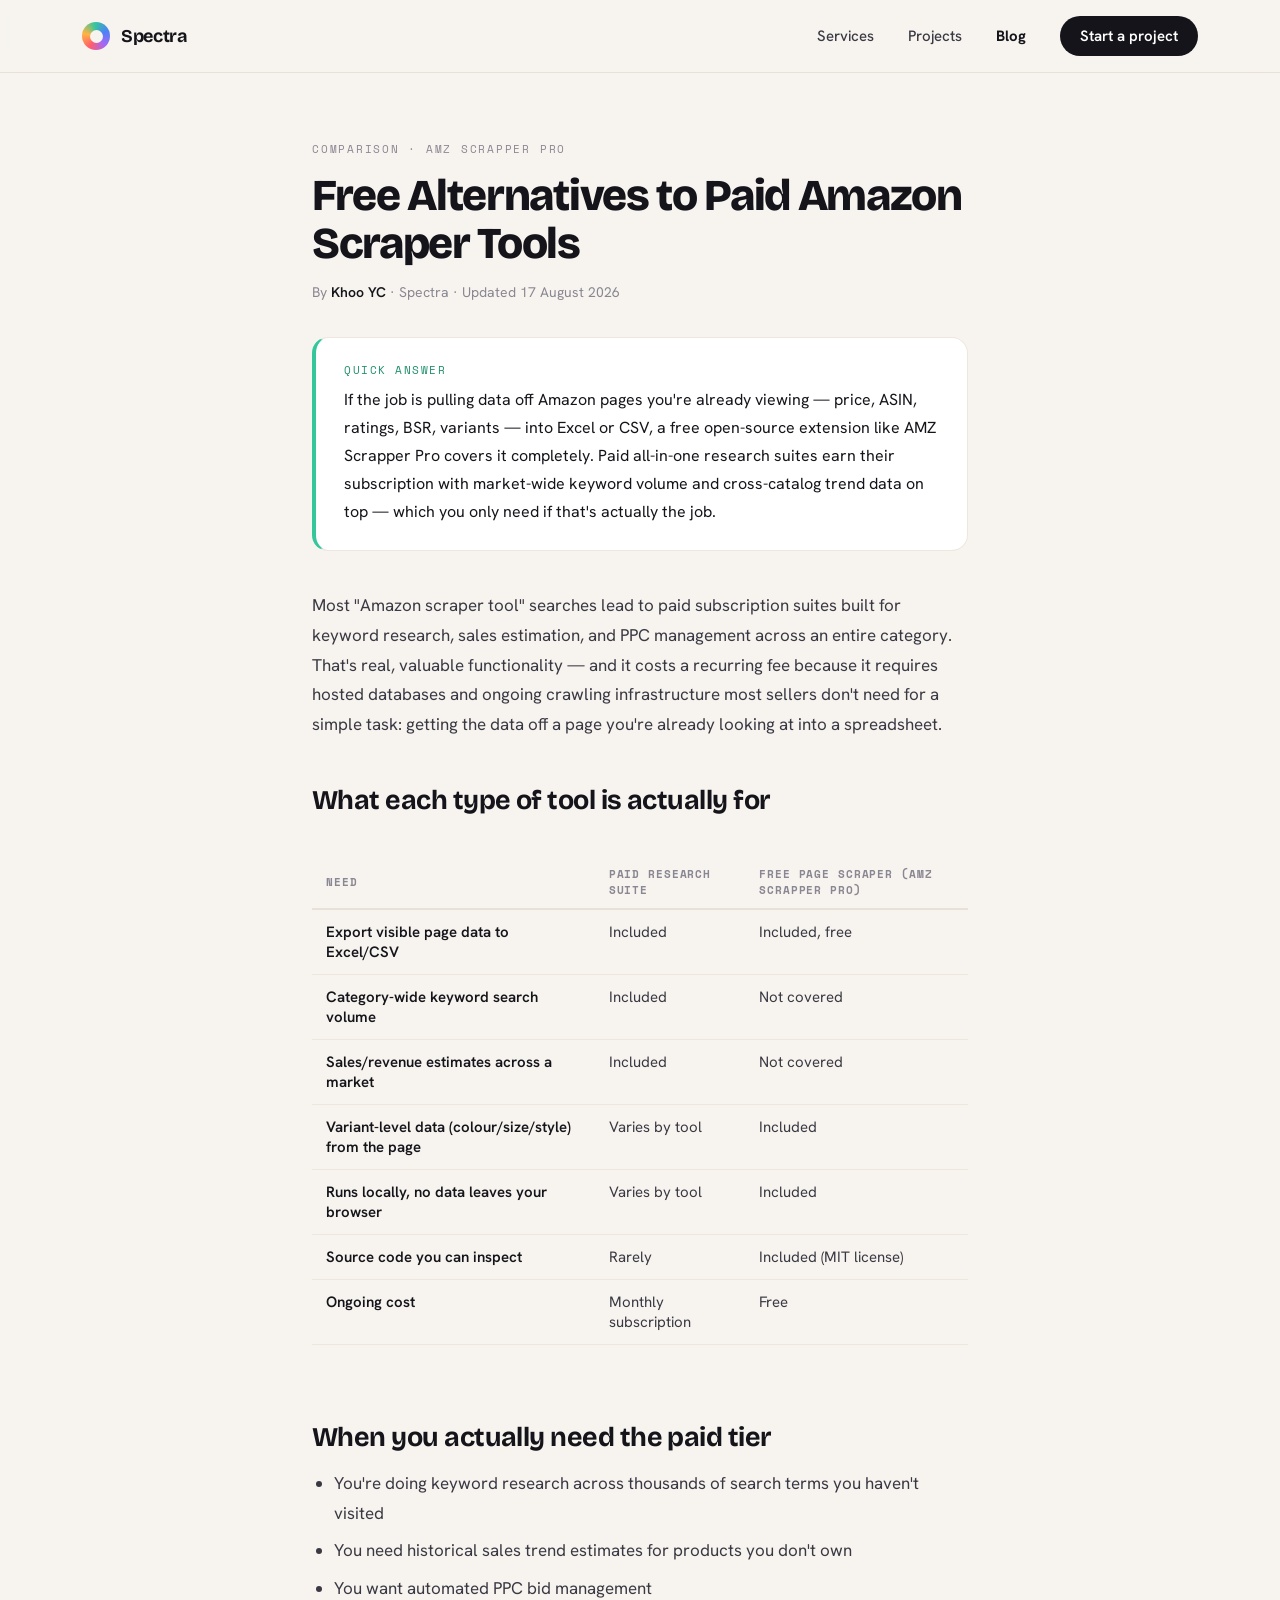
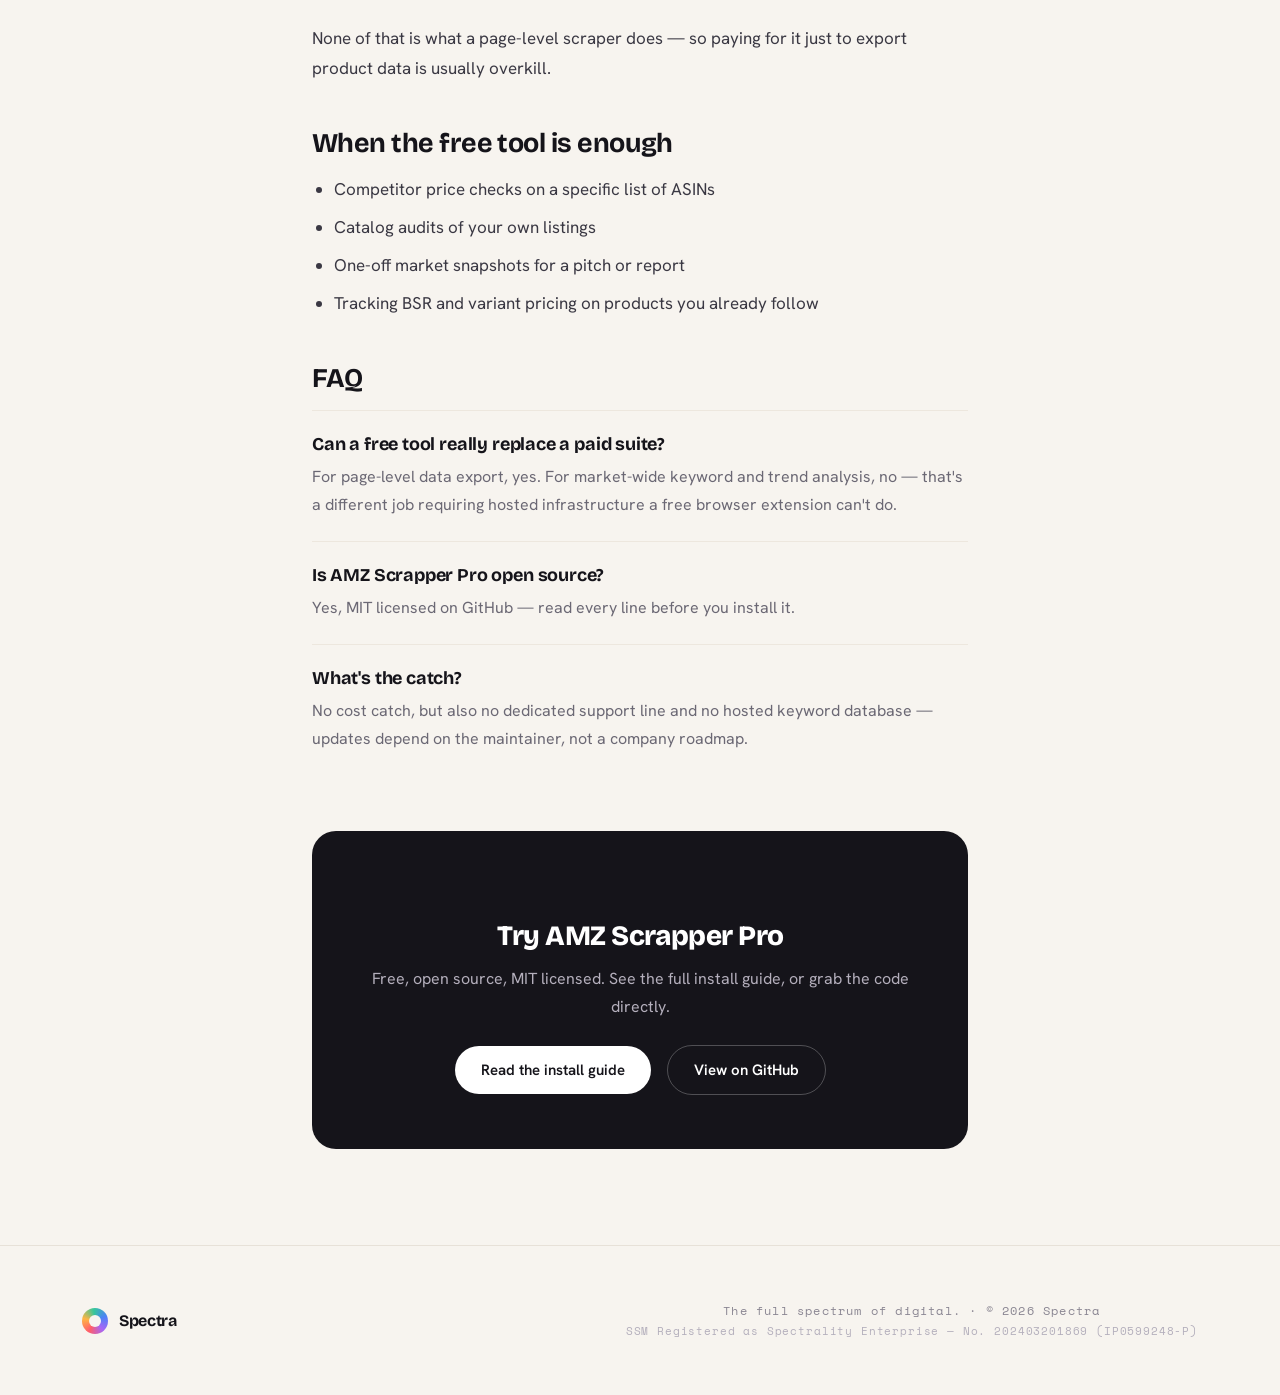
<file: blog/free-alternative-amazon-scraper-tools/index.html>
<!DOCTYPE html>
<html lang="en">
<head>
<meta charset="UTF-8">
<meta name="viewport" content="width=device-width, initial-scale=1.0">
<title>Free Alternatives to Paid Amazon Scraper Tools | Spectra</title>
<meta name="description" content="What paid all-in-one Amazon research suites actually cover vs. what a free, open-source scraper needs to do — and when a free tool is genuinely enough.">
<meta name="robots" content="index, follow">
<link rel="canonical" href="https://www.spectramsia.com/blog/free-alternative-amazon-scraper-tools/">
<meta name="theme-color" content="#15141A">

<meta property="og:type" content="article">
<meta property="og:site_name" content="Spectra">
<meta property="og:title" content="Free Alternatives to Paid Amazon Scraper Tools">
<meta property="og:description" content="What you actually need vs. what paid Amazon research suites bundle in — and where a free open-source scraper covers the job.">
<meta property="og:url" content="https://www.spectramsia.com/blog/free-alternative-amazon-scraper-tools/">
<meta property="og:locale" content="en_US">
<meta name="twitter:card" content="summary">

<link rel="preconnect" href="https://fonts.googleapis.com">
<link rel="preconnect" href="https://fonts.gstatic.com" crossorigin>
<link href="https://fonts.googleapis.com/css2?family=Bricolage+Grotesque:wght@400;500;700;800&family=Hanken+Grotesk:wght@500;600;700&family=Space+Mono:wght@400;700&display=swap" rel="stylesheet">

<link rel="icon" href="/favicon.ico" sizes="32x32">
<link rel="icon" type="image/png" sizes="16x16" href="/favicon-16x16.png">
<link rel="icon" type="image/png" sizes="32x32" href="/favicon-32x32.png">
<link rel="icon" type="image/png" sizes="48x48" href="/favicon-48x48.png">
<link rel="apple-touch-icon" sizes="180x180" href="/apple-touch-icon.png">

<script type="application/ld+json">
{
  "@context": "https://schema.org",
  "@graph": [
    {
      "@type": "Article",
      "headline": "Free Alternatives to Paid Amazon Scraper Tools",
      "description": "What paid all-in-one Amazon research suites cover vs. what a free, open-source scraper needs to do.",
      "author": { "@type": "Person", "name": "Khoo YC", "url": "https://github.com/khooyc" },
      "publisher": { "@type": "Organization", "name": "Spectra", "url": "https://www.spectramsia.com/" },
      "datePublished": "2026-08-17",
      "dateModified": "2026-08-17",
      "mainEntityOfPage": "https://www.spectramsia.com/blog/free-alternative-amazon-scraper-tools/"
    },
    {
      "@type": "FAQPage",
      "mainEntity": [
        {
          "@type": "Question",
          "name": "Can a free tool really replace a paid Amazon research suite?",
          "acceptedAnswer": { "@type": "Answer", "text": "For pulling data off pages you're already viewing — price, ASIN, ratings, BSR, variants — yes. Paid suites add market-wide keyword volume and cross-catalog trend data that a page-level scraper doesn't attempt." }
        },
        {
          "@type": "Question",
          "name": "Is AMZ Scrapper Pro open source?",
          "acceptedAnswer": { "@type": "Answer", "text": "Yes, MIT licensed on GitHub — you can read every line before installing it." }
        },
        {
          "@type": "Question",
          "name": "What's the catch with free tools?",
          "acceptedAnswer": { "@type": "Answer", "text": "No catch on cost, but also no dedicated support team, no hosted keyword database, and updates depend on the maintainer rather than a company roadmap." }
        }
      ]
    }
  ]
}
</script>

<style>
  * { margin:0; padding:0; box-sizing:border-box; }
  html { scroll-behavior:smooth; }
  html, body { overflow-x:hidden; max-width:100%; }
  body { background:#F7F4EF; font-family:'Hanken Grotesk',sans-serif; color:#15141A; -webkit-font-smoothing:antialiased; -webkit-text-size-adjust:100%; }
  ::selection { background:#A667F5; color:#fff; }
  a { text-decoration:none; color:inherit; }
  .btn-dark:hover { background:#2B2933; }

  .nav-toggle-input{ display:none; }
  .nav-toggle-label{ display:none; width:36px; height:36px; align-items:center; justify-content:center; cursor:pointer; border-radius:8px; flex-shrink:0; }
  .nav-toggle-label span, .nav-toggle-label span::before, .nav-toggle-label span::after{
    content:""; display:block; width:20px; height:2px; background:#15141A; border-radius:2px;
    position:relative; transition:transform 0.2s ease, opacity 0.2s ease;
  }
  .nav-toggle-label span::before{ position:absolute; top:-6px; }
  .nav-toggle-label span::after{ position:absolute; top:6px; }
  .mobile-menu{ display:none; }
  @media (max-width:860px){
    .nav-links{ display:none !important; }
    .nav-toggle-label{ display:flex !important; }
    .mobile-menu{ display:block; max-height:0; overflow:hidden; list-style:none; background:#fff; border-top:1px solid #E7E1D8; transition:max-height 0.25s ease; }
    .mobile-menu li{ border-bottom:1px solid #EDE7DE; }
    .mobile-menu a{ display:block; padding:14px 32px; font-size:15px; font-weight:500; }
    .mobile-menu .mm-cta{ font-weight:600; color:#A667F5; }
    .nav-toggle-input:checked ~ .mobile-menu{ max-height:320px; }
    .nav-toggle-input:checked ~ .nav-bar .nav-toggle-label span{ background:transparent; }
    .nav-toggle-input:checked ~ .nav-bar .nav-toggle-label span::before{ transform:translateY(6px) rotate(45deg); }
    .nav-toggle-input:checked ~ .nav-bar .nav-toggle-label span::after{ transform:translateY(-6px) rotate(-45deg); }
  }

  .article{ max-width:720px; margin:0 auto; padding:64px 32px 96px; }
  .article-tag{ font-family:'Space Mono',monospace; font-size:11px; letter-spacing:0.16em; text-transform:uppercase; color:#8A8692; }
  .article h1{ font-family:'Bricolage Grotesque',sans-serif; font-weight:800; font-size:44px; line-height:1.08; letter-spacing:-0.03em; margin:14px 0 16px; }
  .byline{ font-size:14px; color:#8A8692; margin-bottom:36px; }
  .byline a{ color:#15141A; font-weight:600; }
  .article p{ font-size:17px; line-height:1.75; color:#3A3843; margin-bottom:20px; }
  .article h2{ font-family:'Bricolage Grotesque',sans-serif; font-weight:700; font-size:27px; letter-spacing:-0.02em; margin:44px 0 16px; }
  .article h3{ font-family:'Bricolage Grotesque',sans-serif; font-weight:700; font-size:20px; letter-spacing:-0.01em; margin:28px 0 10px; }
  .article ul, .article ol{ margin:0 0 20px 22px; }
  .article li{ font-size:17px; line-height:1.75; color:#3A3843; margin-bottom:8px; }

  .quick-answer{ background:#fff; border:1px solid #EDE7DE; border-left:4px solid #35C79A; border-radius:16px; padding:24px 28px; margin:28px 0 40px; }
  .quick-answer .qa-label{ font-family:'Space Mono',monospace; font-size:11px; letter-spacing:0.14em; text-transform:uppercase; color:#1F8F6C; margin-bottom:8px; display:block; }
  .quick-answer p{ font-size:16px; margin:0; color:#15141A; }

  .compare{ width:100%; border-collapse:collapse; margin:24px 0 32px; font-size:15px; }
  .compare th{ text-align:left; font-family:'Space Mono',monospace; font-size:11px; letter-spacing:0.08em; text-transform:uppercase; color:#8A8692; padding:10px 14px; border-bottom:2px solid #E7E1D8; }
  .compare td{ padding:12px 14px; border-bottom:1px solid #EDE7DE; color:#3A3843; vertical-align:top; }
  .compare tr td:first-child{ font-weight:600; color:#15141A; }
  .table-wrap{ overflow-x:auto; }

  .faq-item{ border-top:1px solid #EDE7DE; padding:22px 0; }
  .faq-item:last-child{ border-bottom:1px solid #EDE7DE; }
  .faq-item h3{ margin:0 0 8px; font-size:18px; }
  .faq-item p{ font-size:16px; margin:0; color:#6B6874; }

  .cta-card{ background:#15141A; border-radius:24px; padding:44px; text-align:center; margin-top:56px; }
  .cta-card h2{ font-family:'Bricolage Grotesque',sans-serif; font-weight:800; font-size:28px; color:#fff; margin-bottom:12px; letter-spacing:-0.02em; }
  .cta-card p{ color:#B4AFBC; font-size:16px; margin-bottom:24px; }
  .cta-card a{ display:inline-block; font-weight:600; font-size:15px; color:#15141A; background:#fff; padding:14px 26px; border-radius:999px; margin:0 6px 10px; }
  .cta-card a.secondary{ background:transparent; color:#fff; border:1px solid rgba(255,255,255,0.25); }

  @media (max-width:760px){
    .article{ padding:48px 24px 64px; }
    .article h1{ font-size:32px !important; }
    .cta-card{ padding:32px 24px; }
  }

  .footer-inner{ max-width:1180px; margin:0 auto; padding:56px 32px; display:flex; align-items:center; justify-content:space-between; flex-wrap:wrap; gap:12px; }
  @media (max-width:560px){ .footer-inner{ flex-direction:column; text-align:center; padding:40px 24px; } }
</style>
</head>
<body>

<div style="overflow-x:hidden;">

  <input type="checkbox" id="nav-toggle" class="nav-toggle-input">
  <nav class="nav-bar" style="position:sticky;top:0;z-index:50;backdrop-filter:blur(14px);background:rgba(247,244,239,0.9);border-bottom:1px solid #E7E1D8;">
    <div style="max-width:1180px;margin:0 auto;padding:16px 32px;display:flex;align-items:center;justify-content:space-between;">
      <a href="/" style="display:flex;align-items:center;gap:11px;">
        <div style="width:28px;height:28px;border-radius:50%;background:conic-gradient(from 210deg,#FF5D6C,#FFB443,#35C79A,#4C82F7,#A667F5,#FF5D6C);display:flex;align-items:center;justify-content:center;" aria-hidden="true">
          <div style="width:13px;height:13px;border-radius:50%;background:#F7F4EF;"></div>
        </div>
        <span style="font-family:'Bricolage Grotesque',sans-serif;font-weight:700;font-size:18px;letter-spacing:-0.02em;">Spectra</span>
      </a>
      <div class="nav-links" style="display:flex;align-items:center;gap:34px;">
        <a href="/#services" style="font-size:15px;font-weight:500;color:#3A3843;">Services</a>
        <a href="/projects/" style="font-size:15px;font-weight:500;color:#3A3843;">Projects</a>
        <a href="/blog/" style="font-size:15px;font-weight:700;color:#15141A;">Blog</a>
        <a href="/#contact" class="btn-dark" style="font-family:'Hanken Grotesk',sans-serif;font-weight:600;font-size:15px;color:#fff;background:#15141A;padding:10px 20px;border-radius:999px;">Start a project</a>
      </div>
      <label for="nav-toggle" class="nav-toggle-label" aria-label="Toggle menu"><span></span></label>
    </div>
  </nav>
  <ul class="mobile-menu">
    <li><a href="/#services">Services</a></li>
    <li><a href="/projects/">Projects</a></li>
    <li><a href="/blog/">Blog</a></li>
    <li><a href="/#contact" class="mm-cta">Start a project →</a></li>
  </ul>

  <article class="article">
    <span class="article-tag">Comparison · AMZ Scrapper Pro</span>
    <h1>Free Alternatives to Paid Amazon Scraper Tools</h1>
    <div class="byline">By <a href="https://github.com/khooyc" target="_blank" rel="noopener">Khoo YC</a> · Spectra · Updated 17 August 2026</div>

    <div class="quick-answer">
      <span class="qa-label">Quick answer</span>
      <p>If the job is pulling data off Amazon pages you're already viewing — price, ASIN, ratings, BSR, variants — into Excel or CSV, a free open-source extension like <a href="https://github.com/khooyc/amazon-data-scrapper-pro" target="_blank" rel="noopener">AMZ Scrapper Pro</a> covers it completely. Paid all-in-one research suites earn their subscription with market-wide keyword volume and cross-catalog trend data on top — which you only need if that's actually the job.</p>
    </div>

    <p>Most "Amazon scraper tool" searches lead to paid subscription suites built for keyword research, sales estimation, and PPC management across an entire category. That's real, valuable functionality — and it costs a recurring fee because it requires hosted databases and ongoing crawling infrastructure most sellers don't need for a simple task: getting the data off a page you're already looking at into a spreadsheet.</p>

    <h2>What each type of tool is actually for</h2>
    <div class="table-wrap">
    <table class="compare">
      <tr><th>Need</th><th>Paid research suite</th><th>Free page scraper (AMZ Scrapper Pro)</th></tr>
      <tr><td>Export visible page data to Excel/CSV</td><td>Included</td><td>Included, free</td></tr>
      <tr><td>Category-wide keyword search volume</td><td>Included</td><td>Not covered</td></tr>
      <tr><td>Sales/revenue estimates across a market</td><td>Included</td><td>Not covered</td></tr>
      <tr><td>Variant-level data (colour/size/style) from the page</td><td>Varies by tool</td><td>Included</td></tr>
      <tr><td>Runs locally, no data leaves your browser</td><td>Varies by tool</td><td>Included</td></tr>
      <tr><td>Source code you can inspect</td><td>Rarely</td><td>Included (MIT license)</td></tr>
      <tr><td>Ongoing cost</td><td>Monthly subscription</td><td>Free</td></tr>
    </table>
    </div>

    <h2>When you actually need the paid tier</h2>
    <ul>
      <li>You're doing keyword research across thousands of search terms you haven't visited</li>
      <li>You need historical sales trend estimates for products you don't own</li>
      <li>You want automated PPC bid management</li>
    </ul>
    <p>None of that is what a page-level scraper does — so paying for it just to export product data is usually overkill.</p>

    <h2>When the free tool is enough</h2>
    <ul>
      <li>Competitor price checks on a specific list of ASINs</li>
      <li>Catalog audits of your own listings</li>
      <li>One-off market snapshots for a pitch or report</li>
      <li>Tracking BSR and variant pricing on products you already follow</li>
    </ul>

    <h2>FAQ</h2>
    <div class="faq-item">
      <h3>Can a free tool really replace a paid suite?</h3>
      <p>For page-level data export, yes. For market-wide keyword and trend analysis, no — that's a different job requiring hosted infrastructure a free browser extension can't do.</p>
    </div>
    <div class="faq-item">
      <h3>Is AMZ Scrapper Pro open source?</h3>
      <p>Yes, MIT licensed on GitHub — read every line before you install it.</p>
    </div>
    <div class="faq-item">
      <h3>What's the catch?</h3>
      <p>No cost catch, but also no dedicated support line and no hosted keyword database — updates depend on the maintainer, not a company roadmap.</p>
    </div>

    <div class="cta-card">
      <h2>Try AMZ Scrapper Pro</h2>
      <p>Free, open source, MIT licensed. See the full install guide, or grab the code directly.</p>
      <a href="/blog/free-amazon-product-data-export-excel/">Read the install guide</a>
      <a href="https://github.com/khooyc/amazon-data-scrapper-pro" target="_blank" rel="noopener" class="secondary">View on GitHub</a>
    </div>
  </article>

  <footer style="border-top:1px solid #E7E1D8;">
    <div class="footer-inner">
      <a href="/" style="display:flex;align-items:center;gap:11px;">
        <div style="width:26px;height:26px;border-radius:50%;background:conic-gradient(from 210deg,#FF5D6C,#FFB443,#35C79A,#4C82F7,#A667F5,#FF5D6C);display:flex;align-items:center;justify-content:center;" aria-hidden="true"><div style="width:12px;height:12px;border-radius:50%;background:#F7F4EF;"></div></div>
        <span style="font-family:'Bricolage Grotesque',sans-serif;font-weight:700;font-size:16px;letter-spacing:-0.02em;">Spectra</span>
      </a>
      <div style="text-align:center;">
        <div style="font-family:'Space Mono',monospace;font-size:12px;letter-spacing:0.1em;color:#8A8692;">The full spectrum of digital. · © 2026 Spectra</div>
        <div style="font-family:'Space Mono',monospace;font-size:10.5px;letter-spacing:0.08em;color:#B4AFBC;margin-top:4px;">SSM Registered as Spectrality Enterprise — No. 202403201869 (IP0599248-P)</div>
      </div>
    </div>
  </footer>

</div>
</body>
</html>
</file>
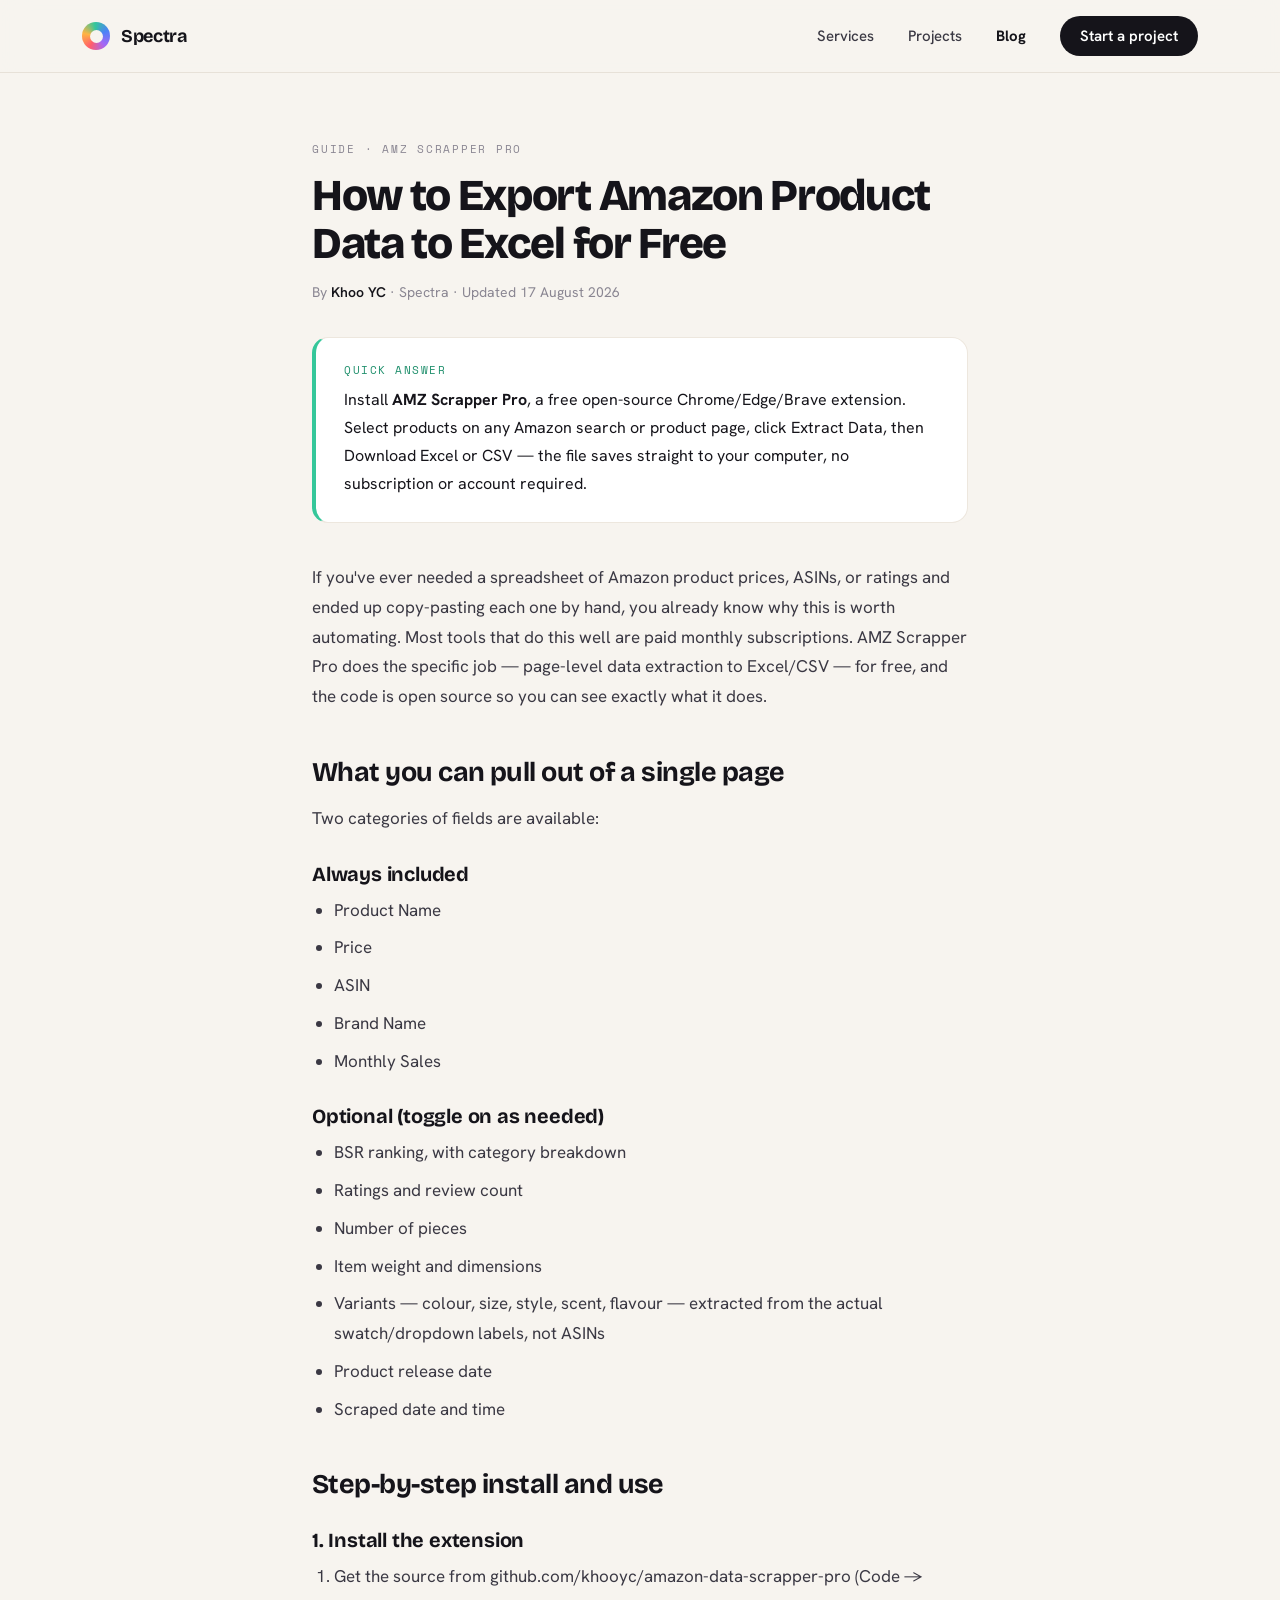
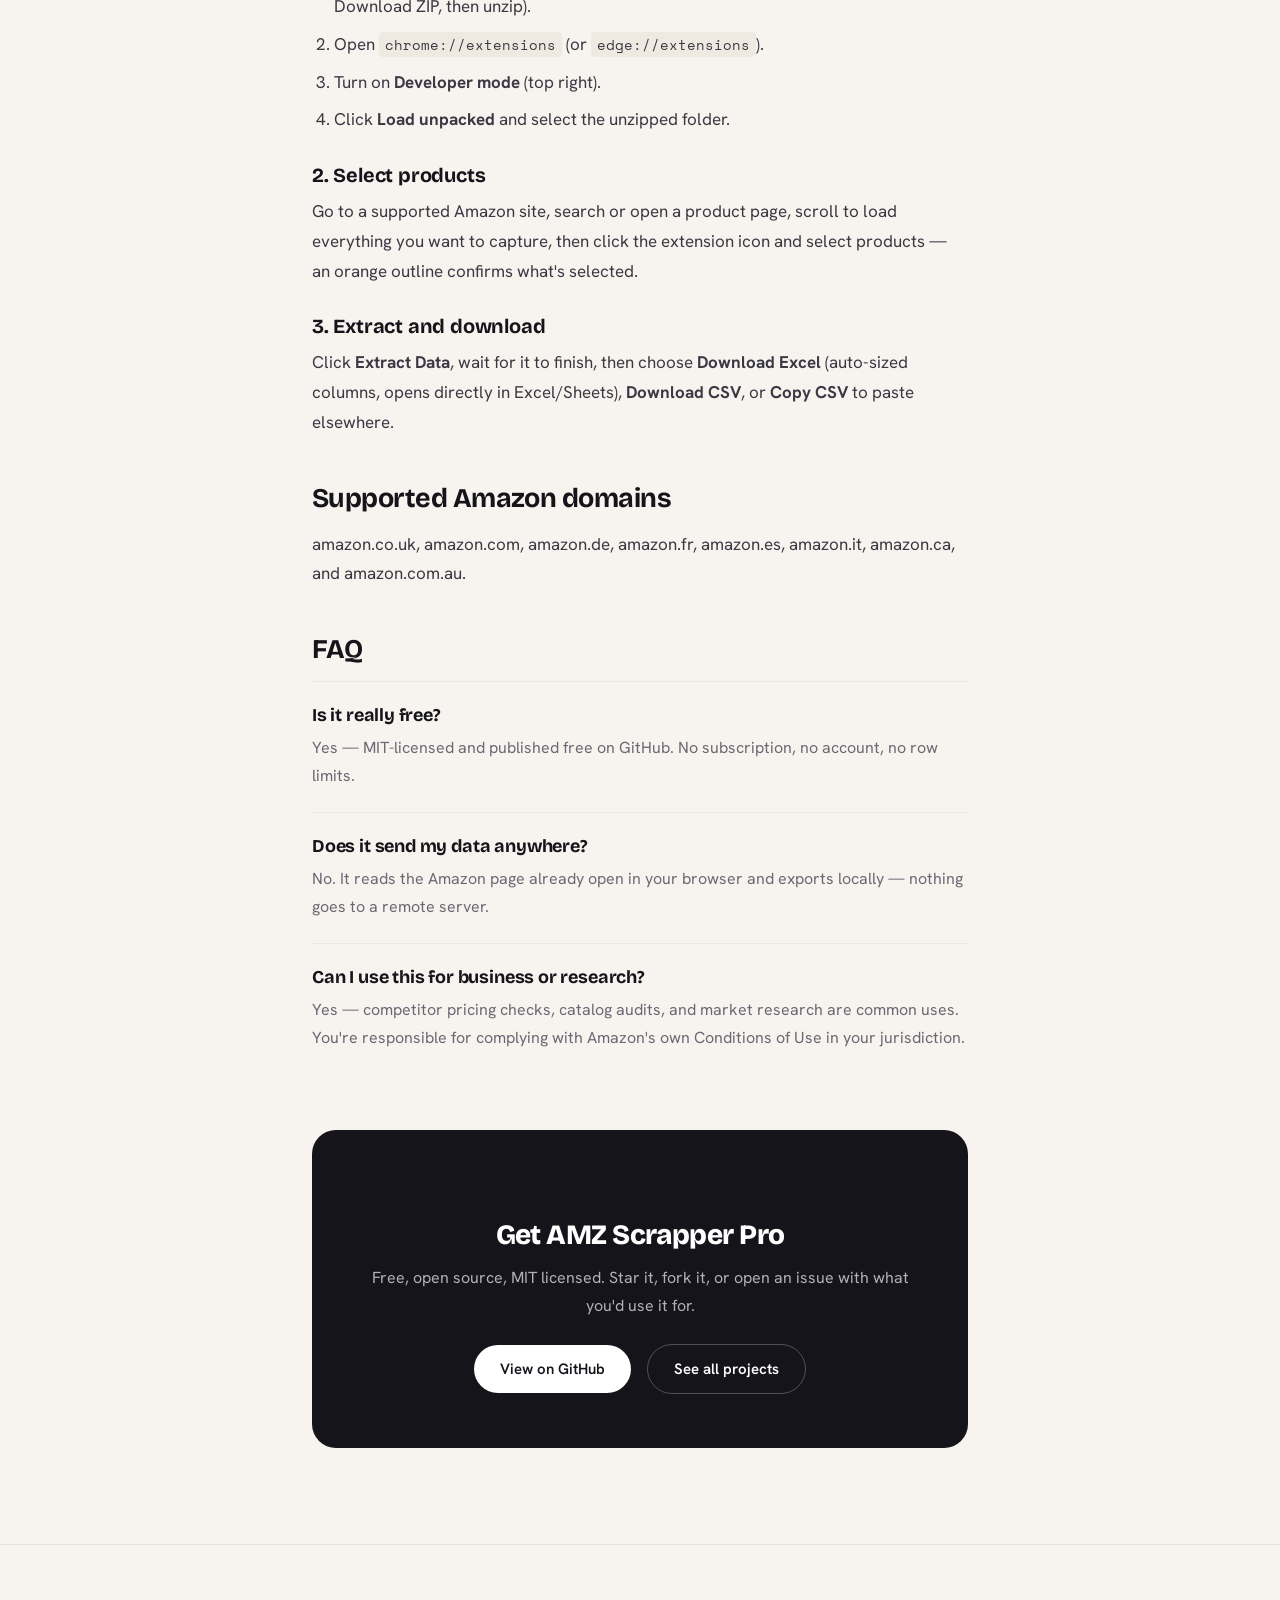
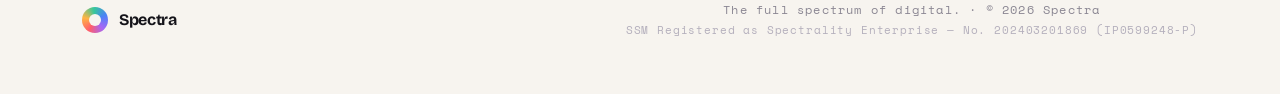
<file: blog/free-amazon-product-data-export-excel/index.html>
<!DOCTYPE html>
<html lang="en">
<head>
<meta charset="UTF-8">
<meta name="viewport" content="width=device-width, initial-scale=1.0">
<title>How to Export Amazon Product Data to Excel for Free | Spectra</title>
<meta name="description" content="Step-by-step guide to exporting Amazon product data — price, ASIN, BSR, ratings, variants — to Excel or CSV using AMZ Scrapper Pro, a free open-source Chrome extension.">
<meta name="robots" content="index, follow">
<link rel="canonical" href="https://www.spectramsia.com/blog/free-amazon-product-data-export-excel/">
<meta name="theme-color" content="#15141A">

<meta property="og:type" content="article">
<meta property="og:site_name" content="Spectra">
<meta property="og:title" content="How to Export Amazon Product Data to Excel for Free">
<meta property="og:description" content="Pull price, ASIN, BSR, ratings and variant data off any Amazon page into Excel or CSV — no paid subscription, using the free AMZ Scrapper Pro extension.">
<meta property="og:url" content="https://www.spectramsia.com/blog/free-amazon-product-data-export-excel/">
<meta property="og:locale" content="en_US">
<meta name="twitter:card" content="summary">

<link rel="preconnect" href="https://fonts.googleapis.com">
<link rel="preconnect" href="https://fonts.gstatic.com" crossorigin>
<link href="https://fonts.googleapis.com/css2?family=Bricolage+Grotesque:wght@400;500;700;800&family=Hanken+Grotesk:wght@500;600;700&family=Space+Mono:wght@400;700&display=swap" rel="stylesheet">

<link rel="icon" href="/favicon.ico" sizes="32x32">
<link rel="icon" type="image/png" sizes="16x16" href="/favicon-16x16.png">
<link rel="icon" type="image/png" sizes="32x32" href="/favicon-32x32.png">
<link rel="icon" type="image/png" sizes="48x48" href="/favicon-48x48.png">
<link rel="apple-touch-icon" sizes="180x180" href="/apple-touch-icon.png">

<script type="application/ld+json">
{
  "@context": "https://schema.org",
  "@graph": [
    {
      "@type": "Article",
      "headline": "How to Export Amazon Product Data to Excel for Free",
      "description": "Step-by-step guide to exporting Amazon product data to Excel or CSV using AMZ Scrapper Pro, a free open-source Chrome extension.",
      "author": { "@type": "Person", "name": "Khoo YC", "url": "https://github.com/khooyc" },
      "publisher": { "@type": "Organization", "name": "Spectra", "url": "https://www.spectramsia.com/" },
      "datePublished": "2026-08-17",
      "dateModified": "2026-08-17",
      "mainEntityOfPage": "https://www.spectramsia.com/blog/free-amazon-product-data-export-excel/"
    },
    {
      "@type": "HowTo",
      "name": "How to export Amazon product data to Excel with AMZ Scrapper Pro",
      "step": [
        { "@type": "HowToStep", "name": "Install the extension", "text": "Download the source from GitHub, open chrome://extensions, enable Developer mode, click Load unpacked, and select the folder." },
        { "@type": "HowToStep", "name": "Open Amazon and select products", "text": "Search or open a product page on a supported Amazon domain, then click the extension icon and select the products you want." },
        { "@type": "HowToStep", "name": "Extract data", "text": "Click Extract Data and wait for scraping to finish." },
        { "@type": "HowToStep", "name": "Download Excel or CSV", "text": "Click Download Excel or Download CSV to save a formatted file, or Copy CSV to paste elsewhere." }
      ]
    },
    {
      "@type": "FAQPage",
      "mainEntity": [
        {
          "@type": "Question",
          "name": "Is AMZ Scrapper Pro really free?",
          "acceptedAnswer": { "@type": "Answer", "text": "Yes. It's open source under the MIT license, published free on GitHub — no subscription, no account, no usage limit." }
        },
        {
          "@type": "Question",
          "name": "Which Amazon sites does it work on?",
          "acceptedAnswer": { "@type": "Answer", "text": "amazon.co.uk, amazon.com, amazon.de, amazon.fr, amazon.es, amazon.it, amazon.ca, and amazon.com.au." }
        },
        {
          "@type": "Question",
          "name": "What data fields can I export?",
          "acceptedAnswer": { "@type": "Answer", "text": "Product name, price, ASIN, brand, and monthly sales by default, plus optional fields: BSR ranking, ratings, reviews, item weight and dimensions, variants (colour/size/style), release date, and scrape timestamp." }
        },
        {
          "@type": "Question",
          "name": "Does it upload my data anywhere?",
          "acceptedAnswer": { "@type": "Answer", "text": "No. It's a browser extension that reads pages you already have open and exports locally — nothing is sent to a server." }
        }
      ]
    }
  ]
}
</script>

<style>
  * { margin:0; padding:0; box-sizing:border-box; }
  html { scroll-behavior:smooth; }
  html, body { overflow-x:hidden; max-width:100%; }
  body { background:#F7F4EF; font-family:'Hanken Grotesk',sans-serif; color:#15141A; -webkit-font-smoothing:antialiased; -webkit-text-size-adjust:100%; }
  ::selection { background:#A667F5; color:#fff; }
  a { text-decoration:none; color:inherit; }
  .btn-dark:hover { background:#2B2933; }

  .nav-toggle-input{ display:none; }
  .nav-toggle-label{ display:none; width:36px; height:36px; align-items:center; justify-content:center; cursor:pointer; border-radius:8px; flex-shrink:0; }
  .nav-toggle-label span, .nav-toggle-label span::before, .nav-toggle-label span::after{
    content:""; display:block; width:20px; height:2px; background:#15141A; border-radius:2px;
    position:relative; transition:transform 0.2s ease, opacity 0.2s ease;
  }
  .nav-toggle-label span::before{ position:absolute; top:-6px; }
  .nav-toggle-label span::after{ position:absolute; top:6px; }
  .mobile-menu{ display:none; }
  @media (max-width:860px){
    .nav-links{ display:none !important; }
    .nav-toggle-label{ display:flex !important; }
    .mobile-menu{ display:block; max-height:0; overflow:hidden; list-style:none; background:#fff; border-top:1px solid #E7E1D8; transition:max-height 0.25s ease; }
    .mobile-menu li{ border-bottom:1px solid #EDE7DE; }
    .mobile-menu a{ display:block; padding:14px 32px; font-size:15px; font-weight:500; }
    .mobile-menu .mm-cta{ font-weight:600; color:#A667F5; }
    .nav-toggle-input:checked ~ .mobile-menu{ max-height:320px; }
    .nav-toggle-input:checked ~ .nav-bar .nav-toggle-label span{ background:transparent; }
    .nav-toggle-input:checked ~ .nav-bar .nav-toggle-label span::before{ transform:translateY(6px) rotate(45deg); }
    .nav-toggle-input:checked ~ .nav-bar .nav-toggle-label span::after{ transform:translateY(-6px) rotate(-45deg); }
  }

  .article{ max-width:720px; margin:0 auto; padding:64px 32px 96px; }
  .article-tag{ font-family:'Space Mono',monospace; font-size:11px; letter-spacing:0.16em; text-transform:uppercase; color:#8A8692; }
  .article h1{ font-family:'Bricolage Grotesque',sans-serif; font-weight:800; font-size:44px; line-height:1.08; letter-spacing:-0.03em; margin:14px 0 16px; }
  .byline{ font-size:14px; color:#8A8692; margin-bottom:36px; }
  .byline a{ color:#15141A; font-weight:600; }
  .article p{ font-size:17px; line-height:1.75; color:#3A3843; margin-bottom:20px; }
  .article h2{ font-family:'Bricolage Grotesque',sans-serif; font-weight:700; font-size:27px; letter-spacing:-0.02em; margin:44px 0 16px; }
  .article h3{ font-family:'Bricolage Grotesque',sans-serif; font-weight:700; font-size:20px; letter-spacing:-0.01em; margin:28px 0 10px; }
  .article ul, .article ol{ margin:0 0 20px 22px; }
  .article li{ font-size:17px; line-height:1.75; color:#3A3843; margin-bottom:8px; }
  .article code{ font-family:'Space Mono',monospace; font-size:14px; background:#EFEAE1; padding:2px 6px; border-radius:4px; }

  .quick-answer{ background:#fff; border:1px solid #EDE7DE; border-left:4px solid #35C79A; border-radius:16px; padding:24px 28px; margin:28px 0 40px; }
  .quick-answer .qa-label{ font-family:'Space Mono',monospace; font-size:11px; letter-spacing:0.14em; text-transform:uppercase; color:#1F8F6C; margin-bottom:8px; display:block; }
  .quick-answer p{ font-size:16px; margin:0; color:#15141A; }

  .faq-item{ border-top:1px solid #EDE7DE; padding:22px 0; }
  .faq-item:last-child{ border-bottom:1px solid #EDE7DE; }
  .faq-item h3{ margin:0 0 8px; font-size:18px; }
  .faq-item p{ font-size:16px; margin:0; color:#6B6874; }

  .cta-card{ background:#15141A; border-radius:24px; padding:44px; text-align:center; margin-top:56px; }
  .cta-card h2{ font-family:'Bricolage Grotesque',sans-serif; font-weight:800; font-size:28px; color:#fff; margin-bottom:12px; letter-spacing:-0.02em; }
  .cta-card p{ color:#B4AFBC; font-size:16px; margin-bottom:24px; }
  .cta-card a{ display:inline-block; font-weight:600; font-size:15px; color:#15141A; background:#fff; padding:14px 26px; border-radius:999px; margin:0 6px 10px; }
  .cta-card a.secondary{ background:transparent; color:#fff; border:1px solid rgba(255,255,255,0.25); }

  @media (max-width:760px){
    .article{ padding:48px 24px 64px; }
    .article h1{ font-size:32px !important; }
    .cta-card{ padding:32px 24px; }
  }

  .footer-inner{ max-width:1180px; margin:0 auto; padding:56px 32px; display:flex; align-items:center; justify-content:space-between; flex-wrap:wrap; gap:12px; }
  @media (max-width:560px){ .footer-inner{ flex-direction:column; text-align:center; padding:40px 24px; } }
</style>
</head>
<body>

<div style="overflow-x:hidden;">

  <input type="checkbox" id="nav-toggle" class="nav-toggle-input">
  <nav class="nav-bar" style="position:sticky;top:0;z-index:50;backdrop-filter:blur(14px);background:rgba(247,244,239,0.9);border-bottom:1px solid #E7E1D8;">
    <div style="max-width:1180px;margin:0 auto;padding:16px 32px;display:flex;align-items:center;justify-content:space-between;">
      <a href="/" style="display:flex;align-items:center;gap:11px;">
        <div style="width:28px;height:28px;border-radius:50%;background:conic-gradient(from 210deg,#FF5D6C,#FFB443,#35C79A,#4C82F7,#A667F5,#FF5D6C);display:flex;align-items:center;justify-content:center;" aria-hidden="true">
          <div style="width:13px;height:13px;border-radius:50%;background:#F7F4EF;"></div>
        </div>
        <span style="font-family:'Bricolage Grotesque',sans-serif;font-weight:700;font-size:18px;letter-spacing:-0.02em;">Spectra</span>
      </a>
      <div class="nav-links" style="display:flex;align-items:center;gap:34px;">
        <a href="/#services" style="font-size:15px;font-weight:500;color:#3A3843;">Services</a>
        <a href="/projects/" style="font-size:15px;font-weight:500;color:#3A3843;">Projects</a>
        <a href="/blog/" style="font-size:15px;font-weight:700;color:#15141A;">Blog</a>
        <a href="/#contact" class="btn-dark" style="font-family:'Hanken Grotesk',sans-serif;font-weight:600;font-size:15px;color:#fff;background:#15141A;padding:10px 20px;border-radius:999px;">Start a project</a>
      </div>
      <label for="nav-toggle" class="nav-toggle-label" aria-label="Toggle menu"><span></span></label>
    </div>
  </nav>
  <ul class="mobile-menu">
    <li><a href="/#services">Services</a></li>
    <li><a href="/projects/">Projects</a></li>
    <li><a href="/blog/">Blog</a></li>
    <li><a href="/#contact" class="mm-cta">Start a project →</a></li>
  </ul>

  <article class="article">
    <span class="article-tag">Guide · AMZ Scrapper Pro</span>
    <h1>How to Export Amazon Product Data to Excel for Free</h1>
    <div class="byline">By <a href="https://github.com/khooyc" target="_blank" rel="noopener">Khoo YC</a> · Spectra · Updated 17 August 2026</div>

    <div class="quick-answer">
      <span class="qa-label">Quick answer</span>
      <p>Install <a href="https://github.com/khooyc/amazon-data-scrapper-pro" target="_blank" rel="noopener"><strong>AMZ Scrapper Pro</strong></a>, a free open-source Chrome/Edge/Brave extension. Select products on any Amazon search or product page, click Extract Data, then Download Excel or CSV — the file saves straight to your computer, no subscription or account required.</p>
    </div>

    <p>If you've ever needed a spreadsheet of Amazon product prices, ASINs, or ratings and ended up copy-pasting each one by hand, you already know why this is worth automating. Most tools that do this well are paid monthly subscriptions. AMZ Scrapper Pro does the specific job — page-level data extraction to Excel/CSV — for free, and the code is open source so you can see exactly what it does.</p>

    <h2>What you can pull out of a single page</h2>
    <p>Two categories of fields are available:</p>
    <h3>Always included</h3>
    <ul>
      <li>Product Name</li>
      <li>Price</li>
      <li>ASIN</li>
      <li>Brand Name</li>
      <li>Monthly Sales</li>
    </ul>
    <h3>Optional (toggle on as needed)</h3>
    <ul>
      <li>BSR ranking, with category breakdown</li>
      <li>Ratings and review count</li>
      <li>Number of pieces</li>
      <li>Item weight and dimensions</li>
      <li>Variants — colour, size, style, scent, flavour — extracted from the actual swatch/dropdown labels, not ASINs</li>
      <li>Product release date</li>
      <li>Scraped date and time</li>
    </ul>

    <h2>Step-by-step install and use</h2>
    <h3>1. Install the extension</h3>
    <ol>
      <li>Get the source from <a href="https://github.com/khooyc/amazon-data-scrapper-pro" target="_blank" rel="noopener">github.com/khooyc/amazon-data-scrapper-pro</a> (Code → Download ZIP, then unzip).</li>
      <li>Open <code>chrome://extensions</code> (or <code>edge://extensions</code>).</li>
      <li>Turn on <strong>Developer mode</strong> (top right).</li>
      <li>Click <strong>Load unpacked</strong> and select the unzipped folder.</li>
    </ol>
    <h3>2. Select products</h3>
    <p>Go to a supported Amazon site, search or open a product page, scroll to load everything you want to capture, then click the extension icon and select products — an orange outline confirms what's selected.</p>
    <h3>3. Extract and download</h3>
    <p>Click <strong>Extract Data</strong>, wait for it to finish, then choose <strong>Download Excel</strong> (auto-sized columns, opens directly in Excel/Sheets), <strong>Download CSV</strong>, or <strong>Copy CSV</strong> to paste elsewhere.</p>

    <h2>Supported Amazon domains</h2>
    <p>amazon.co.uk, amazon.com, amazon.de, amazon.fr, amazon.es, amazon.it, amazon.ca, and amazon.com.au.</p>

    <h2>FAQ</h2>
    <div class="faq-item">
      <h3>Is it really free?</h3>
      <p>Yes — MIT-licensed and published free on GitHub. No subscription, no account, no row limits.</p>
    </div>
    <div class="faq-item">
      <h3>Does it send my data anywhere?</h3>
      <p>No. It reads the Amazon page already open in your browser and exports locally — nothing goes to a remote server.</p>
    </div>
    <div class="faq-item">
      <h3>Can I use this for business or research?</h3>
      <p>Yes — competitor pricing checks, catalog audits, and market research are common uses. You're responsible for complying with Amazon's own Conditions of Use in your jurisdiction.</p>
    </div>

    <div class="cta-card">
      <h2>Get AMZ Scrapper Pro</h2>
      <p>Free, open source, MIT licensed. Star it, fork it, or open an issue with what you'd use it for.</p>
      <a href="https://github.com/khooyc/amazon-data-scrapper-pro" target="_blank" rel="noopener">View on GitHub</a>
      <a href="/projects/" class="secondary">See all projects</a>
    </div>
  </article>

  <footer style="border-top:1px solid #E7E1D8;">
    <div class="footer-inner">
      <a href="/" style="display:flex;align-items:center;gap:11px;">
        <div style="width:26px;height:26px;border-radius:50%;background:conic-gradient(from 210deg,#FF5D6C,#FFB443,#35C79A,#4C82F7,#A667F5,#FF5D6C);display:flex;align-items:center;justify-content:center;" aria-hidden="true"><div style="width:12px;height:12px;border-radius:50%;background:#F7F4EF;"></div></div>
        <span style="font-family:'Bricolage Grotesque',sans-serif;font-weight:700;font-size:16px;letter-spacing:-0.02em;">Spectra</span>
      </a>
      <div style="text-align:center;">
        <div style="font-family:'Space Mono',monospace;font-size:12px;letter-spacing:0.1em;color:#8A8692;">The full spectrum of digital. · © 2026 Spectra</div>
        <div style="font-family:'Space Mono',monospace;font-size:10.5px;letter-spacing:0.08em;color:#B4AFBC;margin-top:4px;">SSM Registered as Spectrality Enterprise — No. 202403201869 (IP0599248-P)</div>
      </div>
    </div>
  </footer>

</div>
</body>
</html>
</file>
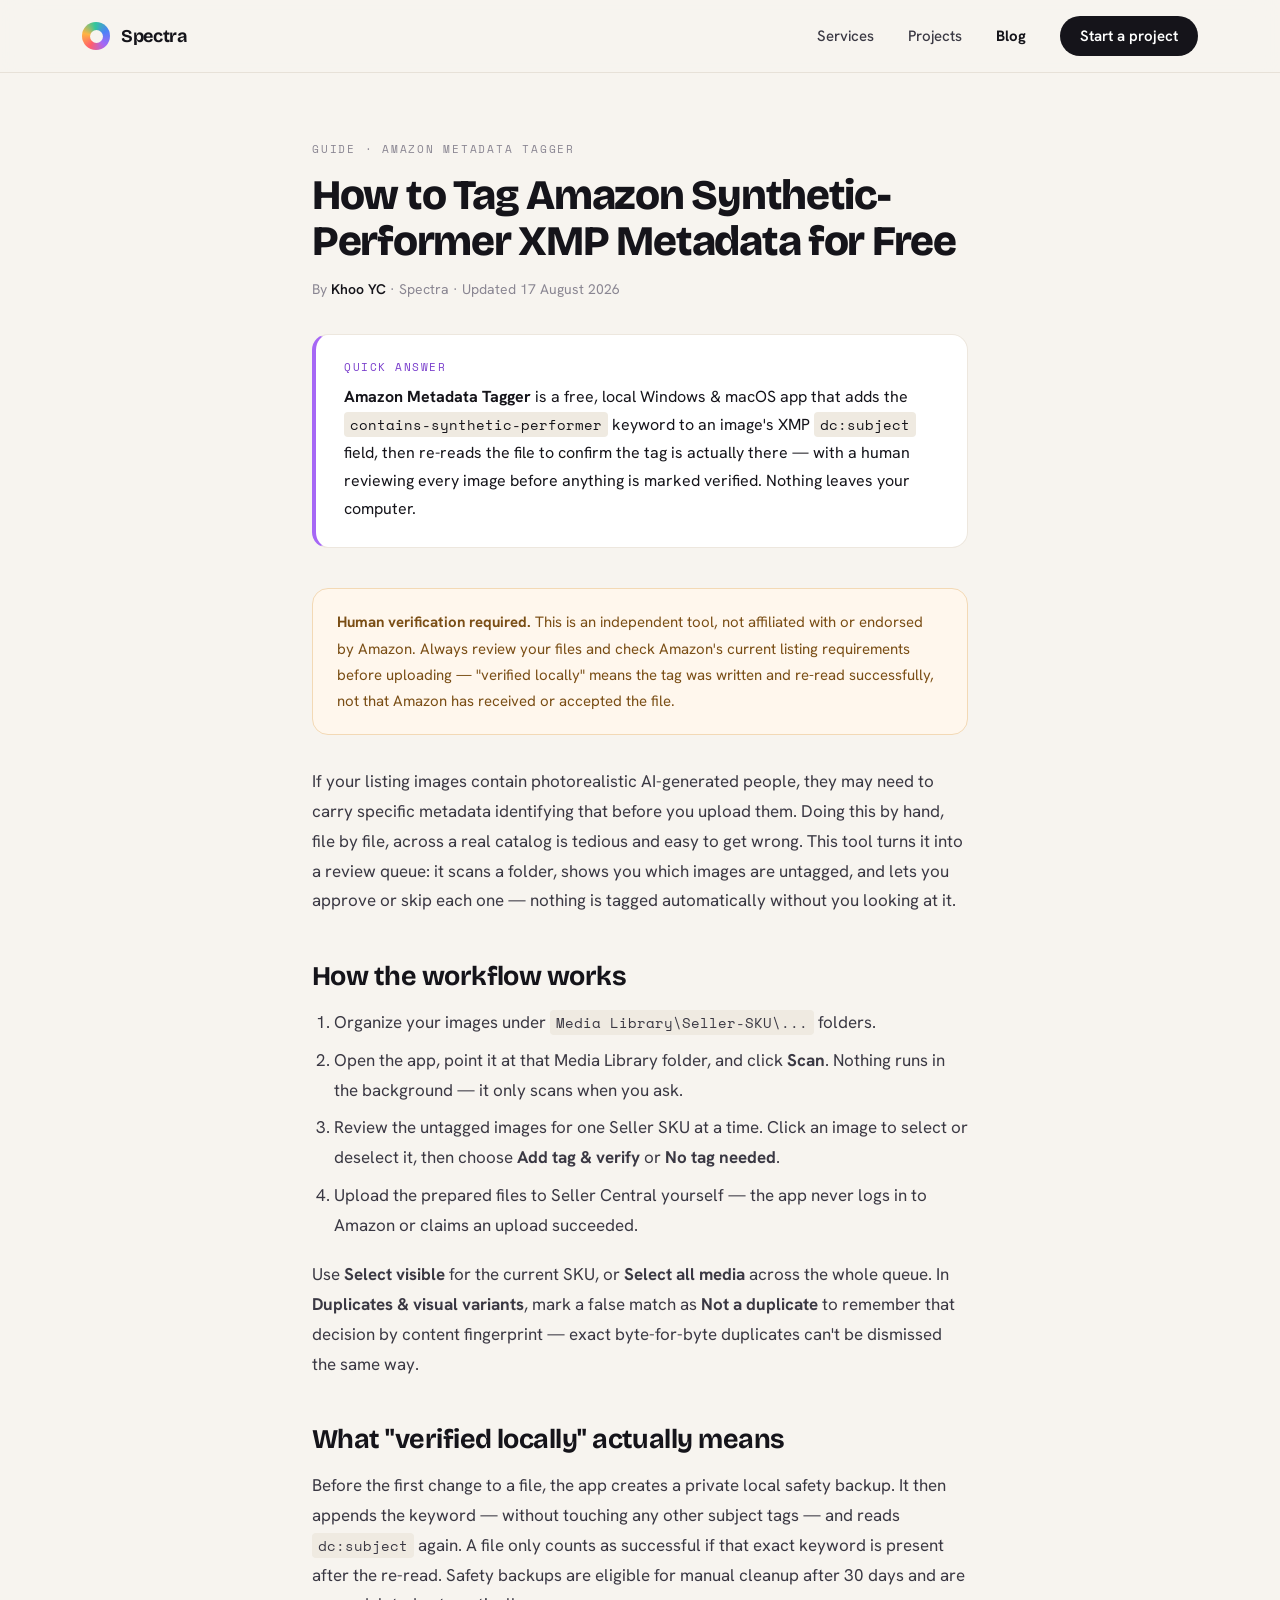
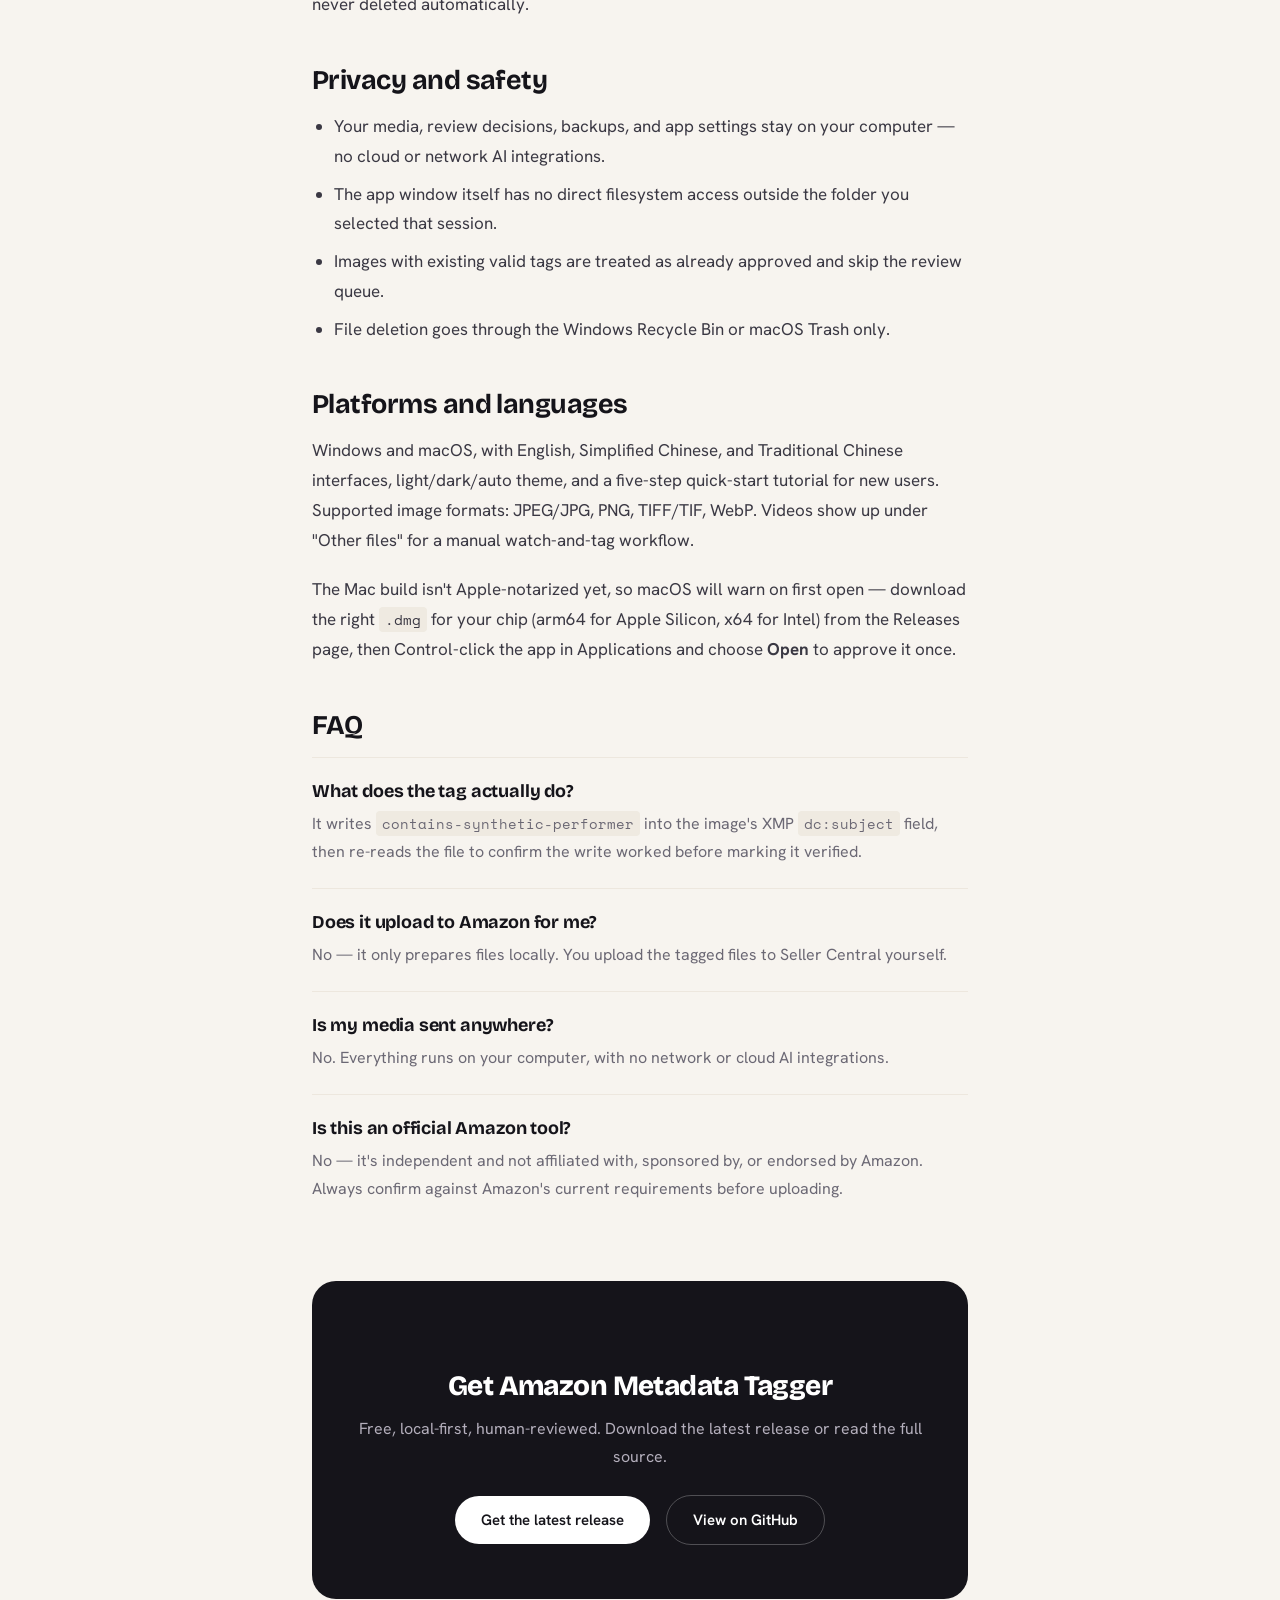
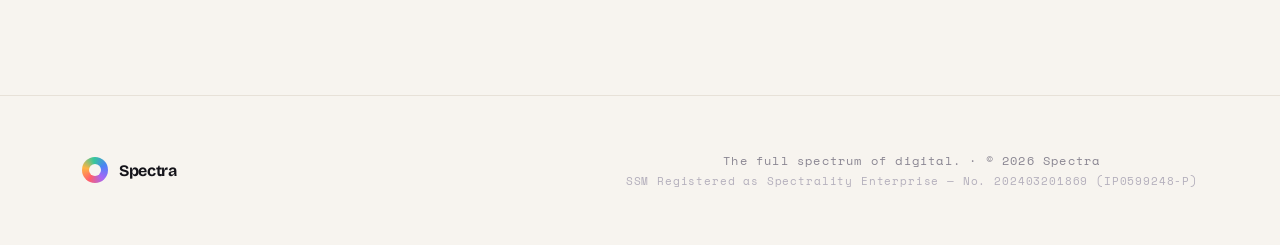
<file: blog/tag-amazon-synthetic-performer-metadata/index.html>
<!DOCTYPE html>
<html lang="en">
<head>
<meta charset="UTF-8">
<meta name="viewport" content="width=device-width, initial-scale=1.0">
<title>How to Tag Amazon Synthetic-Performer XMP Metadata for Free | Spectra</title>
<meta name="description" content="A free, local, human-reviewed Windows & macOS app for flagging AI-generated people in Amazon listing images with the correct XMP metadata keyword before upload.">
<meta name="robots" content="index, follow">
<link rel="canonical" href="https://www.spectramsia.com/blog/tag-amazon-synthetic-performer-metadata/">
<meta name="theme-color" content="#15141A">

<meta property="og:type" content="article">
<meta property="og:site_name" content="Spectra">
<meta property="og:title" content="How to Tag Amazon Synthetic-Performer XMP Metadata for Free">
<meta property="og:description" content="A free, local, human-reviewed desktop app for flagging AI-generated people in listing images before upload.">
<meta property="og:url" content="https://www.spectramsia.com/blog/tag-amazon-synthetic-performer-metadata/">
<meta property="og:locale" content="en_US">
<meta name="twitter:card" content="summary">

<link rel="preconnect" href="https://fonts.googleapis.com">
<link rel="preconnect" href="https://fonts.gstatic.com" crossorigin>
<link href="https://fonts.googleapis.com/css2?family=Bricolage+Grotesque:wght@400;500;700;800&family=Hanken+Grotesk:wght@500;600;700&family=Space+Mono:wght@400;700&display=swap" rel="stylesheet">

<link rel="icon" href="/favicon.ico" sizes="32x32">
<link rel="icon" type="image/png" sizes="16x16" href="/favicon-16x16.png">
<link rel="icon" type="image/png" sizes="32x32" href="/favicon-32x32.png">
<link rel="icon" type="image/png" sizes="48x48" href="/favicon-48x48.png">
<link rel="apple-touch-icon" sizes="180x180" href="/apple-touch-icon.png">

<script type="application/ld+json">
{
  "@context": "https://schema.org",
  "@graph": [
    {
      "@type": "Article",
      "headline": "How to Tag Amazon Synthetic-Performer XMP Metadata for Free",
      "description": "A free, local, human-reviewed Windows & macOS app for flagging AI-generated people in Amazon listing images before upload.",
      "author": { "@type": "Person", "name": "Khoo YC", "url": "https://github.com/khooyc" },
      "publisher": { "@type": "Organization", "name": "Spectra", "url": "https://www.spectramsia.com/" },
      "datePublished": "2026-08-17",
      "dateModified": "2026-08-17",
      "mainEntityOfPage": "https://www.spectramsia.com/blog/tag-amazon-synthetic-performer-metadata/"
    },
    {
      "@type": "FAQPage",
      "mainEntity": [
        {
          "@type": "Question",
          "name": "What does the contains-synthetic-performer tag do?",
          "acceptedAnswer": { "@type": "Answer", "text": "The app writes that exact keyword into the image's XMP dc:subject field, then re-reads the file to confirm the write succeeded before marking it verified locally." }
        },
        {
          "@type": "Question",
          "name": "Does this tool upload to Amazon for me?",
          "acceptedAnswer": { "@type": "Answer", "text": "No. It only prepares files on your computer. You still upload the tagged files to Seller Central yourself." }
        },
        {
          "@type": "Question",
          "name": "Is my media sent anywhere?",
          "acceptedAnswer": { "@type": "Answer", "text": "No — everything runs locally with no network or cloud AI integrations, and the renderer can only access the folder you select during that session." }
        },
        {
          "@type": "Question",
          "name": "Is this an official Amazon tool?",
          "acceptedAnswer": { "@type": "Answer", "text": "No. It's an independent, free tool and is not endorsed by, sponsored by, or affiliated with Amazon. Always confirm against Amazon's current listing requirements before uploading." }
        }
      ]
    }
  ]
}
</script>

<style>
  * { margin:0; padding:0; box-sizing:border-box; }
  html { scroll-behavior:smooth; }
  html, body { overflow-x:hidden; max-width:100%; }
  body { background:#F7F4EF; font-family:'Hanken Grotesk',sans-serif; color:#15141A; -webkit-font-smoothing:antialiased; -webkit-text-size-adjust:100%; }
  ::selection { background:#A667F5; color:#fff; }
  a { text-decoration:none; color:inherit; }
  .btn-dark:hover { background:#2B2933; }

  .nav-toggle-input{ display:none; }
  .nav-toggle-label{ display:none; width:36px; height:36px; align-items:center; justify-content:center; cursor:pointer; border-radius:8px; flex-shrink:0; }
  .nav-toggle-label span, .nav-toggle-label span::before, .nav-toggle-label span::after{
    content:""; display:block; width:20px; height:2px; background:#15141A; border-radius:2px;
    position:relative; transition:transform 0.2s ease, opacity 0.2s ease;
  }
  .nav-toggle-label span::before{ position:absolute; top:-6px; }
  .nav-toggle-label span::after{ position:absolute; top:6px; }
  .mobile-menu{ display:none; }
  @media (max-width:860px){
    .nav-links{ display:none !important; }
    .nav-toggle-label{ display:flex !important; }
    .mobile-menu{ display:block; max-height:0; overflow:hidden; list-style:none; background:#fff; border-top:1px solid #E7E1D8; transition:max-height 0.25s ease; }
    .mobile-menu li{ border-bottom:1px solid #EDE7DE; }
    .mobile-menu a{ display:block; padding:14px 32px; font-size:15px; font-weight:500; }
    .mobile-menu .mm-cta{ font-weight:600; color:#A667F5; }
    .nav-toggle-input:checked ~ .mobile-menu{ max-height:320px; }
    .nav-toggle-input:checked ~ .nav-bar .nav-toggle-label span{ background:transparent; }
    .nav-toggle-input:checked ~ .nav-bar .nav-toggle-label span::before{ transform:translateY(6px) rotate(45deg); }
    .nav-toggle-input:checked ~ .nav-bar .nav-toggle-label span::after{ transform:translateY(-6px) rotate(-45deg); }
  }

  .article{ max-width:720px; margin:0 auto; padding:64px 32px 96px; }
  .article-tag{ font-family:'Space Mono',monospace; font-size:11px; letter-spacing:0.16em; text-transform:uppercase; color:#8A8692; }
  .article h1{ font-family:'Bricolage Grotesque',sans-serif; font-weight:800; font-size:42px; line-height:1.1; letter-spacing:-0.03em; margin:14px 0 16px; }
  .byline{ font-size:14px; color:#8A8692; margin-bottom:36px; }
  .byline a{ color:#15141A; font-weight:600; }
  .article p{ font-size:17px; line-height:1.75; color:#3A3843; margin-bottom:20px; }
  .article h2{ font-family:'Bricolage Grotesque',sans-serif; font-weight:700; font-size:27px; letter-spacing:-0.02em; margin:44px 0 16px; }
  .article h3{ font-family:'Bricolage Grotesque',sans-serif; font-weight:700; font-size:20px; letter-spacing:-0.01em; margin:28px 0 10px; }
  .article ul, .article ol{ margin:0 0 20px 22px; }
  .article li{ font-size:17px; line-height:1.75; color:#3A3843; margin-bottom:8px; }
  .article code{ font-family:'Space Mono',monospace; font-size:14px; background:#EFEAE1; padding:2px 6px; border-radius:4px; }

  .quick-answer{ background:#fff; border:1px solid #EDE7DE; border-left:4px solid #A667F5; border-radius:16px; padding:24px 28px; margin:28px 0 40px; }
  .quick-answer .qa-label{ font-family:'Space Mono',monospace; font-size:11px; letter-spacing:0.14em; text-transform:uppercase; color:#7A3FCC; margin-bottom:8px; display:block; }
  .quick-answer p{ font-size:16px; margin:0; color:#15141A; }

  .warn-box{ background:#FFF7ED; border:1px solid #F3D9B5; border-radius:16px; padding:20px 24px; margin:0 0 32px; }
  .warn-box p{ font-size:15px; margin:0; color:#7A4E15; }

  .faq-item{ border-top:1px solid #EDE7DE; padding:22px 0; }
  .faq-item:last-child{ border-bottom:1px solid #EDE7DE; }
  .faq-item h3{ margin:0 0 8px; font-size:18px; }
  .faq-item p{ font-size:16px; margin:0; color:#6B6874; }

  .cta-card{ background:#15141A; border-radius:24px; padding:44px; text-align:center; margin-top:56px; }
  .cta-card h2{ font-family:'Bricolage Grotesque',sans-serif; font-weight:800; font-size:28px; color:#fff; margin-bottom:12px; letter-spacing:-0.02em; }
  .cta-card p{ color:#B4AFBC; font-size:16px; margin-bottom:24px; }
  .cta-card a{ display:inline-block; font-weight:600; font-size:15px; color:#15141A; background:#fff; padding:14px 26px; border-radius:999px; margin:0 6px 10px; }
  .cta-card a.secondary{ background:transparent; color:#fff; border:1px solid rgba(255,255,255,0.25); }

  @media (max-width:760px){
    .article{ padding:48px 24px 64px; }
    .article h1{ font-size:30px !important; }
    .cta-card{ padding:32px 24px; }
  }

  .footer-inner{ max-width:1180px; margin:0 auto; padding:56px 32px; display:flex; align-items:center; justify-content:space-between; flex-wrap:wrap; gap:12px; }
  @media (max-width:560px){ .footer-inner{ flex-direction:column; text-align:center; padding:40px 24px; } }
</style>
</head>
<body>

<div style="overflow-x:hidden;">

  <input type="checkbox" id="nav-toggle" class="nav-toggle-input">
  <nav class="nav-bar" style="position:sticky;top:0;z-index:50;backdrop-filter:blur(14px);background:rgba(247,244,239,0.9);border-bottom:1px solid #E7E1D8;">
    <div style="max-width:1180px;margin:0 auto;padding:16px 32px;display:flex;align-items:center;justify-content:space-between;">
      <a href="/" style="display:flex;align-items:center;gap:11px;">
        <div style="width:28px;height:28px;border-radius:50%;background:conic-gradient(from 210deg,#FF5D6C,#FFB443,#35C79A,#4C82F7,#A667F5,#FF5D6C);display:flex;align-items:center;justify-content:center;" aria-hidden="true">
          <div style="width:13px;height:13px;border-radius:50%;background:#F7F4EF;"></div>
        </div>
        <span style="font-family:'Bricolage Grotesque',sans-serif;font-weight:700;font-size:18px;letter-spacing:-0.02em;">Spectra</span>
      </a>
      <div class="nav-links" style="display:flex;align-items:center;gap:34px;">
        <a href="/#services" style="font-size:15px;font-weight:500;color:#3A3843;">Services</a>
        <a href="/projects/" style="font-size:15px;font-weight:500;color:#3A3843;">Projects</a>
        <a href="/blog/" style="font-size:15px;font-weight:700;color:#15141A;">Blog</a>
        <a href="/#contact" class="btn-dark" style="font-family:'Hanken Grotesk',sans-serif;font-weight:600;font-size:15px;color:#fff;background:#15141A;padding:10px 20px;border-radius:999px;">Start a project</a>
      </div>
      <label for="nav-toggle" class="nav-toggle-label" aria-label="Toggle menu"><span></span></label>
    </div>
  </nav>
  <ul class="mobile-menu">
    <li><a href="/#services">Services</a></li>
    <li><a href="/projects/">Projects</a></li>
    <li><a href="/blog/">Blog</a></li>
    <li><a href="/#contact" class="mm-cta">Start a project →</a></li>
  </ul>

  <article class="article">
    <span class="article-tag">Guide · Amazon Metadata Tagger</span>
    <h1>How to Tag Amazon Synthetic-Performer XMP Metadata for Free</h1>
    <div class="byline">By <a href="https://github.com/khooyc" target="_blank" rel="noopener">Khoo YC</a> · Spectra · Updated 17 August 2026</div>

    <div class="quick-answer">
      <span class="qa-label">Quick answer</span>
      <p><a href="https://github.com/khooyc/amazon-adding-metadata-tag" target="_blank" rel="noopener"><strong>Amazon Metadata Tagger</strong></a> is a free, local Windows &amp; macOS app that adds the <code>contains-synthetic-performer</code> keyword to an image's XMP <code>dc:subject</code> field, then re-reads the file to confirm the tag is actually there — with a human reviewing every image before anything is marked verified. Nothing leaves your computer.</p>
    </div>

    <div class="warn-box">
      <p><strong>Human verification required.</strong> This is an independent tool, not affiliated with or endorsed by Amazon. Always review your files and check Amazon's current listing requirements before uploading — "verified locally" means the tag was written and re-read successfully, not that Amazon has received or accepted the file.</p>
    </div>

    <p>If your listing images contain photorealistic AI-generated people, they may need to carry specific metadata identifying that before you upload them. Doing this by hand, file by file, across a real catalog is tedious and easy to get wrong. This tool turns it into a review queue: it scans a folder, shows you which images are untagged, and lets you approve or skip each one — nothing is tagged automatically without you looking at it.</p>

    <h2>How the workflow works</h2>
    <ol>
      <li>Organize your images under <code>Media Library\Seller-SKU\...</code> folders.</li>
      <li>Open the app, point it at that Media Library folder, and click <strong>Scan</strong>. Nothing runs in the background — it only scans when you ask.</li>
      <li>Review the untagged images for one Seller SKU at a time. Click an image to select or deselect it, then choose <strong>Add tag &amp; verify</strong> or <strong>No tag needed</strong>.</li>
      <li>Upload the prepared files to Seller Central yourself — the app never logs in to Amazon or claims an upload succeeded.</li>
    </ol>
    <p>Use <strong>Select visible</strong> for the current SKU, or <strong>Select all media</strong> across the whole queue. In <strong>Duplicates &amp; visual variants</strong>, mark a false match as <strong>Not a duplicate</strong> to remember that decision by content fingerprint — exact byte-for-byte duplicates can't be dismissed the same way.</p>

    <h2>What "verified locally" actually means</h2>
    <p>Before the first change to a file, the app creates a private local safety backup. It then appends the keyword — without touching any other subject tags — and reads <code>dc:subject</code> again. A file only counts as successful if that exact keyword is present after the re-read. Safety backups are eligible for manual cleanup after 30 days and are never deleted automatically.</p>

    <h2>Privacy and safety</h2>
    <ul>
      <li>Your media, review decisions, backups, and app settings stay on your computer — no cloud or network AI integrations.</li>
      <li>The app window itself has no direct filesystem access outside the folder you selected that session.</li>
      <li>Images with existing valid tags are treated as already approved and skip the review queue.</li>
      <li>File deletion goes through the Windows Recycle Bin or macOS Trash only.</li>
    </ul>

    <h2>Platforms and languages</h2>
    <p>Windows and macOS, with English, Simplified Chinese, and Traditional Chinese interfaces, light/dark/auto theme, and a five-step quick-start tutorial for new users. Supported image formats: JPEG/JPG, PNG, TIFF/TIF, WebP. Videos show up under "Other files" for a manual watch-and-tag workflow.</p>
    <p>The Mac build isn't Apple-notarized yet, so macOS will warn on first open — download the right <code>.dmg</code> for your chip (arm64 for Apple Silicon, x64 for Intel) from the <a href="https://github.com/khooyc/amazon-adding-metadata-tag/releases" target="_blank" rel="noopener">Releases page</a>, then Control-click the app in Applications and choose <strong>Open</strong> to approve it once.</p>

    <h2>FAQ</h2>
    <div class="faq-item">
      <h3>What does the tag actually do?</h3>
      <p>It writes <code>contains-synthetic-performer</code> into the image's XMP <code>dc:subject</code> field, then re-reads the file to confirm the write worked before marking it verified.</p>
    </div>
    <div class="faq-item">
      <h3>Does it upload to Amazon for me?</h3>
      <p>No — it only prepares files locally. You upload the tagged files to Seller Central yourself.</p>
    </div>
    <div class="faq-item">
      <h3>Is my media sent anywhere?</h3>
      <p>No. Everything runs on your computer, with no network or cloud AI integrations.</p>
    </div>
    <div class="faq-item">
      <h3>Is this an official Amazon tool?</h3>
      <p>No — it's independent and not affiliated with, sponsored by, or endorsed by Amazon. Always confirm against Amazon's current requirements before uploading.</p>
    </div>

    <div class="cta-card">
      <h2>Get Amazon Metadata Tagger</h2>
      <p>Free, local-first, human-reviewed. Download the latest release or read the full source.</p>
      <a href="https://github.com/khooyc/amazon-adding-metadata-tag/releases" target="_blank" rel="noopener">Get the latest release</a>
      <a href="https://github.com/khooyc/amazon-adding-metadata-tag" target="_blank" rel="noopener" class="secondary">View on GitHub</a>
    </div>
  </article>

  <footer style="border-top:1px solid #E7E1D8;">
    <div class="footer-inner">
      <a href="/" style="display:flex;align-items:center;gap:11px;">
        <div style="width:26px;height:26px;border-radius:50%;background:conic-gradient(from 210deg,#FF5D6C,#FFB443,#35C79A,#4C82F7,#A667F5,#FF5D6C);display:flex;align-items:center;justify-content:center;" aria-hidden="true"><div style="width:12px;height:12px;border-radius:50%;background:#F7F4EF;"></div></div>
        <span style="font-family:'Bricolage Grotesque',sans-serif;font-weight:700;font-size:16px;letter-spacing:-0.02em;">Spectra</span>
      </a>
      <div style="text-align:center;">
        <div style="font-family:'Space Mono',monospace;font-size:12px;letter-spacing:0.1em;color:#8A8692;">The full spectrum of digital. · © 2026 Spectra</div>
        <div style="font-family:'Space Mono',monospace;font-size:10.5px;letter-spacing:0.08em;color:#B4AFBC;margin-top:4px;">SSM Registered as Spectrality Enterprise — No. 202403201869 (IP0599248-P)</div>
      </div>
    </div>
  </footer>

</div>
</body>
</html>
</file>
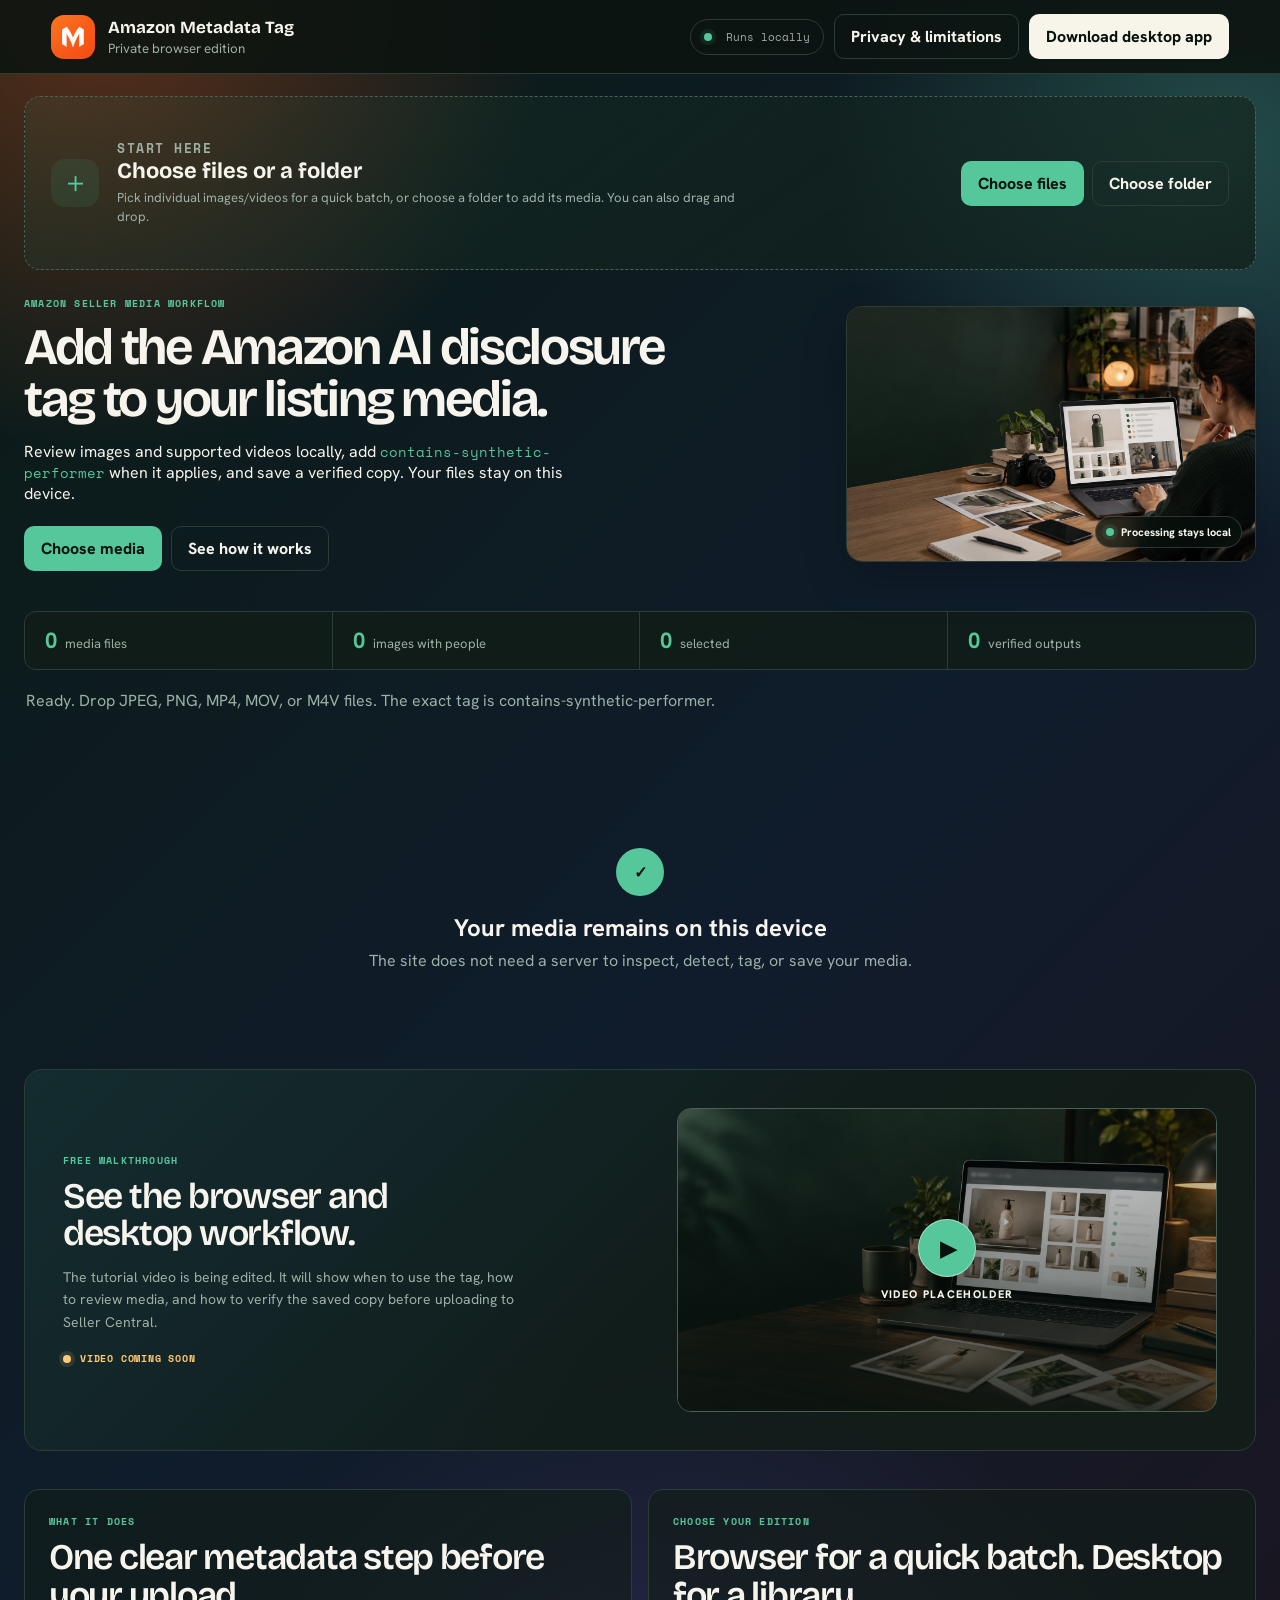
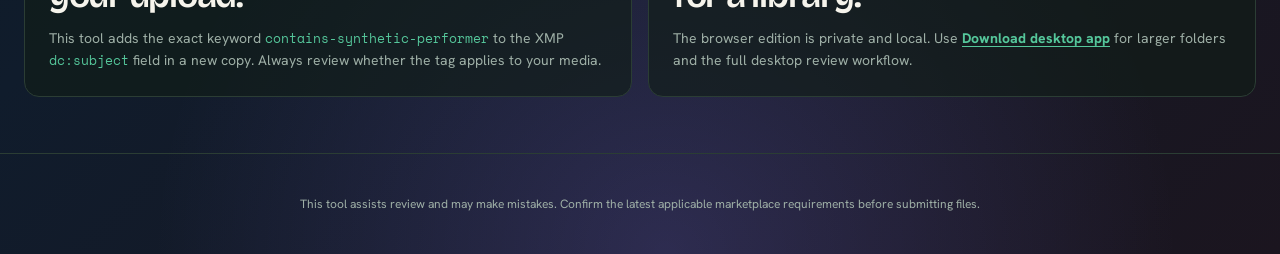
<file: projects/amazon-metadata-tag/index.html>
<!doctype html>
<html lang="en">
  <head>
    <meta charset="UTF-8">
    <meta name="viewport" content="width=device-width, initial-scale=1">
    <meta name="theme-color" content="#12221b">
    <meta name="description" content="Review images and videos locally, add the Amazon synthetic performer XMP tag, verify it, and save processed copies.">
    <meta name="robots" content="index,follow,max-image-preview:large">
    <meta property="og:type" content="website">
    <meta property="og:title" content="Free Amazon AI Metadata Tag Tool | Browser &amp; Desktop">
    <meta property="og:description" content="Review listing media locally, add the exact contains-synthetic-performer XMP keyword when it applies, and save verified copies.">
    <meta property="og:url" content="https://www.spectramsia.com/projects/amazon-metadata-tag/">
    <meta property="og:image" content="https://www.spectramsia.com/projects/amazon-metadata-tag/assets/hero-seller-review.png">
    <meta name="twitter:card" content="summary_large_image">
    <meta name="twitter:title" content="Free Amazon AI Metadata Tag Tool | Browser &amp; Desktop">
    <meta name="twitter:description" content="Review listing media locally, add the exact contains-synthetic-performer XMP keyword when it applies, and save verified copies.">
    <meta name="twitter:image" content="https://www.spectramsia.com/projects/amazon-metadata-tag/assets/hero-seller-review.png">
    <meta http-equiv="Content-Security-Policy" content="default-src 'self'; img-src 'self' blob: data:; media-src 'self' blob:; script-src 'self' 'wasm-unsafe-eval'; style-src 'self'; worker-src 'self' blob:; connect-src 'self'; object-src 'none'; base-uri 'self'; form-action 'none'">
    <title>Free Amazon AI Metadata Tag Tool | Browser &amp; Desktop</title>
    <link rel="canonical" href="https://www.spectramsia.com/apps/amazon-metadata-tag/">
    <link rel="icon" href="assets/logo.png">
    <link rel="manifest" href="manifest.webmanifest">
    <link rel="stylesheet" href="styles.css">
  </head>
  <body>
    <header class="topbar">
      <a class="brand" href="./" aria-label="Amazon Metadata Tag home">
        <img src="assets/logo.png" alt="">
        <span><strong>Amazon Metadata Tag</strong><small>Private browser edition</small></span>
      </a>
      <div class="top-actions">
        <span class="local-chip"><i></i> Runs locally</span>
        <button id="privacy-open" class="button ghost" type="button">Privacy &amp; limitations</button>
        <button id="install-app" class="button secondary" type="button" aria-haspopup="dialog" aria-controls="desktop-dialog">Download desktop app</button>
      </div>
    </header>

    <main>
      <section id="drop-zone" class="drop-zone" aria-labelledby="drop-title">
        <div class="drop-icon" aria-hidden="true">＋</div>
        <div class="drop-copy">
          <p class="eyebrow">Start here</p>
          <h2 id="drop-title">Choose files or a folder</h2>
          <p>Pick individual images/videos for a quick batch, or choose a folder to add its media. You can also drag and drop.</p>
        </div>
        <div class="drop-actions">
          <button id="browse-files" class="button primary" type="button">Choose files</button>
          <button id="browse-folder" class="button ghost" type="button">Choose folder</button>
        </div>
        <input id="file-input" type="file" accept="image/jpeg,image/png,video/mp4,video/quicktime,.jpg,.jpeg,.png,.mp4,.mov,.m4v" multiple hidden>
        <input id="folder-input" type="file" accept="image/jpeg,image/png,video/mp4,video/quicktime,.jpg,.jpeg,.png,.mp4,.mov,.m4v" webkitdirectory directory multiple hidden>
      </section>

      <section class="hero hero-shell">
        <div class="hero-copy">
          <p class="eyebrow">Amazon seller media workflow</p>
          <h1>Add the Amazon AI disclosure tag to your listing media.</h1>
          <p>Review images and supported videos locally, add <code>contains-synthetic-performer</code> when it applies, and save a verified copy. Your files stay on this device.</p>
          <div class="hero-actions">
            <a class="button primary" href="#drop-zone">Choose media</a>
            <a class="button ghost" href="#tutorial">See how it works</a>
          </div>
        </div>
        <figure class="hero-art">
          <img src="assets/hero-seller-review.png" alt="Seller reviewing product images and a video on a laptop">
          <figcaption><span class="hero-status-dot"></span> Processing stays local</figcaption>
        </figure>
      </section>

      <section class="stats" aria-label="Media processing summary">
        <div><strong id="count-images">0</strong><span>media files</span></div>
        <div><strong id="count-people">0</strong><span>images with people</span></div>
        <div><strong id="count-selected">0</strong><span>selected</span></div>
        <div><strong id="count-ready">0</strong><span>verified outputs</span></div>
      </section>

      <section id="actions" class="action-panel" hidden>
        <div class="action-copy">
          <p>Detection is available for images. Videos must be watched in full before they can be selected. You make every tagging decision.</p>
        </div>
        <div class="action-buttons">
          <button id="detect-people" class="button secondary" type="button">Detect people in images</button>
          <button id="select-people" class="button ghost" type="button">Select detected</button>
          <button id="select-all" class="button ghost" type="button">Select review-ready</button>
          <button id="clear-selection" class="button ghost" type="button">Clear</button>
        </div>
        <div class="save-row">
          <label>Save method
            <select id="save-mode">
              <option value="download">Download tagged copies</option>
              <option value="folder">Choose output folder (Chrome/Edge)</option>
            </select>
          </label>
          <button id="process-save" class="button primary" type="button">Tag, verify &amp; save selected</button>
        </div>
        <p class="save-note">Every output adds <code>-tagged</code>; existing names receive a number. Originals are never changed.</p>
      </section>

      <section id="progress-wrap" class="progress-wrap" hidden aria-live="polite">
        <div class="progress-track"><div id="progress-fill"></div></div>
        <span id="progress-label"></span>
      </section>

      <p id="status-message" class="status-message" role="status" aria-live="polite"></p>
      <section id="gallery" class="gallery" aria-label="Selected media"></section>
      <section id="empty-state" class="empty-state">
        <div>✓</div>
        <h2>Your media remains on this device</h2>
        <p>The site does not need a server to inspect, detect, tag, or save your media.</p>
      </section>

      <section id="tutorial" class="tutorial-card" aria-labelledby="tutorial-title">
        <div class="tutorial-copy">
          <p class="eyebrow">Free walkthrough</p>
          <h2 id="tutorial-title">See the browser and desktop workflow.</h2>
          <p>The tutorial video is being edited. It will show when to use the tag, how to review media, and how to verify the saved copy before uploading to Seller Central.</p>
          <p class="tutorial-note"><span class="coming-dot"></span> Video coming soon</p>
        </div>
        <div class="tutorial-frame" aria-label="Tutorial video placeholder">
          <img src="assets/tutorial-video-placeholder.png" alt="Laptop showing a product media review workspace">
          <div class="tutorial-overlay">
            <span class="play-placeholder" aria-hidden="true">▶</span>
            <span>Video placeholder</span>
          </div>
        </div>
      </section>

      <section class="answer-grid" aria-label="About this tool">
        <article>
          <p class="eyebrow">What it does</p>
          <h2>One clear metadata step before your upload.</h2>
          <p>This tool adds the exact keyword <code>contains-synthetic-performer</code> to the XMP <code>dc:subject</code> field in a new copy. Always review whether the tag applies to your media.</p>
        </article>
        <article>
          <p class="eyebrow">Choose your edition</p>
          <h2>Browser for a quick batch. Desktop for a library.</h2>
          <p>The browser edition is private and local. Use <button class="inline-link" type="button" data-open-desktop>Download desktop app</button> for larger folders and the full desktop review workflow.</p>
        </article>
      </section>
    </main>

    <footer>
      <p>This tool assists review and may make mistakes. Confirm the latest applicable marketplace requirements before submitting files.</p>
    </footer>

    <dialog id="desktop-dialog" aria-labelledby="desktop-title" aria-describedby="desktop-description">
      <div class="dialog-content">
        <p class="eyebrow">Desktop edition</p>
        <h2 id="desktop-title">Download for your computer</h2>
        <p id="desktop-description" class="desktop-description">Choose your version, then open the downloaded installer to install the desktop app.</p>
        <div class="desktop-downloads">
          <a class="button primary desktop-download" href="https://github.com/khooyc/amazon-adding-metadata-tag/releases/latest/download/Amazon-Adding-Metadata-Tag-Windows-Setup.exe" target="_blank" rel="noopener noreferrer">
            <strong>Windows</strong><span>Download installer (.exe)</span>
          </a>
          <a class="button ghost desktop-download" href="https://github.com/khooyc/amazon-adding-metadata-tag/releases/latest/download/Amazon-Adding-Metadata-Tag-mac-arm64.dmg" target="_blank" rel="noopener noreferrer">
            <strong>Mac · Apple silicon</strong><span>M1 or newer · Download .dmg</span>
          </a>
          <a class="button ghost desktop-download" href="https://github.com/khooyc/amazon-adding-metadata-tag/releases/latest/download/Amazon-Adding-Metadata-Tag-mac-x64.dmg" target="_blank" rel="noopener noreferrer">
            <strong>Mac · Intel</strong><span>Intel processor · Download .dmg</span>
          </a>
        </div>
        <p class="desktop-help">On a Mac, check Apple menu → About This Mac to find your chip or processor.</p>
        <a class="desktop-release-link" href="https://github.com/khooyc/amazon-adding-metadata-tag/releases/latest" target="_blank" rel="noopener noreferrer">Release notes and all downloads</a>
        <form method="dialog"><button class="button secondary" type="submit">Back to browser tool</button></form>
      </div>
    </dialog>

    <dialog id="privacy-dialog">
      <div class="dialog-content">
        <p class="eyebrow">Privacy &amp; limitations</p>
        <h2>Processing stays in your browser</h2>
        <ul>
          <li>Images and videos are not uploaded by this website.</li>
          <li>Face and body models are served with the site and run locally on images only.</li>
          <li>JPEG, PNG, MP4, MOV, and M4V metadata is supported. Videos must be watched in full before selection.</li>
          <li>Person detection is a recommendation, not proof that a person is AI-generated.</li>
          <li>Always inspect downloaded files before submitting them.</li>
        </ul>
        <button id="dialog-close" class="button primary" type="button">Understood</button>
      </div>
    </dialog>

    <script src="vendor/human.js"></script>
    <script src="people-detector.js"></script>
    <script src="platform-adapter.js"></script>
    <script type="module" src="app.mjs"></script>
  </body>
</html>
</file>
<file: apps/amazon-metadata-tag/styles.css>
:root {
  color-scheme: dark;
  --bg: #0c1410;
  --panel: #111d17;
  --panel-2: #17251e;
  --line: #2b3d34;
  --text: #f6f4ec;
  --muted: #9eafa6;
  --green: #38a37c;
  --green-strong: #55c79b;
  --cream: #f7f4e9;
  --orange: #ff5b25;
  --violet: #8b7cff;
  --font-display: 'Bricolage Grotesque', 'Segoe UI', sans-serif;
  --font-body: 'Hanken Grotesk', 'Segoe UI', sans-serif;
  --font-mono: 'Space Mono', Consolas, monospace;
  --danger: #ff8f81;
  font-family: var(--font-body);
}

@font-face { font-family: 'Bricolage Grotesque'; font-style: normal; font-weight: 200 800; font-display: swap; src: url('assets/fonts/bricolage-grotesque-latin.woff2') format('woff2'); }
@font-face { font-family: 'Hanken Grotesk'; font-style: normal; font-weight: 100 900; font-display: swap; src: url('assets/fonts/hanken-grotesk-latin.woff2') format('woff2'); }
@font-face { font-family: 'Space Mono'; font-style: normal; font-weight: 400; font-display: swap; src: url('assets/fonts/space-mono-regular-latin.woff2') format('woff2'); }
@font-face { font-family: 'Space Mono'; font-style: normal; font-weight: 700; font-display: swap; src: url('assets/fonts/space-mono-bold-latin.woff2') format('woff2'); }

* { box-sizing: border-box; }
[hidden] { display: none !important; }
body { margin: 0; background: radial-gradient(circle at 8% 0%, rgba(255,91,37,.32), transparent 28rem), radial-gradient(circle at 96% 8%, rgba(85,199,155,.28), transparent 25rem), radial-gradient(circle at 52% 100%, rgba(139,124,255,.2), transparent 32rem), linear-gradient(135deg, #0b1b14 0%, #101c2c 54%, #1b151f 100%); color: var(--text); min-height: 100vh; }
button, select { font: inherit; }
button { cursor: pointer; }
button:disabled { cursor: not-allowed; opacity: .45; }

.topbar { height: 74px; padding: 0 clamp(20px, 4vw, 56px); display: flex; align-items: center; justify-content: space-between; border-bottom: 1px solid var(--line); background: rgba(12,20,16,.88); backdrop-filter: blur(18px); position: sticky; top: 0; z-index: 10; }
.brand { color: var(--text); display: flex; align-items: center; gap: 13px; text-decoration: none; }
.brand img { width: 44px; height: 44px; border-radius: 13px; }
.brand span { display: grid; gap: 2px; }
.brand strong { font-family: var(--font-display); font-size: 17px; }
.brand small { color: var(--muted); }
.top-actions { display: flex; align-items: center; gap: 10px; }
.local-chip { border: 1px solid var(--line); border-radius: 999px; padding: 9px 13px; color: var(--muted); font-family: var(--font-mono); font-size: 11px; }
.local-chip i { width: 8px; height: 8px; display: inline-block; margin-right: 7px; border-radius: 50%; background: var(--green-strong); box-shadow: 0 0 0 4px rgba(85,199,155,.1); }

main { width: min(1370px, calc(100% - 48px)); margin: 0 auto; }
.hero { padding: 26px 0 22px; }
.hero-shell { display: grid; grid-template-columns: minmax(0, 1.25fr) minmax(280px, .75fr); align-items: center; gap: clamp(24px, 4vw, 48px); }
.hero-copy { max-width: 680px; }
.eyebrow { margin: 0 0 10px; color: var(--green-strong); font-family: var(--font-mono); font-weight: 700; font-size: 10px; letter-spacing: .12em; text-transform: uppercase; }
.hero h1 { margin: 0; font-family: var(--font-display); font-weight: 650; font-size: clamp(38px, 4vw, 60px); line-height: 1.02; letter-spacing: -.045em; }
.hero > p:last-child { margin: 12px 0 0; color: var(--muted); line-height: 1.55; font-size: 15px; max-width: 760px; }
.hero-copy > p:last-of-type { max-width: 580px; }
.hero-actions { display: flex; flex-wrap: wrap; gap: 9px; margin-top: 22px; }
.hero-actions a { text-decoration: none; }
.hero-art { position: relative; width: min(100%, 410px); aspect-ratio: 16 / 10; justify-self: end; margin: 0; overflow: hidden; border: 1px solid var(--line); border-radius: 16px; background: var(--panel); box-shadow: 0 18px 44px rgba(0,0,0,.22); }
.hero-art img { display: block; width: 100%; height: 100%; object-fit: cover; object-position: center; }
.hero-art::after { position: absolute; inset: 0; content: ""; background: linear-gradient(100deg, rgba(12,20,16,.22), transparent 52%, rgba(12,20,16,.05)); pointer-events: none; }
.hero-art figcaption { position: absolute; right: 13px; bottom: 13px; z-index: 1; display: inline-flex; align-items: center; gap: 7px; padding: 8px 10px; border: 1px solid rgba(255,255,255,.16); border-radius: 999px; color: var(--text); background: rgba(7,17,13,.74); backdrop-filter: blur(10px); font-size: 11px; font-weight: 750; }
.hero-status-dot, .coming-dot { width: 8px; height: 8px; display: inline-block; border-radius: 50%; background: var(--green-strong); box-shadow: 0 0 0 4px rgba(85,199,155,.12); }

.drop-zone { min-height: 174px; border: 1px dashed #496255; border-radius: 16px; background: linear-gradient(145deg, rgba(56,163,124,.09), rgba(17,29,23,.72)); display: grid; grid-template-columns: auto minmax(0, 1fr) auto; align-items: center; gap: 18px; padding: 22px 26px; margin-top: 22px; transition: .2s ease; }
.drop-zone.dragging { border-color: var(--green-strong); background: rgba(56,163,124,.17); transform: scale(1.006); }
.drop-icon { width: 48px; height: 48px; display: grid; place-items: center; border-radius: 14px; color: var(--green-strong); background: rgba(56,163,124,.13); font-size: 29px; }
.drop-copy h2 { margin: 0 0 5px; font-family: var(--font-display); font-size: 22px; }
.drop-copy p { max-width: 650px; margin: 0; color: var(--muted); line-height: 1.45; font-size: 13px; }
.drop-actions { display: flex; flex-wrap: wrap; justify-content: flex-end; gap: 8px; }

.button { border: 1px solid transparent; border-radius: 10px; padding: 11px 16px; font-weight: 750; color: var(--text); background: transparent; }
.button.primary { color: #06120d; background: var(--green-strong); }
.button.primary:hover { background: #6bd6ad; }
.button.secondary { color: #07110d; background: var(--cream); }
.button.ghost { border-color: var(--line); }
.button.ghost:hover { border-color: #567163; background: rgba(255,255,255,.04); }

.stats { display: grid; grid-template-columns: repeat(4, 1fr); margin: 18px 0; border: 1px solid var(--line); border-radius: 12px; overflow: hidden; background: rgba(17,29,23,.86); }
.stats div { display: flex; align-items: baseline; gap: 8px; padding: 14px 20px; border-right: 1px solid var(--line); }
.stats div:last-child { border-right: 0; }
.stats strong { color: var(--green-strong); font-size: 22px; }
.stats span { color: var(--muted); font-size: 13px; }

.action-panel { padding: 16px; border: 1px solid var(--line); border-radius: 12px; background: var(--panel); }
.action-copy > p:last-child { margin: 0; color: var(--muted); line-height: 1.5; font-size: 13px; }
.action-buttons { display: flex; flex-wrap: wrap; gap: 8px; margin-top: 13px; }
.save-row { border-top: 1px solid var(--line); display: flex; align-items: end; justify-content: space-between; gap: 18px; margin-top: 14px; padding-top: 14px; }
.save-row label { display: grid; gap: 7px; color: var(--muted); font-size: 12px; font-weight: 700; }
select { min-width: 275px; border: 1px solid var(--line); border-radius: 9px; padding: 11px 35px 11px 12px; color: var(--text); background: var(--panel-2); }
.save-note { margin: 9px 0 0; color: var(--muted); font-size: 12px; }
code { color: var(--green-strong); font-family: var(--font-mono); font-size: .9em; }

.progress-wrap { display: flex; align-items: center; gap: 14px; margin: 20px 0; color: var(--muted); font-size: 13px; }
.progress-track { flex: 1; height: 8px; overflow: hidden; border-radius: 999px; background: var(--panel-2); }
.progress-track div { width: 0; height: 100%; background: var(--green-strong); transition: width .15s; }
.status-message { min-height: 24px; margin: 20px 2px; color: var(--muted); }
.status-message[data-type="success"] { color: var(--green-strong); }
.status-message[data-type="warning"] { color: #ffc977; }

.gallery { display: grid; grid-template-columns: repeat(auto-fill, minmax(245px, 1fr)); gap: 16px; padding-bottom: 54px; }
.media-card { overflow: hidden; border: 1px solid var(--line); border-radius: 15px; background: var(--panel); transition: .18s; }
.media-card.selected { border-color: var(--green-strong); box-shadow: 0 0 0 2px rgba(85,199,155,.18); }
.card-preview { position: relative; width: 100%; height: 210px; overflow: hidden; background: #09100c; }
.media-preview { display: block; width: 100%; height: 100%; object-fit: contain; }
.card-preview video { background: #050806; }
.check { position: absolute; z-index: 2; right: 12px; top: 12px; width: 27px; height: 27px; border: 2px solid rgba(255,255,255,.8); border-radius: 8px; display: grid; place-items: center; color: #07110d; background: rgba(7,17,13,.55); }
.check:disabled { opacity: .72; cursor: not-allowed; }
.selected .check { border-color: var(--green-strong); background: var(--green-strong); }
.video-warning { position: absolute; left: 9px; bottom: 9px; z-index: 2; max-width: calc(100% - 18px); margin: 0; padding: 6px 9px; border: 1px solid rgba(255,143,129,.7); border-radius: 7px; color: #fff4ef; background: rgba(80,28,22,.88); backdrop-filter: blur(8px); font-size: 9px; font-weight: 850; letter-spacing: .04em; text-transform: uppercase; pointer-events: none; }
.card-body { padding: 14px; }
.card-body h3 { overflow: hidden; margin: 10px 0 5px; text-overflow: ellipsis; white-space: nowrap; font-size: 14px; }
.card-body p { margin: 0; color: var(--muted); font-size: 12px; }
.badges { min-height: 23px; display: flex; flex-wrap: wrap; gap: 5px; }
.badge { max-width: 100%; overflow: hidden; text-overflow: ellipsis; white-space: nowrap; padding: 5px 7px; border: 1px solid var(--line); border-radius: 999px; color: var(--muted); font-size: 10px; font-weight: 800; }
.badge-person { color: #092016; border-color: var(--green-strong); background: var(--green-strong); }
.badge-verified { color: #b7ffde; border-color: #367c61; background: #173b2d; }
.badge-working { color: #ffe0a6; }
.badge-error { color: var(--danger); border-color: #70413c; }
.badge-watch { color: #ffc977; border-color: #70552e; background: #342816; }

.empty-state { padding: 60px 20px 90px; text-align: center; color: var(--muted); }
.empty-state div { width: 48px; height: 48px; margin: auto; display: grid; place-items: center; border-radius: 50%; color: #07110d; background: var(--green-strong); font-weight: 900; }
.empty-state h2 { margin: 16px 0 7px; color: var(--text); }
.empty-state p { margin: 0; }
.tutorial-card { display: grid; grid-template-columns: .82fr 1.18fr; align-items: center; gap: clamp(24px, 4vw, 54px); margin: 8px 0 20px; padding: clamp(20px, 3vw, 38px); border: 1px solid var(--line); border-radius: 18px; background: linear-gradient(135deg, rgba(56,163,124,.12), rgba(17,29,23,.84) 55%); }
.tutorial-copy h2, .answer-grid h2 { margin: 0; font-family: var(--font-display); font-size: clamp(25px, 3vw, 36px); font-weight: 600; line-height: 1.04; letter-spacing: -.035em; }
.tutorial-copy > p:not(.eyebrow):not(.tutorial-note) { margin: 13px 0 0; color: var(--muted); line-height: 1.6; font-size: 14px; }
.tutorial-note { display: inline-flex; align-items: center; gap: 9px; margin: 18px 0 0; color: #ffc977; font-family: var(--font-mono); font-size: 10px; font-weight: 700; text-transform: uppercase; letter-spacing: .08em; }
.coming-dot { background: #ffc977; box-shadow: 0 0 0 4px rgba(255,201,119,.12); }
.tutorial-frame { position: relative; width: min(100%, 540px); justify-self: end; overflow: hidden; aspect-ratio: 16 / 9; border: 1px solid #496255; border-radius: 14px; background: #09100c; }
.tutorial-frame img { display: block; width: 100%; height: 100%; object-fit: cover; }
.tutorial-overlay { position: absolute; inset: 0; display: grid; place-content: center; justify-items: center; gap: 10px; color: var(--text); background: linear-gradient(180deg, rgba(7,17,13,.08), rgba(7,17,13,.72)); font-size: 11px; font-weight: 800; letter-spacing: .12em; text-transform: uppercase; }
.play-placeholder { display: grid; place-items: center; width: 58px; height: 58px; padding-left: 4px; border: 1px solid rgba(255,255,255,.45); border-radius: 50%; color: #07110d; background: var(--green-strong); font-size: 21px; box-shadow: 0 8px 30px rgba(0,0,0,.25); }
.answer-grid { display: grid; grid-template-columns: repeat(2, 1fr); gap: 16px; padding: 18px 0 56px; }
.answer-grid article { padding: 24px; border: 1px solid var(--line); border-radius: 15px; background: rgba(17,29,23,.64); }
.answer-grid article > p:not(.eyebrow) { margin: 13px 0 0; color: var(--muted); line-height: 1.6; font-size: 14px; }
.inline-link { padding: 0; border: 0; color: var(--green-strong); background: transparent; text-decoration: underline; text-underline-offset: 3px; font-weight: 750; }
footer { border-top: 1px solid var(--line); padding: 30px 20px; color: var(--muted); text-align: center; font-size: 12px; }

dialog { width: min(570px, calc(100% - 30px)); border: 1px solid var(--line); border-radius: 18px; padding: 0; color: var(--text); background: var(--panel); }
dialog::backdrop { background: rgba(0,0,0,.72); backdrop-filter: blur(5px); }
.dialog-content { padding: 29px; }
.dialog-content h2 { margin: 0; }
.dialog-content ul { padding-left: 20px; color: var(--muted); line-height: 1.6; }
.desktop-description, .desktop-help { color: var(--muted); line-height: 1.6; }
.desktop-downloads { display: grid; gap: 10px; margin: 22px 0 16px; }
.desktop-download { display: grid; gap: 4px; text-decoration: none; }
.desktop-download span { font-size: 13px; font-weight: 500; }
.desktop-help { font-size: 13px; }
.desktop-release-link { display: inline-block; margin-bottom: 24px; color: var(--green-strong); text-underline-offset: 3px; }
.desktop-download:focus-visible, .desktop-release-link:focus-visible, button:focus-visible { outline: 3px solid var(--green-strong); outline-offset: 4px; }

@media (max-width: 760px) {
  .topbar { height: auto; padding: 14px 18px; align-items: flex-start; }
  .top-actions { flex-shrink: 0; }
  #install-app { max-width: 150px; padding: 9px 12px; font-size: 13px; }
  .brand small, .local-chip, .top-actions .ghost { display: none; }
  main { width: min(100% - 24px, 1180px); }
  .hero { padding-top: 28px; }
  .hero-shell { display: block; }
  .hero h1 { font-size: clamp(38px, 12vw, 56px); }
  .hero-art { width: 100%; max-width: 410px; margin-top: 22px; }
  .drop-zone { grid-template-columns: auto minmax(0, 1fr); min-height: 180px; padding: 20px; }
  .drop-actions { grid-column: 1 / -1; justify-content: flex-start; }
  .stats { grid-template-columns: repeat(2, 1fr); }
  .stats div:nth-child(2) { border-right: 0; }
  .stats div:nth-child(-n+2) { border-bottom: 1px solid var(--line); }
  .save-row { align-items: stretch; flex-direction: column; }
  select { width: 100%; min-width: 0; }
  .tutorial-card, .answer-grid { grid-template-columns: 1fr; }
  .tutorial-frame { order: -1; }
}
</file>
<file: projects/amazon-metadata-tag/styles.css>
:root {
  color-scheme: dark;
  --bg: #0c1410;
  --panel: #111d17;
  --panel-2: #17251e;
  --line: #2b3d34;
  --text: #f6f4ec;
  --muted: #9eafa6;
  --green: #38a37c;
  --green-strong: #55c79b;
  --cream: #f7f4e9;
  --orange: #ff5b25;
  --violet: #8b7cff;
  --font-display: 'Bricolage Grotesque', 'Segoe UI', sans-serif;
  --font-body: 'Hanken Grotesk', 'Segoe UI', sans-serif;
  --font-mono: 'Space Mono', Consolas, monospace;
  --danger: #ff8f81;
  font-family: var(--font-body);
}

@font-face { font-family: 'Bricolage Grotesque'; font-style: normal; font-weight: 200 800; font-display: swap; src: url('assets/fonts/bricolage-grotesque-latin.woff2') format('woff2'); }
@font-face { font-family: 'Hanken Grotesk'; font-style: normal; font-weight: 100 900; font-display: swap; src: url('assets/fonts/hanken-grotesk-latin.woff2') format('woff2'); }
@font-face { font-family: 'Space Mono'; font-style: normal; font-weight: 400; font-display: swap; src: url('assets/fonts/space-mono-regular-latin.woff2') format('woff2'); }
@font-face { font-family: 'Space Mono'; font-style: normal; font-weight: 700; font-display: swap; src: url('assets/fonts/space-mono-bold-latin.woff2') format('woff2'); }

* { box-sizing: border-box; }
[hidden] { display: none !important; }
body { margin: 0; background: radial-gradient(circle at 8% 0%, rgba(255,91,37,.32), transparent 28rem), radial-gradient(circle at 96% 8%, rgba(85,199,155,.28), transparent 25rem), radial-gradient(circle at 52% 100%, rgba(139,124,255,.2), transparent 32rem), linear-gradient(135deg, #0b1b14 0%, #101c2c 54%, #1b151f 100%); color: var(--text); min-height: 100vh; }
button, select { font: inherit; }
button { cursor: pointer; }
button:disabled { cursor: not-allowed; opacity: .45; }

.topbar { height: 74px; padding: 0 clamp(20px, 4vw, 56px); display: flex; align-items: center; justify-content: space-between; border-bottom: 1px solid var(--line); background: rgba(12,20,16,.88); backdrop-filter: blur(18px); position: sticky; top: 0; z-index: 10; }
.brand { color: var(--text); display: flex; align-items: center; gap: 13px; text-decoration: none; }
.brand img { width: 44px; height: 44px; border-radius: 13px; }
.brand span { display: grid; gap: 2px; }
.brand strong { font-family: var(--font-display); font-size: 17px; }
.brand small { color: var(--muted); }
.top-actions { display: flex; align-items: center; gap: 10px; }
.local-chip { border: 1px solid var(--line); border-radius: 999px; padding: 9px 13px; color: var(--muted); font-family: var(--font-mono); font-size: 11px; }
.local-chip i { width: 8px; height: 8px; display: inline-block; margin-right: 7px; border-radius: 50%; background: var(--green-strong); box-shadow: 0 0 0 4px rgba(85,199,155,.1); }

main { width: min(1370px, calc(100% - 48px)); margin: 0 auto; }
.hero { padding: 26px 0 22px; }
.hero-shell { display: grid; grid-template-columns: minmax(0, 1.25fr) minmax(280px, .75fr); align-items: center; gap: clamp(24px, 4vw, 48px); }
.hero-copy { max-width: 680px; }
.eyebrow { margin: 0 0 10px; color: var(--green-strong); font-family: var(--font-mono); font-weight: 700; font-size: 10px; letter-spacing: .12em; text-transform: uppercase; }
.hero h1 { margin: 0; font-family: var(--font-display); font-weight: 650; font-size: clamp(38px, 4vw, 60px); line-height: 1.02; letter-spacing: -.045em; }
.hero > p:last-child { margin: 12px 0 0; color: var(--muted); line-height: 1.55; font-size: 15px; max-width: 760px; }
.hero-copy > p:last-of-type { max-width: 580px; }
.hero-actions { display: flex; flex-wrap: wrap; gap: 9px; margin-top: 22px; }
.hero-actions a { text-decoration: none; }
.hero-art { position: relative; width: min(100%, 410px); aspect-ratio: 16 / 10; justify-self: end; margin: 0; overflow: hidden; border: 1px solid var(--line); border-radius: 16px; background: var(--panel); box-shadow: 0 18px 44px rgba(0,0,0,.22); }
.hero-art img { display: block; width: 100%; height: 100%; object-fit: cover; object-position: center; }
.hero-art::after { position: absolute; inset: 0; content: ""; background: linear-gradient(100deg, rgba(12,20,16,.22), transparent 52%, rgba(12,20,16,.05)); pointer-events: none; }
.hero-art figcaption { position: absolute; right: 13px; bottom: 13px; z-index: 1; display: inline-flex; align-items: center; gap: 7px; padding: 8px 10px; border: 1px solid rgba(255,255,255,.16); border-radius: 999px; color: var(--text); background: rgba(7,17,13,.74); backdrop-filter: blur(10px); font-size: 11px; font-weight: 750; }
.hero-status-dot, .coming-dot { width: 8px; height: 8px; display: inline-block; border-radius: 50%; background: var(--green-strong); box-shadow: 0 0 0 4px rgba(85,199,155,.12); }

.drop-zone { min-height: 174px; border: 1px dashed #496255; border-radius: 16px; background: linear-gradient(145deg, rgba(56,163,124,.09), rgba(17,29,23,.72)); display: grid; grid-template-columns: auto minmax(0, 1fr) auto; align-items: center; gap: 18px; padding: 22px 26px; margin-top: 22px; transition: .2s ease; }
.drop-zone.dragging { border-color: var(--green-strong); background: rgba(56,163,124,.17); transform: scale(1.006); }
.drop-icon { width: 48px; height: 48px; display: grid; place-items: center; border-radius: 14px; color: var(--green-strong); background: rgba(56,163,124,.13); font-size: 29px; }
.drop-copy h2 { margin: 0 0 5px; font-family: var(--font-display); font-size: 22px; }
.drop-copy p { max-width: 650px; margin: 0; color: var(--muted); line-height: 1.45; font-size: 13px; }
.drop-actions { display: flex; flex-wrap: wrap; justify-content: flex-end; gap: 8px; }

.button { border: 1px solid transparent; border-radius: 10px; padding: 11px 16px; font-weight: 750; color: var(--text); background: transparent; }
.button.primary { color: #06120d; background: var(--green-strong); }
.button.primary:hover { background: #6bd6ad; }
.button.secondary { color: #07110d; background: var(--cream); }
.button.ghost { border-color: var(--line); }
.button.ghost:hover { border-color: #567163; background: rgba(255,255,255,.04); }

.stats { display: grid; grid-template-columns: repeat(4, 1fr); margin: 18px 0; border: 1px solid var(--line); border-radius: 12px; overflow: hidden; background: rgba(17,29,23,.86); }
.stats div { display: flex; align-items: baseline; gap: 8px; padding: 14px 20px; border-right: 1px solid var(--line); }
.stats div:last-child { border-right: 0; }
.stats strong { color: var(--green-strong); font-size: 22px; }
.stats span { color: var(--muted); font-size: 13px; }

.action-panel { padding: 16px; border: 1px solid var(--line); border-radius: 12px; background: var(--panel); }
.action-copy > p:last-child { margin: 0; color: var(--muted); line-height: 1.5; font-size: 13px; }
.action-buttons { display: flex; flex-wrap: wrap; gap: 8px; margin-top: 13px; }
.save-row { border-top: 1px solid var(--line); display: flex; align-items: end; justify-content: space-between; gap: 18px; margin-top: 14px; padding-top: 14px; }
.save-row label { display: grid; gap: 7px; color: var(--muted); font-size: 12px; font-weight: 700; }
select { min-width: 275px; border: 1px solid var(--line); border-radius: 9px; padding: 11px 35px 11px 12px; color: var(--text); background: var(--panel-2); }
.save-note { margin: 9px 0 0; color: var(--muted); font-size: 12px; }
code { color: var(--green-strong); font-family: var(--font-mono); font-size: .9em; }

.progress-wrap { display: flex; align-items: center; gap: 14px; margin: 20px 0; color: var(--muted); font-size: 13px; }
.progress-track { flex: 1; height: 8px; overflow: hidden; border-radius: 999px; background: var(--panel-2); }
.progress-track div { width: 0; height: 100%; background: var(--green-strong); transition: width .15s; }
.status-message { min-height: 24px; margin: 20px 2px; color: var(--muted); }
.status-message[data-type="success"] { color: var(--green-strong); }
.status-message[data-type="warning"] { color: #ffc977; }

.gallery { display: grid; grid-template-columns: repeat(auto-fill, minmax(245px, 1fr)); gap: 16px; padding-bottom: 54px; }
.media-card { overflow: hidden; border: 1px solid var(--line); border-radius: 15px; background: var(--panel); transition: .18s; }
.media-card.selected { border-color: var(--green-strong); box-shadow: 0 0 0 2px rgba(85,199,155,.18); }
.card-preview { position: relative; width: 100%; height: 210px; overflow: hidden; background: #09100c; }
.media-preview { display: block; width: 100%; height: 100%; object-fit: contain; }
.card-preview video { background: #050806; }
.check { position: absolute; z-index: 2; right: 12px; top: 12px; width: 27px; height: 27px; border: 2px solid rgba(255,255,255,.8); border-radius: 8px; display: grid; place-items: center; color: #07110d; background: rgba(7,17,13,.55); }
.check:disabled { opacity: .72; cursor: not-allowed; }
.selected .check { border-color: var(--green-strong); background: var(--green-strong); }
.video-warning { position: absolute; left: 9px; bottom: 9px; z-index: 2; max-width: calc(100% - 18px); margin: 0; padding: 6px 9px; border: 1px solid rgba(255,143,129,.7); border-radius: 7px; color: #fff4ef; background: rgba(80,28,22,.88); backdrop-filter: blur(8px); font-size: 9px; font-weight: 850; letter-spacing: .04em; text-transform: uppercase; pointer-events: none; }
.card-body { padding: 14px; }
.card-body h3 { overflow: hidden; margin: 10px 0 5px; text-overflow: ellipsis; white-space: nowrap; font-size: 14px; }
.card-body p { margin: 0; color: var(--muted); font-size: 12px; }
.badges { min-height: 23px; display: flex; flex-wrap: wrap; gap: 5px; }
.badge { max-width: 100%; overflow: hidden; text-overflow: ellipsis; white-space: nowrap; padding: 5px 7px; border: 1px solid var(--line); border-radius: 999px; color: var(--muted); font-size: 10px; font-weight: 800; }
.badge-person { color: #092016; border-color: var(--green-strong); background: var(--green-strong); }
.badge-verified { color: #b7ffde; border-color: #367c61; background: #173b2d; }
.badge-working { color: #ffe0a6; }
.badge-error { color: var(--danger); border-color: #70413c; }
.badge-watch { color: #ffc977; border-color: #70552e; background: #342816; }

.empty-state { padding: 60px 20px 90px; text-align: center; color: var(--muted); }
.empty-state div { width: 48px; height: 48px; margin: auto; display: grid; place-items: center; border-radius: 50%; color: #07110d; background: var(--green-strong); font-weight: 900; }
.empty-state h2 { margin: 16px 0 7px; color: var(--text); }
.empty-state p { margin: 0; }
.tutorial-card { display: grid; grid-template-columns: .82fr 1.18fr; align-items: center; gap: clamp(24px, 4vw, 54px); margin: 8px 0 20px; padding: clamp(20px, 3vw, 38px); border: 1px solid var(--line); border-radius: 18px; background: linear-gradient(135deg, rgba(56,163,124,.12), rgba(17,29,23,.84) 55%); }
.tutorial-copy h2, .answer-grid h2 { margin: 0; font-family: var(--font-display); font-size: clamp(25px, 3vw, 36px); font-weight: 600; line-height: 1.04; letter-spacing: -.035em; }
.tutorial-copy > p:not(.eyebrow):not(.tutorial-note) { margin: 13px 0 0; color: var(--muted); line-height: 1.6; font-size: 14px; }
.tutorial-note { display: inline-flex; align-items: center; gap: 9px; margin: 18px 0 0; color: #ffc977; font-family: var(--font-mono); font-size: 10px; font-weight: 700; text-transform: uppercase; letter-spacing: .08em; }
.coming-dot { background: #ffc977; box-shadow: 0 0 0 4px rgba(255,201,119,.12); }
.tutorial-frame { position: relative; width: min(100%, 540px); justify-self: end; overflow: hidden; aspect-ratio: 16 / 9; border: 1px solid #496255; border-radius: 14px; background: #09100c; }
.tutorial-frame img { display: block; width: 100%; height: 100%; object-fit: cover; }
.tutorial-overlay { position: absolute; inset: 0; display: grid; place-content: center; justify-items: center; gap: 10px; color: var(--text); background: linear-gradient(180deg, rgba(7,17,13,.08), rgba(7,17,13,.72)); font-size: 11px; font-weight: 800; letter-spacing: .12em; text-transform: uppercase; }
.play-placeholder { display: grid; place-items: center; width: 58px; height: 58px; padding-left: 4px; border: 1px solid rgba(255,255,255,.45); border-radius: 50%; color: #07110d; background: var(--green-strong); font-size: 21px; box-shadow: 0 8px 30px rgba(0,0,0,.25); }
.answer-grid { display: grid; grid-template-columns: repeat(2, 1fr); gap: 16px; padding: 18px 0 56px; }
.answer-grid article { padding: 24px; border: 1px solid var(--line); border-radius: 15px; background: rgba(17,29,23,.64); }
.answer-grid article > p:not(.eyebrow) { margin: 13px 0 0; color: var(--muted); line-height: 1.6; font-size: 14px; }
.inline-link { padding: 0; border: 0; color: var(--green-strong); background: transparent; text-decoration: underline; text-underline-offset: 3px; font-weight: 750; }
footer { border-top: 1px solid var(--line); padding: 30px 20px; color: var(--muted); text-align: center; font-size: 12px; }

dialog { width: min(570px, calc(100% - 30px)); border: 1px solid var(--line); border-radius: 18px; padding: 0; color: var(--text); background: var(--panel); }
dialog::backdrop { background: rgba(0,0,0,.72); backdrop-filter: blur(5px); }
.dialog-content { padding: 29px; }
.dialog-content h2 { margin: 0; }
.dialog-content ul { padding-left: 20px; color: var(--muted); line-height: 1.6; }
.desktop-description, .desktop-help { color: var(--muted); line-height: 1.6; }
.desktop-downloads { display: grid; gap: 10px; margin: 22px 0 16px; }
.desktop-download { display: grid; gap: 4px; text-decoration: none; }
.desktop-download span { font-size: 13px; font-weight: 500; }
.desktop-help { font-size: 13px; }
.desktop-release-link { display: inline-block; margin-bottom: 24px; color: var(--green-strong); text-underline-offset: 3px; }
.desktop-download:focus-visible, .desktop-release-link:focus-visible, button:focus-visible { outline: 3px solid var(--green-strong); outline-offset: 4px; }

@media (max-width: 760px) {
  .topbar { height: auto; padding: 14px 18px; align-items: flex-start; }
  .top-actions { flex-shrink: 0; }
  #install-app { max-width: 150px; padding: 9px 12px; font-size: 13px; }
  .brand small, .local-chip, .top-actions .ghost { display: none; }
  main { width: min(100% - 24px, 1180px); }
  .hero { padding-top: 28px; }
  .hero-shell { display: block; }
  .hero h1 { font-size: clamp(38px, 12vw, 56px); }
  .hero-art { width: 100%; max-width: 410px; margin-top: 22px; }
  .drop-zone { grid-template-columns: auto minmax(0, 1fr); min-height: 180px; padding: 20px; }
  .drop-actions { grid-column: 1 / -1; justify-content: flex-start; }
  .stats { grid-template-columns: repeat(2, 1fr); }
  .stats div:nth-child(2) { border-right: 0; }
  .stats div:nth-child(-n+2) { border-bottom: 1px solid var(--line); }
  .save-row { align-items: stretch; flex-direction: column; }
  select { width: 100%; min-width: 0; }
  .tutorial-card, .answer-grid { grid-template-columns: 1fr; }
  .tutorial-frame { order: -1; }
}
</file>
